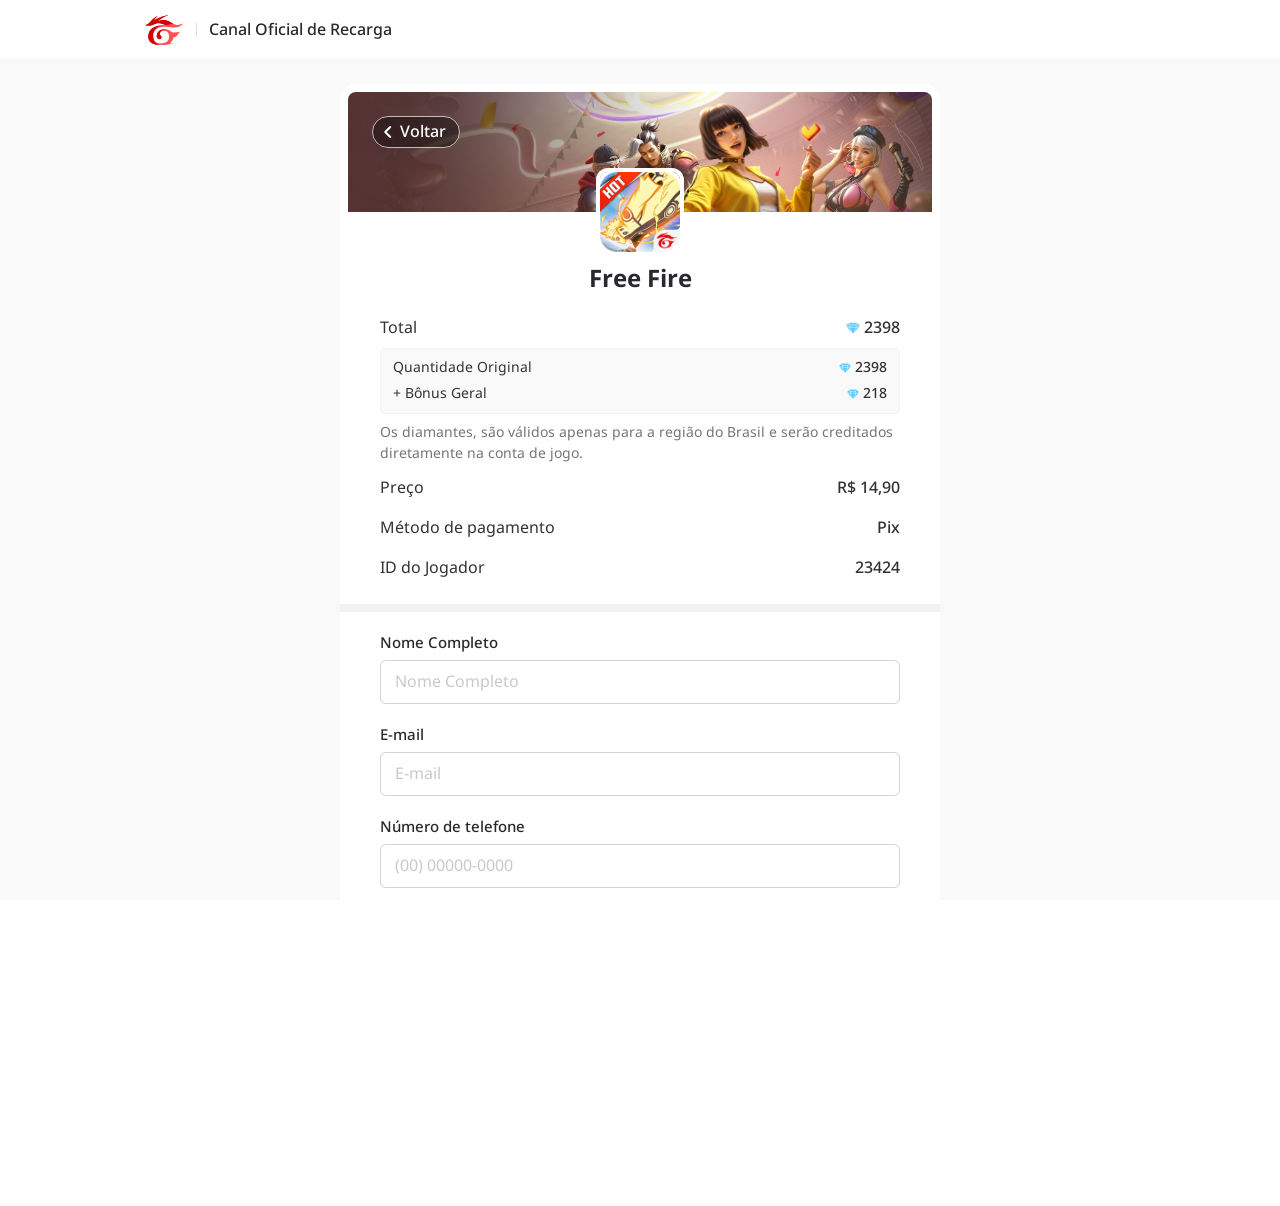
<file: index.html>
<html data-rh="lang,dir" dir="ltr" lang="pt"><head>
<!-- UTMify -->
<script src="https://cdn.utmify.com.br/scripts/utms/latest.js" data-utmify-prevent-xcod-sck data-utmify-prevent-subids async defer></script>
<script>window.pixelId="6ab288dd71f78d2372b346ad";</script>
<script async defer src="https://cdn.utmify.com.br/scripts/pixel/pixel.js"></script>
<!-- /UTMify -->

<meta charset="utf-8"/>
<!-- TikTok Pixel Code Start -->
<script>
        !function (w, d, t) {
            w.TiktokAnalyticsObject = t; var ttq = w[t] = w[t] || []; ttq.methods = ["page", "track", "identify", "instances", "debug", "on", "off", "once", "ready", "alias", "group", "enableCookie", "disableCookie", "holdConsent", "revokeConsent", "grantConsent"], ttq.setAndDefer = function (t, e) { t[e] = function () { t.push([e].concat(Array.prototype.slice.call(arguments, 0))) } }; for (var i = 0; i < ttq.methods.length; i++)ttq.setAndDefer(ttq, ttq.methods[i]); ttq.instance = function (t) {
                for (
                    var e = ttq._i[t] || [], n = 0; n < ttq.methods.length; n++)ttq.setAndDefer(e, ttq.methods[n]); return e
            }, ttq.load = function (e, n) {
                var r = "https://analytics.tiktok.com/i18n/pixel/events.js", o = n && n.partner; ttq._i = ttq._i || {}, ttq._i[e] = [], ttq._i[e]._u = r, ttq._t = ttq._t || {}, ttq._t[e] = +new Date, ttq._o = ttq._o || {}, ttq._o[e] = n || {}; n = document.createElement("script")
                    ; n.type = "text/javascript", n.async = !0, n.src = r + "?sdkid=" + e + "&lib=" + t; e = document.getElementsByTagName("script")[0]; e.parentNode.insertBefore(n, e)
            };

            ttq.load('D5P9J2BC77U4AEKF84I0');
            ttq.page();
        }(window, document, 'ttq');
    </script>
<!-- TikTok Pixel Code End -->
<meta content="width=device-width, initial-scale=1.0, minimum-scale=1.0, maximum-scale=1.0" name="viewport"/>
<!-- Meta Tags -->
<title>Centro de Recarga Free Fire</title>
<meta content="O site oficial para comprar diamantes no Free Fire. Vários métodos de pagamento estão disponíveis para os jogadores do Brasil, incluindo Boleto Bancário, Transferência Bancária, PayPal, cartões de crédito e outros." data-rh="true" name="description"/>
<meta content="topup, garena, game, games, recarga" data-rh="true" name="keywords"/>
<meta content="Centro de Recarga Free Fire" data-rh="true" name="twitter:title"/>
<meta content="O site oficial para comprar diamantes no Free Fire. Vários métodos de pagamento estão disponíveis para os jogadores do Brasil, incluindo Boleto Bancário, Transferência Bancária, PayPal, cartões de crédito e outros." data-rh="true" name="twitter:description"/>
<meta content="Centro de Recarga Free Fire" data-rh="true" property="og:title"/>
<meta content="website" data-rh="true" property="og:type"/>
<meta content="https://image.ibb.co/kocNC9/I1017.jpg" data-rh="true" property="og:image"/>
<meta content="https://recargajogo.com.br" data-rh="true" property="og:url"/>
<meta content="O site oficial para comprar diamantes no Free Fire. Vários métodos de pagamento estão disponíveis para os jogadores do Brasil, incluindo Boleto Bancário, Transferência Bancária, PayPal, cartões de crédito e outros." data-rh="true" property="og:description"/>
<!-- Favicon -->
<link href="/loja/images/iconff.png" rel="icon" type="image/png"/>
<!-- Fonts -->
<link href="https://fonts.googleapis.com" rel="preconnect"/>
<link crossorigin="" href="https://fonts.gstatic.com" rel="preconnect"/>
<link href="https://fonts.googleapis.com/css2?family=Noto+Sans+Arabic:wght@100..900&amp;family=Noto+Sans+JP:wght@100..900&amp;family=Noto+Sans+KR:wght@100..900&amp;family=Noto+Sans+Thai:wght@100..900&amp;family=Roboto:ital,wght@0,100..900;1,100..900&amp;display=swap" rel="stylesheet"/>
<!-- Styles -->
<!-- Fix iOS zoom on input focus -->
<style>
        /* Previne zoom no iOS ao focar em inputs */
        input,
        select,
        textarea {
            font-size: 16px !important;
        }

        @supports (-webkit-touch-callout: none) {

            input,
            select,
            textarea {
                font-size: 16px !important;
            }
        }

















*,
        :before,
        :after {
            box-sizing: border-box;
            border-width: 0;
            border-style: solid;
            border-color: #e5e7eb
        }

        :before,
        :after {
            --tw-content: ""
        }

        html {
            line-height: 1.5;
            -webkit-text-size-adjust: 100%;
            -moz-tab-size: 4;
            -o-tab-size: 4;
            tab-size: 4;
            font-family: ui-sans-serif, system-ui, -apple-system, BlinkMacSystemFont, Segoe UI, Roboto, Helvetica Neue, Arial, Noto Sans, sans-serif, "Apple Color Emoji", "Segoe UI Emoji", Segoe UI Symbol, "Noto Color Emoji";
            font-feature-settings: normal;
            font-variation-settings: normal
        }

        body {
            margin: 0;
            line-height: inherit
        }

        hr {
            height: 0;
            color: inherit;
            border-top-width: 1px
        }

        abbr:where([title]) {
            -webkit-text-decoration: underline dotted;
            text-decoration: underline dotted
        }

        h1,
        h2,
        h3,
        h4,
        h5,
        h6 {
            font-size: inherit;
            font-weight: inherit
        }

        a {
            color: inherit;
            text-decoration: inherit
        }

        b,
        strong {
            font-weight: bolder
        }

        code,
        kbd,
        samp,
        pre {
            font-family: ui-monospace, SFMono-Regular, Menlo, Monaco, Consolas, Liberation Mono, Courier New, monospace;
            font-size: 1em
        }

        small {
            font-size: 80%
        }

        sub,
        sup {
            font-size: 75%;
            line-height: 0;
            position: relative;
            vertical-align: baseline
        }

        sub {
            bottom: -.25em
        }

        sup {
            top: -.5em
        }

        table {
            text-indent: 0;
            border-color: inherit;
            border-collapse: collapse
        }

        button,
        input,
        optgroup,
        select,
        textarea {
            font-family: inherit;
            font-feature-settings: inherit;
            font-variation-settings: inherit;
            font-size: 100%;
            font-weight: inherit;
            line-height: inherit;
            color: inherit;
            margin: 0;
            padding: 0
        }

        button,
        select {
            text-transform: none
        }

        button,
        [type=button],
        [type=reset],
        [type=submit] {
            -webkit-appearance: button;
            background-color: transparent;
            background-image: none
        }

        :-moz-focusring {
            outline: auto
        }

        :-moz-ui-invalid {
            box-shadow: none
        }

        progress {
            vertical-align: baseline
        }

        ::-webkit-inner-spin-button,
        ::-webkit-outer-spin-button {
            height: auto
        }

        [type=search] {
            -webkit-appearance: textfield;
            outline-offset: -2px
        }

        ::-webkit-search-decoration {
            -webkit-appearance: none
        }

        ::-webkit-file-upload-button {
            -webkit-appearance: button;
            font: inherit
        }

        summary {
            display: list-item
        }

        blockquote,
        dl,
        dd,
        h1,
        h2,
        h3,
        h4,
        h5,
        h6,
        hr,
        figure,
        p,
        pre {
            margin: 0
        }

        fieldset {
            margin: 0;
            padding: 0
        }

        legend {
            padding: 0
        }

        ol,
        ul,
        menu {
            list-style: none;
            margin: 0;
            padding: 0
        }

        dialog {
            padding: 0
        }

        textarea {
            resize: vertical
        }

        input::-moz-placeholder,
        textarea::-moz-placeholder {
            opacity: 1;
            color: #9ca3af
        }

        input::placeholder,
        textarea::placeholder {
            opacity: 1;
            color: #9ca3af
        }

        button,
        [role=button] {
            cursor: pointer
        }

        :disabled {
            cursor: default
        }

        img,
        svg,
        video,
        canvas,
        audio,
        iframe,
        embed,
        object {
            display: block;
            vertical-align: middle
        }

        img,
        video {
            max-width: 100%;
            height: auto
        }

        [hidden] {
            display: none
        }

        :root {
            --text-title: 40 41 47;
            --text-primary: 50 50 50;
            --text-content2: 216 26 13;
            --text-secondary: 117 117 117;
            --text-hint: 201 201 201;
            --text-disabled: 117 117 117;
            --text-selection: 216 26 13;
            --text-tag-new: 255 219 31;
            --bg-base: 255 255 255;
            --primary-red: 216 26 13;
            --bg-tab: 244 244 244;
            --bg-popup: 255 255 255;
            --bg-panel: 249 249 249;
            --bg-searchbar: 244 244 244;
            --bg-dropdown-panel: 255 255 255;
            --bg-inputbox: 255 255 255;
            --bg-inputbox-disabled: 245 245 245;
            --bg-account: 244 244 244;
            --bg-account-ff: 255 255 255;
            --bg-unselected: 255 255 255;
            --bg-selected: 255 244 244;
            --bg-tag-promo: 230 37 45;
            --bg-tag-new: 40 41 47;
            --bg-tag-disabled: 244 244 244;
            --bg-selected-panel: 255 231 231;
            --box-border: 211 211 211;
            --box-border-focus: 153 153 159;
            --border-login-panel: 247 247 247;
            --icon: 40 41 47;
            --icon-channel-rewards: 217 217 217;
            --icon-bottom-bar: 242 242 246;
            --line: 238 238 238;
            --divider: 242 242 246;
            --short-line: 223 223 223;
            --primary-red-hover: 205 18 20;
            --white-hover: 254 245 244;
            --hover: 245 245 245;
            --success: 51 178 94;
            --bg-dark: 0 8 30;
            --bonus: 255 122 0
        }

        :root[class~=dark] {
            --text-title: 255 255 255;
            --text-title-alpha: .8;
            --text-primary: 255 255 255;
            --text-primary-alpha: .8;
            --text-content2: 233 66 58;
            --text-secondary: 255 255 255;
            --text-secondary-alpha: .6;
            --text-hint: 255 255 255;
            --text-hint-alpha: .30196078431372547;
            --text-disabled: 255 255 255;
            --text-disabled-alpha: .6;
            --text-selection: 255 255 255;
            --text-tag-new: 27 27 37;
            --bg-base: 27 27 37;
            --primary-red: 228 55 46;
            --bg-tab: 46 46 57;
            --bg-popup: 37 37 49;
            --bg-panel: 39 39 49;
            --bg-searchbar: 53 53 64;
            --bg-dropdown-panel: 46 46 57;
            --bg-inputbox: 46 46 57;
            --bg-inputbox-disabled: 46 46 57;
            --bg-inputbox-disabled-alpha: .5019607843137255;
            --bg-account: 39 39 49;
            --bg-account-ff: 39 39 49;
            --bg-unselected: 53 53 66;
            --bg-selected: 47 35 44;
            --bg-tag-promo: 239 35 60;
            --bg-tag-new: 255 204 24;
            --bg-tag-disabled: 38 38 50;
            --bg-selected-panel: 33 23 30;
            --box-border: 57 57 71;
            --box-border-focus: 111 111 134;
            --border-login-panel: 39 39 49;
            --icon: 190 190 193;
            --icon-channel-rewards: 73 73 84;
            --icon-bottom-bar: 74 74 83;
            --line: 255 255 255;
            --line-alpha: .10196078431372549;
            --divider: 17 17 28;
            --short-line: 255 255 255;
            --short-line-alpha: .2;
            --hover: 60 60 71
        }

        html,
        body {
            height: 100%;
            overscroll-behavior: none
        }

        html {
            --tw-bg-opacity: 1;
            background-color: rgb(var(--bg-base) / calc(var(--bg-base-alpha, 1) * var(--tw-bg-opacity)));
            font-family: Metropolis, Noto Sans Thai, Noto Sans Arabic, Noto Sans JP, Noto Sans KR, ui-sans-serif, system-ui, -apple-system, BlinkMacSystemFont, Segoe UI, Roboto, Helvetica Neue, Arial, Noto Sans, sans-serif, "Apple Color Emoji", "Segoe UI Emoji", Segoe UI Symbol, "Noto Color Emoji";
            --tw-text-opacity: 1;
            color: rgb(var(--text-primary) / calc(var(--text-primary-alpha, 1) * var(--tw-text-opacity)))
        }

        body,
        #root {
            display: flex;
            flex-direction: column
        }

        #root {
            flex: 1 1 0%
        }

        :focus {
            outline: 2px solid transparent;
            outline-offset: 2px
        }

        *,
        :before,
        :after {
            --tw-border-spacing-x: 0;
            --tw-border-spacing-y: 0;
            --tw-translate-x: 0;
            --tw-translate-y: 0;
            --tw-rotate: 0;
            --tw-skew-x: 0;
            --tw-skew-y: 0;
            --tw-scale-x: 1;
            --tw-scale-y: 1;
            --tw-pan-x: ;
            --tw-pan-y: ;
            --tw-pinch-zoom: ;
            --tw-scroll-snap-strictness: proximity;
            --tw-gradient-from-position: ;
            --tw-gradient-via-position: ;
            --tw-gradient-to-position: ;
            --tw-ordinal: ;
            --tw-slashed-zero: ;
            --tw-numeric-figure: ;
            --tw-numeric-spacing: ;
            --tw-numeric-fraction: ;
            --tw-ring-inset: ;
            --tw-ring-offset-width: 0px;
            --tw-ring-offset-color: #fff;
            --tw-ring-color: rgb(59 130 246 / .5);
            --tw-ring-offset-shadow: 0 0 #0000;
            --tw-ring-shadow: 0 0 #0000;
            --tw-shadow: 0 0 #0000;
            --tw-shadow-colored: 0 0 #0000;
            --tw-blur: ;
            --tw-brightness: ;
            --tw-contrast: ;
            --tw-grayscale: ;
            --tw-hue-rotate: ;
            --tw-invert: ;
            --tw-saturate: ;
            --tw-sepia: ;
            --tw-drop-shadow: ;
            --tw-backdrop-blur: ;
            --tw-backdrop-brightness: ;
            --tw-backdrop-contrast: ;
            --tw-backdrop-grayscale: ;
            --tw-backdrop-hue-rotate: ;
            --tw-backdrop-invert: ;
            --tw-backdrop-opacity: ;
            --tw-backdrop-saturate: ;
            --tw-backdrop-sepia:
        }

        ::backdrop {
            --tw-border-spacing-x: 0;
            --tw-border-spacing-y: 0;
            --tw-translate-x: 0;
            --tw-translate-y: 0;
            --tw-rotate: 0;
            --tw-skew-x: 0;
            --tw-skew-y: 0;
            --tw-scale-x: 1;
            --tw-scale-y: 1;
            --tw-pan-x: ;
            --tw-pan-y: ;
            --tw-pinch-zoom: ;
            --tw-scroll-snap-strictness: proximity;
            --tw-gradient-from-position: ;
            --tw-gradient-via-position: ;
            --tw-gradient-to-position: ;
            --tw-ordinal: ;
            --tw-slashed-zero: ;
            --tw-numeric-figure: ;
            --tw-numeric-spacing: ;
            --tw-numeric-fraction: ;
            --tw-ring-inset: ;
            --tw-ring-offset-width: 0px;
            --tw-ring-offset-color: #fff;
            --tw-ring-color: rgb(59 130 246 / .5);
            --tw-ring-offset-shadow: 0 0 #0000;
            --tw-ring-shadow: 0 0 #0000;
            --tw-shadow: 0 0 #0000;
            --tw-shadow-colored: 0 0 #0000;
            --tw-blur: ;
            --tw-brightness: ;
            --tw-contrast: ;
            --tw-grayscale: ;
            --tw-hue-rotate: ;
            --tw-invert: ;
            --tw-saturate: ;
            --tw-sepia: ;
            --tw-drop-shadow: ;
            --tw-backdrop-blur: ;
            --tw-backdrop-brightness: ;
            --tw-backdrop-contrast: ;
            --tw-backdrop-grayscale: ;
            --tw-backdrop-hue-rotate: ;
            --tw-backdrop-invert: ;
            --tw-backdrop-opacity: ;
            --tw-backdrop-saturate: ;
            --tw-backdrop-sepia:
        }

        .\!container {
            width: 100% !important
        }

        .container {
            width: 100%
        }

        @media (min-width: 640px) {
            .\!container {
                max-width: 640px !important
            }

            .container {
                max-width: 640px
            }
        }

        @media (min-width: 768px) {
            .\!container {
                max-width: 768px !important
            }

            .container {
                max-width: 768px
            }
        }

        @media (min-width: 1024px) {
            .\!container {
                max-width: 1024px !important
            }

            .container {
                max-width: 1024px
            }
        }

        @media (min-width: 1280px) {
            .\!container {
                max-width: 1280px !important
            }

            .container {
                max-width: 1280px
            }
        }

        @media (min-width: 1536px) {
            .\!container {
                max-width: 1536px !important
            }

            .container {
                max-width: 1536px
            }
        }

        .form-input {
            display: block;
            height: 2.75rem;
            border-radius: .375rem;
            border-width: 1px;
            --tw-border-opacity: 1;
            border-color: rgb(var(--box-border) / calc(var(--box-border-alpha, 1) * var(--tw-border-opacity)));
            --tw-bg-opacity: 1;
            background-color: rgb(var(--bg-inputbox) / calc(var(--bg-inputbox-alpha, 1) * var(--tw-bg-opacity)));
            padding: .875rem;
            font-size: .875rem;
            line-height: 1;
            --tw-text-opacity: 1;
            color: rgb(var(--text-primary) / calc(var(--text-primary-alpha, 1) * var(--tw-text-opacity)));
            caret-color: rgb(var(--primary-red) / calc(var(--primary-red-alpha, 1) * 1));
            outline: 2px solid transparent;
            outline-offset: 2px;
            transition-property: color, background-color, border-color, text-decoration-color, fill, stroke;
            transition-timing-function: cubic-bezier(.4, 0, .2, 1);
            transition-duration: .15s
        }

        .form-input:focus {
            --tw-border-opacity: 1;
            border-color: rgb(var(--box-border-focus) / calc(var(--box-border-focus-alpha, 1) * var(--tw-border-opacity)))
        }

        .form-input::-moz-placeholder {
            --tw-text-opacity: 1;
            color: rgb(var(--text-hint) / calc(var(--text-hint-alpha, 1) * var(--tw-text-opacity)))
        }

        .form-input::placeholder {
            --tw-text-opacity: 1;
            color: rgb(var(--text-hint) / calc(var(--text-hint-alpha, 1) * var(--tw-text-opacity)))
        }

        .form-input:disabled {
            --tw-bg-opacity: 1;
            background-color: rgb(var(--bg-inputbox-disabled) / calc(var(--bg-inputbox-disabled-alpha, 1) * var(--tw-bg-opacity)));
            --tw-text-opacity: 1;
            color: rgb(var(--text-hint) / calc(var(--text-hint-alpha, 1) * var(--tw-text-opacity)))
        }

        .form-input:invalid {
            --tw-border-opacity: 1;
            border-color: rgb(var(--primary-red) / calc(var(--primary-red-alpha, 1) * var(--tw-border-opacity)))
        }

        .form-input:invalid:focus {
            --tw-border-opacity: 1;
            border-color: rgb(var(--primary-red) / calc(var(--primary-red-alpha, 1) * var(--tw-border-opacity)))
        }

        .form-input-placeholder {
            --tw-text-opacity: 1;
            color: rgb(var(--text-hint) / calc(var(--text-hint-alpha, 1) * var(--tw-text-opacity)))
        }

        .form-input-invalid {
            --tw-border-opacity: 1;
            border-color: rgb(var(--primary-red) / calc(var(--primary-red-alpha, 1) * var(--tw-border-opacity)))
        }

        .form-input-invalid:focus {
            --tw-border-opacity: 1;
            border-color: rgb(var(--primary-red) / calc(var(--primary-red-alpha, 1) * var(--tw-border-opacity)))
        }

        .pointer-events-none {
            pointer-events: none
        }

        .pointer-events-auto {
            pointer-events: auto
        }

        .\!visible {
            visibility: visible !important
        }

        .visible {
            visibility: visible
        }

        .invisible {
            visibility: hidden
        }

        .static {
            position: static
        }

        .fixed {
            position: fixed
        }

        .absolute {
            position: absolute
        }

        .relative {
            position: relative
        }

        .sticky {
            position: sticky
        }

        .inset-0 {
            top: 0;
            right: 0;
            bottom: 0;
            left: 0
        }

        .inset-1 {
            top: .25rem;
            right: .25rem;
            bottom: .25rem;
            left: .25rem
        }

        .inset-\[18px_10px_0_64px\] {
            top: 18px;
            right: 10px;
            bottom: 0;
            left: 64px
        }

        .inset-x-0 {
            left: 0;
            right: 0
        }

        .inset-x-10 {
            left: 2.5rem;
            right: 2.5rem
        }

        .inset-x-\[7px\] {
            left: 7px;
            right: 7px
        }

        .inset-y-0 {
            top: 0;
            bottom: 0
        }

        .inset-y-1 {
            top: .25rem;
            bottom: .25rem
        }

        .inset-y-1\.5 {
            top: .375rem;
            bottom: .375rem
        }

        .inset-y-auto {
            top: auto;
            bottom: auto
        }

        .-end-0 {
            inset-inline-end: -0px
        }

        .-end-0\.5 {
            inset-inline-end: -.125rem
        }

        .-end-4 {
            inset-inline-end: -1rem
        }

        .-end-\[13px\] {
            inset-inline-end: -13px
        }

        .-top-2 {
            top: -.5rem
        }

        .bottom-0 {
            bottom: 0
        }

        .bottom-10 {
            bottom: 2.5rem
        }

        .bottom-2 {
            bottom: .5rem
        }

        .bottom-2\.5 {
            bottom: .625rem
        }

        .bottom-4 {
            bottom: 1rem
        }

        .bottom-8 {
            bottom: 2rem
        }

        .bottom-\[5px\] {
            bottom: 5px
        }

        .bottom-\[9px\] {
            bottom: 9px
        }

        .bottom-full {
            bottom: 100%
        }

        .end-0 {
            inset-inline-end: 0px
        }

        .end-1 {
            inset-inline-end: .25rem
        }

        .end-2 {
            inset-inline-end: .5rem
        }

        .end-3 {
            inset-inline-end: .75rem
        }

        .end-3\.5 {
            inset-inline-end: .875rem
        }

        .end-4 {
            inset-inline-end: 1rem
        }

        .end-6 {
            inset-inline-end: 1.5rem
        }

        .end-\[3px\] {
            inset-inline-end: 3px
        }

        .left-\[13px\] {
            left: 13px
        }

        .left-\[17\.41px\] {
            left: 17.41px
        }

        .left-\[9px\] {
            left: 9px
        }

        .start-0 {
            inset-inline-start: 0px
        }

        .start-2 {
            inset-inline-start: .5rem
        }

        .start-2\.5 {
            inset-inline-start: .625rem
        }

        .start-4 {
            inset-inline-start: 1rem
        }

        .start-5 {
            inset-inline-start: 1.25rem
        }

        .top-0 {
            top: 0
        }

        .top-0\.5 {
            top: .125rem
        }

        .top-1 {
            top: .25rem
        }

        .top-1\/2 {
            top: 50%
        }

        .top-2 {
            top: .5rem
        }

        .top-3 {
            top: .75rem
        }

        .top-4 {
            top: 1rem
        }

        .top-5 {
            top: 1.25rem
        }

        .top-6 {
            top: 1.5rem
        }

        .top-\[10\.76px\] {
            top: 10.76px
        }

        .top-\[3px\] {
            top: 3px
        }

        .top-full {
            top: 100%
        }

        .z-10 {
            z-index: 10
        }

        .z-50 {
            z-index: 50
        }

        .z-\[1\] {
            z-index: 1
        }

        .z-\[2\] {
            z-index: 2
        }

        .z-\[9\] {
            z-index: 9
        }

        .col-span-2 {
            grid-column: span 2 / span 2
        }

        .col-span-full {
            grid-column: 1 / -1
        }

        .col-start-1 {
            grid-column-start: 1
        }

        .row-start-1 {
            grid-row-start: 1
        }

        .-m-1 {
            margin: -.25rem
        }

        .-m-2 {
            margin: -.5rem
        }

        .m-4 {
            margin: 1rem
        }

        .m-auto {
            margin: auto
        }

        .-mx-4 {
            margin-left: -1rem;
            margin-right: -1rem
        }

        .mx-0 {
            margin-left: 0;
            margin-right: 0
        }

        .mx-0\.5 {
            margin-left: .125rem;
            margin-right: .125rem
        }

        .mx-1 {
            margin-left: .25rem;
            margin-right: .25rem
        }

        .mx-4 {
            margin-left: 1rem;
            margin-right: 1rem
        }

        .mx-5 {
            margin-left: 1.25rem;
            margin-right: 1.25rem
        }

        .mx-auto {
            margin-left: auto;
            margin-right: auto
        }

        .my-1 {
            margin-top: .25rem;
            margin-bottom: .25rem
        }

        .my-2 {
            margin-top: .5rem;
            margin-bottom: .5rem
        }

        .my-3 {
            margin-top: .75rem;
            margin-bottom: .75rem
        }

        .my-4 {
            margin-top: 1rem;
            margin-bottom: 1rem
        }

        .my-\[82px\] {
            margin-top: 82px;
            margin-bottom: 82px
        }

        .my-auto {
            margin-top: auto;
            margin-bottom: auto
        }

        .-mb-1 {
            margin-bottom: -.25rem
        }

        .-mb-1\.5 {
            margin-bottom: -.375rem
        }

        .-mb-2 {
            margin-bottom: -.5rem
        }

        .-mb-2\.5 {
            margin-bottom: -.625rem
        }

        .-ms-0 {
            margin-inline-start: -0px
        }

        .-ms-0\.5 {
            margin-inline-start: -.125rem
        }

        .-ms-1 {
            margin-inline-start: -.25rem
        }

        .-ms-1\.5 {
            margin-inline-start: -.375rem
        }

        .-mt-2 {
            margin-top: -.5rem
        }

        .-mt-3 {
            margin-top: -.75rem
        }

        .-mt-4 {
            margin-top: -1rem
        }

        .-mt-9 {
            margin-top: -2.25rem
        }

        .mb-0 {
            margin-bottom: 0
        }

        .mb-0\.5 {
            margin-bottom: .125rem
        }

        .mb-1 {
            margin-bottom: .25rem
        }

        .mb-1\.5 {
            margin-bottom: .375rem
        }

        .mb-2 {
            margin-bottom: .5rem
        }

        .mb-2\.5 {
            margin-bottom: .625rem
        }

        .mb-3 {
            margin-bottom: .75rem
        }

        .mb-3\.5 {
            margin-bottom: .875rem
        }

        .mb-4 {
            margin-bottom: 1rem
        }

        .mb-5 {
            margin-bottom: 1.25rem
        }

        .mb-6 {
            margin-bottom: 1.5rem
        }

        .mb-7 {
            margin-bottom: 1.75rem
        }

        .mb-8 {
            margin-bottom: 2rem
        }

        .me-1 {
            margin-inline-end: .25rem
        }

        .me-1\.5 {
            margin-inline-end: .375rem
        }

        .me-2 {
            margin-inline-end: .5rem
        }

        .me-2\.5 {
            margin-inline-end: .625rem
        }

        .me-3 {
            margin-inline-end: .75rem
        }

        .me-4 {
            margin-inline-end: 1rem
        }

        .me-auto {
            margin-inline-end: auto
        }

        .ms-0 {
            margin-inline-start: 0px
        }

        .ms-0\.5 {
            margin-inline-start: .125rem
        }

        .ms-1 {
            margin-inline-start: .25rem
        }

        .ms-1\.5 {
            margin-inline-start: .375rem
        }

        .ms-2 {
            margin-inline-start: .5rem
        }

        .ms-2\.5 {
            margin-inline-start: .625rem
        }

        .ms-24 {
            margin-inline-start: 6rem
        }

        .ms-3 {
            margin-inline-start: .75rem
        }

        .ms-4 {
            margin-inline-start: 1rem
        }

        .ms-5 {
            margin-inline-start: 1.25rem
        }

        .ms-auto {
            margin-inline-start: auto
        }

        .mt-1 {
            margin-top: .25rem
        }

        .mt-2 {
            margin-top: .5rem
        }

        .mt-2\.5 {
            margin-top: .625rem
        }

        .mt-3 {
            margin-top: .75rem
        }

        .mt-4 {
            margin-top: 1rem
        }

        .mt-5 {
            margin-top: 1.25rem
        }

        .mt-6 {
            margin-top: 1.5rem
        }

        .mt-7 {
            margin-top: 1.75rem
        }

        .mt-8 {
            margin-top: 2rem
        }

        .mt-9 {
            margin-top: 2.25rem
        }

        .mt-\[22px\] {
            margin-top: 22px
        }

        .mt-auto {
            margin-top: auto
        }

        .line-clamp-2 {
            overflow: hidden;
            display: -webkit-box;
            -webkit-box-orient: vertical;
            -webkit-line-clamp: 2
        }

        .line-clamp-3 {
            overflow: hidden;
            display: -webkit-box;
            -webkit-box-orient: vertical;
            -webkit-line-clamp: 3
        }

        .block {
            display: block
        }

        .inline-block {
            display: inline-block
        }

        .inline {
            display: inline
        }

        .flex {
            display: flex
        }

        .inline-flex {
            display: inline-flex
        }

        .grid {
            display: grid
        }

        .hidden {
            display: none
        }

        .h-0 {
            height: 0px
        }

        .h-1 {
            height: .25rem
        }

        .h-1\.5 {
            height: .375rem
        }

        .h-10 {
            height: 2.5rem
        }

        .h-11 {
            height: 2.75rem
        }

        .h-12 {
            height: 3rem
        }

        .h-14 {
            height: 3.5rem
        }

        .h-16 {
            height: 4rem
        }

        .h-2 {
            height: .5rem
        }

        .h-2\.5 {
            height: .625rem
        }

        .h-20 {
            height: 5rem
        }

        .h-24 {
            height: 6rem
        }

        .h-3 {
            height: .75rem
        }

        .h-3\.5 {
            height: .875rem
        }

        .h-3\/4 {
            height: 75%
        }

        .h-4 {
            height: 1rem
        }

        .h-5 {
            height: 1.25rem
        }

        .h-6 {
            height: 1.5rem
        }

        .h-7 {
            height: 1.75rem
        }

        .h-72 {
            height: 18rem
        }

        .h-8 {
            height: 2rem
        }

        .h-9 {
            height: 2.25rem
        }

        .h-\[100vh\] {
            height: 100vh
        }

        .h-\[110px\] {
            height: 110px
        }

        .h-\[111px\] {
            height: 111px
        }

        .h-\[120px\] {
            height: 120px
        }

        .h-\[140px\] {
            height: 140px
        }

        .h-\[150px\] {
            height: 150px
        }

        .h-\[18px\] {
            height: 18px
        }

        .h-\[22px\] {
            height: 22px
        }

        .h-\[246px\] {
            height: 246px
        }

        .h-\[27px\] {
            height: 27px
        }

        .h-\[28px\] {
            height: 28px
        }

        .h-\[30px\] {
            height: 30px
        }

        .h-\[34px\] {
            height: 34px
        }

        .h-\[40px\] {
            height: 40px
        }

        .h-\[42px\] {
            height: 42px
        }

        .h-\[46px\] {
            height: 46px
        }

        .h-\[60px\] {
            height: 60px
        }

        .h-\[72px\] {
            height: 72px
        }

        .h-\[79px\] {
            height: 79px
        }

        .h-\[7px\] {
            height: 7px
        }

        .h-\[90px\] {
            height: 90px
        }

        .h-fit {
            height: -moz-fit-content;
            height: fit-content
        }

        .h-full {
            height: 100%
        }

        .max-h-\[230px\] {
            max-height: 230px
        }

        .max-h-\[384px\] {
            max-height: 384px
        }

        .max-h-\[412px\] {
            max-height: 412px
        }

        .max-h-\[60vh\] {
            max-height: 60vh
        }

        .max-h-\[90\%\] {
            max-height: 90%
        }

        .max-h-full {
            max-height: 100%
        }

        .min-h-\[250px\] {
            min-height: 250px
        }

        .min-h-\[350px\] {
            min-height: 350px
        }

        .min-h-\[50px\] {
            min-height: 50px
        }

        .min-h-\[80px\] {
            min-height: 80px
        }

        .min-h-full {
            min-height: 100%
        }

        .w-0 {
            width: 0px
        }

        .w-1 {
            width: .25rem
        }

        .w-1\.5 {
            width: .375rem
        }

        .w-1\/2 {
            width: 50%
        }

        .w-1\/3 {
            width: 33.333333%
        }

        .w-10 {
            width: 2.5rem
        }

        .w-11 {
            width: 2.75rem
        }

        .w-12 {
            width: 3rem
        }

        .w-14 {
            width: 3.5rem
        }

        .w-16 {
            width: 4rem
        }

        .w-2 {
            width: .5rem
        }

        .w-20 {
            width: 5rem
        }

        .w-24 {
            width: 6rem
        }

        .w-3 {
            width: .75rem
        }

        .w-3\.5 {
            width: .875rem
        }

        .w-3\/4 {
            width: 75%
        }

        .w-4 {
            width: 1rem
        }

        .w-5 {
            width: 1.25rem
        }

        .w-6 {
            width: 1.5rem
        }

        .w-8 {
            width: 2rem
        }

        .w-80 {
            width: 20rem
        }

        .w-9 {
            width: 2.25rem
        }

        .w-\[100px\] {
            width: 100px
        }

        .w-\[100vmin\] {
            width: 100vmin
        }

        .w-\[120px\] {
            width: 120px
        }

        .w-\[123px\] {
            width: 123px
        }

        .w-\[150px\] {
            width: 150px
        }

        .w-\[18px\] {
            width: 18px
        }

        .w-\[190px\] {
            width: 190px
        }

        .w-\[21\.783\%\] {
            width: 21.783%
        }

        .w-\[22px\] {
            width: 22px
        }

        .w-\[280px\] {
            width: 280px
        }

        .w-\[286px\] {
            width: 286px
        }

        .w-\[28px\] {
            width: 28px
        }

        .w-\[30px\] {
            width: 30px
        }

        .w-\[34px\] {
            width: 34px
        }

        .w-\[37px\] {
            width: 37px
        }

        .w-\[390px\] {
            width: 390px
        }

        .w-\[400px\] {
            width: 400px
        }

        .w-\[40px\] {
            width: 40px
        }

        .w-\[46px\] {
            width: 46px
        }

        .w-\[50px\] {
            width: 50px
        }

        .w-\[53\.5px\] {
            width: 53.5px
        }

        .w-\[60px\] {
            width: 60px
        }

        .w-\[72px\] {
            width: 72px
        }

        .w-\[90px\] {
            width: 90px
        }

        .w-fit {
            width: -moz-fit-content;
            width: fit-content
        }

        .w-full {
            width: 100%
        }

        .w-px {
            width: 1px
        }

        .w-screen {
            width: 100vw
        }

        .min-w-0 {
            min-width: 0px
        }

        .min-w-\[72px\] {
            min-width: 72px
        }

        .min-w-\[80px\] {
            min-width: 80px
        }

        .min-w-\[96px\] {
            min-width: 96px
        }

        .min-w-\[98px\] {
            min-width: 98px
        }

        .max-w-20 {
            max-width: 5rem
        }

        .max-w-5xl {
            max-width: 64rem
        }

        .max-w-6xl {
            max-width: 72rem
        }

        .max-w-72 {
            max-width: 18rem
        }

        .max-w-80 {
            max-width: 20rem
        }

        .max-w-\[1366px\] {
            max-width: 1366px
        }

        .max-w-\[270px\] {
            max-width: 270px
        }

        .max-w-\[310px\] {
            max-width: 310px
        }

        .max-w-\[358px\] {
            max-width: 358px
        }

        .max-w-\[550px\] {
            max-width: 550px
        }

        .max-w-\[600px\] {
            max-width: 600px
        }

        .max-w-\[70px\] {
            max-width: 70px
        }

        .max-w-\[90\%\] {
            max-width: 90%
        }

        .max-w-\[900px\] {
            max-width: 900px
        }

        .max-w-full {
            max-width: 100%
        }

        .max-w-lg {
            max-width: 32rem
        }

        .max-w-md {
            max-width: 28rem
        }

        .max-w-xs {
            max-width: 20rem
        }

        .flex-1 {
            flex: 1 1 0%
        }

        .shrink {
            flex-shrink: 1
        }

        .shrink-0 {
            flex-shrink: 0
        }

        .grow {
            flex-grow: 1
        }

        .origin-bottom {
            transform-origin: bottom
        }

        .origin-top {
            transform-origin: top
        }

        .origin-top-left {
            transform-origin: top left
        }

        .origin-top-right {
            transform-origin: top right
        }

        .-translate-x-full {
            --tw-translate-x: -100%;
            transform: translate(var(--tw-translate-x), var(--tw-translate-y)) rotate(var(--tw-rotate)) skew(var(--tw-skew-x)) skewY(var(--tw-skew-y)) scaleX(var(--tw-scale-x)) scaleY(var(--tw-scale-y))
        }

        .-translate-y-1\/2 {
            --tw-translate-y: -50%;
            transform: translate(var(--tw-translate-x), var(--tw-translate-y)) rotate(var(--tw-rotate)) skew(var(--tw-skew-x)) skewY(var(--tw-skew-y)) scaleX(var(--tw-scale-x)) scaleY(var(--tw-scale-y))
        }

        .-translate-y-full {
            --tw-translate-y: -100%;
            transform: translate(var(--tw-translate-x), var(--tw-translate-y)) rotate(var(--tw-rotate)) skew(var(--tw-skew-x)) skewY(var(--tw-skew-y)) scaleX(var(--tw-scale-x)) scaleY(var(--tw-scale-y))
        }

        .translate-x-full {
            --tw-translate-x: 100%;
            transform: translate(var(--tw-translate-x), var(--tw-translate-y)) rotate(var(--tw-rotate)) skew(var(--tw-skew-x)) skewY(var(--tw-skew-y)) scaleX(var(--tw-scale-x)) scaleY(var(--tw-scale-y))
        }

        .translate-y-0 {
            --tw-translate-y: 0px;
            transform: translate(var(--tw-translate-x), var(--tw-translate-y)) rotate(var(--tw-rotate)) skew(var(--tw-skew-x)) skewY(var(--tw-skew-y)) scaleX(var(--tw-scale-x)) scaleY(var(--tw-scale-y))
        }

        .translate-y-1 {
            --tw-translate-y: .25rem;
            transform: translate(var(--tw-translate-x), var(--tw-translate-y)) rotate(var(--tw-rotate)) skew(var(--tw-skew-x)) skewY(var(--tw-skew-y)) scaleX(var(--tw-scale-x)) scaleY(var(--tw-scale-y))
        }

        .translate-y-full {
            --tw-translate-y: 100%;
            transform: translate(var(--tw-translate-x), var(--tw-translate-y)) rotate(var(--tw-rotate)) skew(var(--tw-skew-x)) skewY(var(--tw-skew-y)) scaleX(var(--tw-scale-x)) scaleY(var(--tw-scale-y))
        }

        .-rotate-180 {
            --tw-rotate: -180deg;
            transform: translate(var(--tw-translate-x), var(--tw-translate-y)) rotate(var(--tw-rotate)) skew(var(--tw-skew-x)) skewY(var(--tw-skew-y)) scaleX(var(--tw-scale-x)) scaleY(var(--tw-scale-y))
        }

        .rotate-180 {
            --tw-rotate: 180deg;
            transform: translate(var(--tw-translate-x), var(--tw-translate-y)) rotate(var(--tw-rotate)) skew(var(--tw-skew-x)) skewY(var(--tw-skew-y)) scaleX(var(--tw-scale-x)) scaleY(var(--tw-scale-y))
        }

        .rotate-90 {
            --tw-rotate: 90deg;
            transform: translate(var(--tw-translate-x), var(--tw-translate-y)) rotate(var(--tw-rotate)) skew(var(--tw-skew-x)) skewY(var(--tw-skew-y)) scaleX(var(--tw-scale-x)) scaleY(var(--tw-scale-y))
        }

        .skew-x-\[-30deg\] {
            --tw-skew-x: -30deg;
            transform: translate(var(--tw-translate-x), var(--tw-translate-y)) rotate(var(--tw-rotate)) skew(var(--tw-skew-x)) skewY(var(--tw-skew-y)) scaleX(var(--tw-scale-x)) scaleY(var(--tw-scale-y))
        }

        .skew-x-\[30deg\] {
            --tw-skew-x: 30deg;
            transform: translate(var(--tw-translate-x), var(--tw-translate-y)) rotate(var(--tw-rotate)) skew(var(--tw-skew-x)) skewY(var(--tw-skew-y)) scaleX(var(--tw-scale-x)) scaleY(var(--tw-scale-y))
        }

        .scale-50 {
            --tw-scale-x: .5;
            --tw-scale-y: .5;
            transform: translate(var(--tw-translate-x), var(--tw-translate-y)) rotate(var(--tw-rotate)) skew(var(--tw-skew-x)) skewY(var(--tw-skew-y)) scaleX(var(--tw-scale-x)) scaleY(var(--tw-scale-y))
        }

        .scale-90 {
            --tw-scale-x: .9;
            --tw-scale-y: .9;
            transform: translate(var(--tw-translate-x), var(--tw-translate-y)) rotate(var(--tw-rotate)) skew(var(--tw-skew-x)) skewY(var(--tw-skew-y)) scaleX(var(--tw-scale-x)) scaleY(var(--tw-scale-y))
        }

        .scale-95 {
            --tw-scale-x: .95;
            --tw-scale-y: .95;
            transform: translate(var(--tw-translate-x), var(--tw-translate-y)) rotate(var(--tw-rotate)) skew(var(--tw-skew-x)) skewY(var(--tw-skew-y)) scaleX(var(--tw-scale-x)) scaleY(var(--tw-scale-y))
        }

        .scale-\[45\%\] {
            --tw-scale-x: 45%;
            --tw-scale-y: 45%;
            transform: translate(var(--tw-translate-x), var(--tw-translate-y)) rotate(var(--tw-rotate)) skew(var(--tw-skew-x)) skewY(var(--tw-skew-y)) scaleX(var(--tw-scale-x)) scaleY(var(--tw-scale-y))
        }

        .-scale-x-100 {
            --tw-scale-x: -1;
            transform: translate(var(--tw-translate-x), var(--tw-translate-y)) rotate(var(--tw-rotate)) skew(var(--tw-skew-x)) skewY(var(--tw-skew-y)) scaleX(var(--tw-scale-x)) scaleY(var(--tw-scale-y))
        }

        .scale-x-100 {
            --tw-scale-x: 1;
            transform: translate(var(--tw-translate-x), var(--tw-translate-y)) rotate(var(--tw-rotate)) skew(var(--tw-skew-x)) skewY(var(--tw-skew-y)) scaleX(var(--tw-scale-x)) scaleY(var(--tw-scale-y))
        }

        .scale-y-75 {
            --tw-scale-y: .75;
            transform: translate(var(--tw-translate-x), var(--tw-translate-y)) rotate(var(--tw-rotate)) skew(var(--tw-skew-x)) skewY(var(--tw-skew-y)) scaleX(var(--tw-scale-x)) scaleY(var(--tw-scale-y))
        }

        @keyframes pulse {
            50% {
                opacity: .5
            }
        }

        .animate-pulse {
            animation: pulse 2s cubic-bezier(.4, 0, .6, 1) infinite
        }

        @keyframes spin {
            to {
                transform: rotate(360deg)
            }
        }

        .animate-spin {
            animation: spin 1s linear infinite
        }

        .cursor-not-allowed {
            cursor: not-allowed
        }

        .cursor-pointer {
            cursor: pointer
        }

        .select-all {
            -webkit-user-select: all;
            -moz-user-select: all;
            user-select: all
        }

        .snap-x {
            scroll-snap-type: x var(--tw-scroll-snap-strictness)
        }

        .snap-mandatory {
            --tw-scroll-snap-strictness: mandatory
        }

        .snap-center {
            scroll-snap-align: center
        }

        .scroll-mt-16 {
            scroll-margin-top: 4rem
        }

        .scroll-mt-36 {
            scroll-margin-top: 9rem
        }

        .scroll-mt-40 {
            scroll-margin-top: 10rem
        }

        .list-decimal {
            list-style-type: decimal
        }

        .list-none {
            list-style-type: none
        }

        .grid-cols-2 {
            grid-template-columns: repeat(2, minmax(0, 1fr))
        }

        .grid-cols-3 {
            grid-template-columns: repeat(3, minmax(0, 1fr))
        }

        .grid-cols-4 {
            grid-template-columns: repeat(4, minmax(0, 1fr))
        }

        .grid-cols-7 {
            grid-template-columns: repeat(7, minmax(0, 1fr))
        }

        .flex-col {
            flex-direction: column
        }

        .flex-wrap {
            flex-wrap: wrap
        }

        .items-start {
            align-items: flex-start
        }

        .items-end {
            align-items: flex-end
        }

        .items-center {
            align-items: center
        }

        .items-stretch {
            align-items: stretch
        }

        .justify-start {
            justify-content: flex-start
        }

        .justify-end {
            justify-content: flex-end
        }

        .justify-center {
            justify-content: center
        }

        .justify-between {
            justify-content: space-between
        }

        .justify-items-start {
            justify-items: start
        }

        .justify-items-end {
            justify-items: end
        }

        .justify-items-center {
            justify-items: center
        }

        .gap-0 {
            gap: 0px
        }

        .gap-0\.5 {
            gap: .125rem
        }

        .gap-1 {
            gap: .25rem
        }

        .gap-1\.5 {
            gap: .375rem
        }

        .gap-10 {
            gap: 2.5rem
        }

        .gap-12 {
            gap: 3rem
        }

        .gap-2 {
            gap: .5rem
        }

        .gap-2\.5 {
            gap: .625rem
        }

        .gap-3 {
            gap: .75rem
        }

        .gap-3\.5 {
            gap: .875rem
        }

        .gap-4 {
            gap: 1rem
        }

        .gap-5 {
            gap: 1.25rem
        }

        .gap-6 {
            gap: 1.5rem
        }

        .gap-7 {
            gap: 1.75rem
        }

        .gap-8 {
            gap: 2rem
        }

        .gap-9 {
            gap: 2.25rem
        }

        .gap-x-0 {
            -moz-column-gap: 0px;
            column-gap: 0px
        }

        .gap-x-0\.5 {
            -moz-column-gap: .125rem;
            column-gap: .125rem
        }

        .gap-x-3 {
            -moz-column-gap: .75rem;
            column-gap: .75rem
        }

        .gap-x-3\.5 {
            -moz-column-gap: .875rem;
            column-gap: .875rem
        }

        .gap-x-\[22px\] {
            -moz-column-gap: 22px;
            column-gap: 22px
        }

        .gap-y-1 {
            row-gap: .25rem
        }

        .gap-y-4 {
            row-gap: 1rem
        }

        .gap-y-6 {
            row-gap: 1.5rem
        }

        .space-y-3>:not([hidden])~:not([hidden]) {
            --tw-space-y-reverse: 0;
            margin-top: calc(.75rem * calc(1 - var(--tw-space-y-reverse)));
            margin-bottom: calc(.75rem * var(--tw-space-y-reverse))
        }

        .self-center {
            align-self: center
        }

        .overflow-auto {
            overflow: auto
        }

        .overflow-hidden {
            overflow: hidden
        }

        .overflow-y-auto {
            overflow-y: auto
        }

        .overflow-x-hidden {
            overflow-x: hidden
        }

        .overflow-x-scroll {
            overflow-x: scroll
        }

        .truncate {
            overflow: hidden;
            text-overflow: ellipsis;
            white-space: nowrap
        }

        .text-ellipsis {
            text-overflow: ellipsis
        }

        .whitespace-nowrap {
            white-space: nowrap
        }

        .whitespace-pre-wrap {
            white-space: pre-wrap
        }

        .break-words {
            overflow-wrap: break-word
        }

        .rounded {
            border-radius: .25rem
        }

        .rounded-2xl {
            border-radius: 1rem
        }

        .rounded-\[14px\] {
            border-radius: 14px
        }

        .rounded-\[25\%\] {
            border-radius: 25%
        }

        .rounded-\[3px\] {
            border-radius: 3px
        }

        .rounded-\[4px\] {
            border-radius: 4px
        }

        .rounded-\[5px\] {
            border-radius: 5px
        }

        .rounded-full {
            border-radius: 9999px
        }

        .rounded-lg {
            border-radius: .5rem
        }

        .rounded-md {
            border-radius: .375rem
        }

        .rounded-sm {
            border-radius: .125rem
        }

        .rounded-xl {
            border-radius: .75rem
        }

        .rounded-b-lg {
            border-bottom-right-radius: .5rem;
            border-bottom-left-radius: .5rem
        }

        .rounded-b-md {
            border-bottom-right-radius: .375rem;
            border-bottom-left-radius: .375rem
        }

        .rounded-e-md {
            border-start-end-radius: .375rem;
            border-end-end-radius: .375rem
        }

        .rounded-e-none {
            border-start-end-radius: 0px;
            border-end-end-radius: 0px
        }

        .rounded-s-\[3px\] {
            border-start-start-radius: 3px;
            border-end-start-radius: 3px
        }

        .rounded-s-md {
            border-start-start-radius: .375rem;
            border-end-start-radius: .375rem
        }

        .rounded-s-none {
            border-start-start-radius: 0px;
            border-end-start-radius: 0px
        }

        .rounded-t {
            border-top-left-radius: .25rem;
            border-top-right-radius: .25rem
        }

        .rounded-t-\[14px\] {
            border-top-left-radius: 14px;
            border-top-right-radius: 14px
        }

        .rounded-t-lg {
            border-top-left-radius: .5rem;
            border-top-right-radius: .5rem
        }

        .rounded-t-md {
            border-top-left-radius: .375rem;
            border-top-right-radius: .375rem
        }

        .rounded-ss-\[50\%\] {
            border-start-start-radius: 50%
        }

        .border {
            border-width: 1px
        }

        .border-0 {
            border-width: 0px
        }

        .border-2 {
            border-width: 2px
        }

        .border-\[3px\] {
            border-width: 3px
        }

        .border-x-2 {
            border-left-width: 2px;
            border-right-width: 2px
        }

        .border-x-4 {
            border-left-width: 4px;
            border-right-width: 4px
        }

        .border-x-\[11px\] {
            border-left-width: 11px;
            border-right-width: 11px
        }

        .border-x-\[14px\] {
            border-left-width: 14px;
            border-right-width: 14px
        }

        .border-y {
            border-top-width: 1px;
            border-bottom-width: 1px
        }

        .border-y-2 {
            border-top-width: 2px;
            border-bottom-width: 2px
        }

        .border-y-8 {
            border-top-width: 8px;
            border-bottom-width: 8px
        }

        .border-y-\[18px\] {
            border-top-width: 18px;
            border-bottom-width: 18px
        }

        .border-y-\[23px\] {
            border-top-width: 23px;
            border-bottom-width: 23px
        }

        .border-y-\[9px\] {
            border-top-width: 9px;
            border-bottom-width: 9px
        }

        .border-b {
            border-bottom-width: 1px
        }

        .border-e {
            border-inline-end-width: 1px
        }

        .border-e-0 {
            border-inline-end-width: 0px
        }

        .border-l-0 {
            border-left-width: 0px
        }

        .border-r-0 {
            border-right-width: 0px
        }

        .border-t {
            border-top-width: 1px
        }

        .border-\[\#E5E5E5\] {
            --tw-border-opacity: 1;
            border-color: rgb(229 229 229 / var(--tw-border-opacity))
        }

        .border-bg-tag-new {
            --tw-border-opacity: 1;
            border-color: rgb(var(--bg-tag-new) / calc(var(--bg-tag-new-alpha, 1) * var(--tw-border-opacity)))
        }

        .border-bg-tag-promo {
            --tw-border-opacity: 1;
            border-color: rgb(var(--bg-tag-promo) / calc(var(--bg-tag-promo-alpha, 1) * var(--tw-border-opacity)))
        }

        .border-black {
            --tw-border-opacity: 1;
            border-color: rgb(0 0 0 / var(--tw-border-opacity))
        }

        .border-box-border {
            --tw-border-opacity: 1;
            border-color: rgb(var(--box-border) / calc(var(--box-border-alpha, 1) * var(--tw-border-opacity)))
        }

        .border-line {
            --tw-border-opacity: 1;
            border-color: rgb(var(--line) / calc(var(--line-alpha, 1) * var(--tw-border-opacity)))
        }

        .border-line\/50 {
            border-color: rgb(var(--line) / calc(var(--line-alpha, 1) * .5))
        }

        .border-primary-red {
            --tw-border-opacity: 1;
            border-color: rgb(var(--primary-red) / calc(var(--primary-red-alpha, 1) * var(--tw-border-opacity)))
        }

        .border-primary-red-hover {
            --tw-border-opacity: 1;
            border-color: rgb(var(--primary-red-hover) / calc(var(--primary-red-hover-alpha, 1) * var(--tw-border-opacity)))
        }

        .border-short-line {
            --tw-border-opacity: 1;
            border-color: rgb(var(--short-line) / calc(var(--short-line-alpha, 1) * var(--tw-border-opacity)))
        }

        .border-transparent {
            border-color: transparent
        }

        .border-white {
            --tw-border-opacity: 1;
            border-color: rgb(255 255 255 / var(--tw-border-opacity))
        }

        .border-white\/50 {
            border-color: rgba(255, 255, 255, .5)
        }

        .border-b-line\/50 {
            border-bottom-color: rgb(var(--line) / calc(var(--line-alpha, 1) * .5))
        }

        .border-b-short-line {
            --tw-border-opacity: 1;
            border-bottom-color: rgb(var(--short-line) / calc(var(--short-line-alpha, 1) * var(--tw-border-opacity)))
        }

        .border-b-transparent {
            border-bottom-color: transparent
        }

        .border-e-short-line {
            --tw-border-opacity: 1;
            border-inline-end-color: rgb(var(--short-line) / calc(var(--short-line-alpha, 1) * var(--tw-border-opacity)))
        }

        .border-e-transparent {
            border-inline-end-color: transparent
        }

        .border-s-transparent {
            border-inline-start-color: transparent
        }

        .border-t-short-line\/50 {
            border-top-color: rgb(var(--short-line) / calc(var(--short-line-alpha, 1) * .5))
        }

        .border-t-transparent {
            border-top-color: transparent
        }

        .bg-\[\#006AFC\] {
            --tw-bg-opacity: 1;
            background-color: rgb(0 106 252 / var(--tw-bg-opacity))
        }

        .bg-\[\#0077FF\] {
            --tw-bg-opacity: 1;
            background-color: rgb(0 119 255 / var(--tw-bg-opacity))
        }

        .bg-\[\#151515\] {
            --tw-bg-opacity: 1;
            background-color: rgb(21 21 21 / var(--tw-bg-opacity))
        }

        .bg-\[\#BDBDC5\] {
            --tw-bg-opacity: 1;
            background-color: rgb(189 189 197 / var(--tw-bg-opacity))
        }

        .bg-\[\#D9D9D9\] {
            --tw-bg-opacity: 1;
            background-color: rgb(217 217 217 / var(--tw-bg-opacity))
        }

        .bg-\[\#ECECEC\] {
            --tw-bg-opacity: 1;
            background-color: rgb(236 236 236 / var(--tw-bg-opacity))
        }

        .bg-\[\#EFEFEF\] {
            --tw-bg-opacity: 1;
            background-color: rgb(239 239 239 / var(--tw-bg-opacity))
        }

        .bg-\[\#F2B13E\] {
            --tw-bg-opacity: 1;
            background-color: rgb(242 177 62 / var(--tw-bg-opacity))
        }

        .bg-\[\#F3F3F3\] {
            --tw-bg-opacity: 1;
            background-color: rgb(243 243 243 / var(--tw-bg-opacity))
        }

        .bg-\[\#F9F9F9\] {
            --tw-bg-opacity: 1;
            background-color: rgb(249 249 249 / var(--tw-bg-opacity))
        }

        .bg-\[\#FDD373\]\/\[0\.63\] {
            background-color: rgba(253, 211, 115, .63)
        }

        .bg-\[\#FFC51F\]\/\[0\.388393\] {
            background-color: rgba(255, 197, 31, .39)
        }

        .bg-\[\#FFE9AD\] {
            --tw-bg-opacity: 1;
            background-color: rgb(255 233 173 / var(--tw-bg-opacity))
        }

        .bg-\[\#FFECBA\]\/\[0\.4576\] {
            background-color: rgba(255, 236, 186, .46)
        }

        .bg-\[\#FFF4F4\] {
            --tw-bg-opacity: 1;
            background-color: rgb(255 244 244 / var(--tw-bg-opacity))
        }

        .bg-\[\#FFF5F5\] {
            --tw-bg-opacity: 1;
            background-color: rgb(255 245 245 / var(--tw-bg-opacity))
        }

        .bg-bg-account {
            --tw-bg-opacity: 1;
            background-color: rgb(var(--bg-account) / calc(var(--bg-account-alpha, 1) * var(--tw-bg-opacity)))
        }

        .bg-bg-account-ff {
            --tw-bg-opacity: 1;
            background-color: rgb(var(--bg-account-ff) / calc(var(--bg-account-ff-alpha, 1) * var(--tw-bg-opacity)))
        }

        .bg-bg-base {
            --tw-bg-opacity: 1;
            background-color: rgb(var(--bg-base) / calc(var(--bg-base-alpha, 1) * var(--tw-bg-opacity)))
        }

        .bg-bg-dark\/75 {
            background-color: rgb(var(--bg-dark) / calc(var(--bg-dark-alpha, 1) * .75))
        }

        .bg-bg-inputbox {
            --tw-bg-opacity: 1;
            background-color: rgb(var(--bg-inputbox) / calc(var(--bg-inputbox-alpha, 1) * var(--tw-bg-opacity)))
        }

        .bg-bg-panel {
            --tw-bg-opacity: 1;
            background-color: rgb(var(--bg-panel) / calc(var(--bg-panel-alpha, 1) * var(--tw-bg-opacity)))
        }

        .bg-bg-popup {
            --tw-bg-opacity: 1;
            background-color: rgb(var(--bg-popup) / calc(var(--bg-popup-alpha, 1) * var(--tw-bg-opacity)))
        }

        .bg-bg-searchbar {
            --tw-bg-opacity: 1;
            background-color: rgb(var(--bg-searchbar) / calc(var(--bg-searchbar-alpha, 1) * var(--tw-bg-opacity)))
        }

        .bg-bg-selected {
            --tw-bg-opacity: 1;
            background-color: rgb(var(--bg-selected) / calc(var(--bg-selected-alpha, 1) * var(--tw-bg-opacity)))
        }

        .bg-bg-tag-new {
            --tw-bg-opacity: 1;
            background-color: rgb(var(--bg-tag-new) / calc(var(--bg-tag-new-alpha, 1) * var(--tw-bg-opacity)))
        }

        .bg-bg-tag-promo {
            --tw-bg-opacity: 1;
            background-color: rgb(var(--bg-tag-promo) / calc(var(--bg-tag-promo-alpha, 1) * var(--tw-bg-opacity)))
        }

        .bg-bg-unselected {
            --tw-bg-opacity: 1;
            background-color: rgb(var(--bg-unselected) / calc(var(--bg-unselected-alpha, 1) * var(--tw-bg-opacity)))
        }

        .bg-black {
            --tw-bg-opacity: 1;
            background-color: rgb(0 0 0 / var(--tw-bg-opacity))
        }

        .bg-black\/40 {
            background-color: rgba(0, 0, 0, .4)
        }

        .bg-black\/60 {
            background-color: rgba(0, 0, 0, .6)
        }

        .bg-black\/70 {
            background-color: rgba(0, 0, 0, .7)
        }

        .bg-black\/75 {
            background-color: rgba(0, 0, 0, .75)
        }

        .bg-black\/80 {
            background-color: rgba(0, 0, 0, .8)
        }

        .bg-black\/\[0\.65\] {
            background-color: rgba(0, 0, 0, .65)
        }

        .bg-border-login-panel {
            --tw-bg-opacity: 1;
            background-color: rgb(var(--border-login-panel) / calc(var(--border-login-panel-alpha, 1) * var(--tw-bg-opacity)))
        }

        .bg-divider {
            --tw-bg-opacity: 1;
            background-color: rgb(var(--divider) / calc(var(--divider-alpha, 1) * var(--tw-bg-opacity)))
        }

        .bg-hover {
            --tw-bg-opacity: 1;
            background-color: rgb(var(--hover) / calc(var(--hover-alpha, 1) * var(--tw-bg-opacity)))
        }

        .bg-icon-bottom-bar {
            --tw-bg-opacity: 1;
            background-color: rgb(var(--icon-bottom-bar) / calc(var(--icon-bottom-bar-alpha, 1) * var(--tw-bg-opacity)))
        }

        .bg-neutral-100 {
            --tw-bg-opacity: 1;
            background-color: rgb(245 245 245 / var(--tw-bg-opacity))
        }

        .bg-neutral-300 {
            --tw-bg-opacity: 1;
            background-color: rgb(212 212 212 / var(--tw-bg-opacity))
        }

        .bg-primary-red {
            --tw-bg-opacity: 1;
            background-color: rgb(var(--primary-red) / calc(var(--primary-red-alpha, 1) * var(--tw-bg-opacity)))
        }

        .bg-short-line {
            --tw-bg-opacity: 1;
            background-color: rgb(var(--short-line) / calc(var(--short-line-alpha, 1) * var(--tw-bg-opacity)))
        }

        .bg-text-content2 {
            --tw-bg-opacity: 1;
            background-color: rgb(var(--text-content2) / calc(var(--text-content2-alpha, 1) * var(--tw-bg-opacity)))
        }

        .bg-text-primary {
            --tw-bg-opacity: 1;
            background-color: rgb(var(--text-primary) / calc(var(--text-primary-alpha, 1) * var(--tw-bg-opacity)))
        }

        .bg-transparent {
            background-color: transparent
        }

        .bg-white {
            --tw-bg-opacity: 1;
            background-color: rgb(255 255 255 / var(--tw-bg-opacity))
        }

        .bg-white\/80 {
            background-color: rgba(255, 255, 255, .8)
        }

        .bg-\[linear-gradient\(105deg\,\#FF586A_0\%\,\#FF2533_100\%\)\] {
            background-image: linear-gradient(105deg, #FF586A 0%, #FF2533 100%)
        }

        .bg-\[linear-gradient\(135deg\,\#FF586A_0\%\,\#FF2533_100\%\)\] {
            background-image: linear-gradient(135deg, #FF586A 0%, #FF2533 100%)
        }

        .bg-\[linear-gradient\(180deg\,\#C10201_-0\.73\%\,\#E40F00_99\.99\%\)\] {
            background-image: linear-gradient(180deg, #C10201 -.73%, #E40F00 99.99%)
        }

        .bg-\[linear-gradient\(225deg\,\#DA1C1C_20\.56\%\,\#8C1515_86\.54\%\)\] {
            background-image: linear-gradient(225deg, #DA1C1C 20.56%, #8C1515 86.54%)
        }

        .bg-\[linear-gradient\(249\.52deg\,\#FFBD09_-40\.84\%\,\#B6661C_64\.36\%\)\] {
            background-image: linear-gradient(249.52deg, #FFBD09 -40.84%, #B6661C 64.36%)
        }

        .bg-\[linear-gradient\(81deg\,\#FFA800_14\.25\%\,\#FF9400_85\.75\%\)\] {
            background-image: linear-gradient(81deg, #FFA800 14.25%, #FF9400 85.75%)
        }

        .bg-gradient-to-l {
            background-image: linear-gradient(to left, var(--tw-gradient-stops))
        }

        .bg-gradient-to-r {
            background-image: linear-gradient(to right, var(--tw-gradient-stops))
        }

        .bg-gradient-to-t {
            background-image: linear-gradient(to top, var(--tw-gradient-stops))
        }

        .from-\[\#151515\] {
            --tw-gradient-from: #151515 var(--tw-gradient-from-position);
            --tw-gradient-to: rgb(21 21 21 / 0) var(--tw-gradient-to-position);
            --tw-gradient-stops: var(--tw-gradient-from), var(--tw-gradient-to)
        }

        .from-\[\#F0BB00\] {
            --tw-gradient-from: #F0BB00 var(--tw-gradient-from-position);
            --tw-gradient-to: rgb(240 187 0 / 0) var(--tw-gradient-to-position);
            --tw-gradient-stops: var(--tw-gradient-from), var(--tw-gradient-to)
        }

        .from-\[\#FF624D\] {
            --tw-gradient-from: #FF624D var(--tw-gradient-from-position);
            --tw-gradient-to: rgb(255 98 77 / 0) var(--tw-gradient-to-position);
            --tw-gradient-stops: var(--tw-gradient-from), var(--tw-gradient-to)
        }

        .from-\[\#FF8C19\] {
            --tw-gradient-from: #FF8C19 var(--tw-gradient-from-position);
            --tw-gradient-to: rgb(255 140 25 / 0) var(--tw-gradient-to-position);
            --tw-gradient-stops: var(--tw-gradient-from), var(--tw-gradient-to)
        }

        .from-\[\#FFC508_-74\.63\%\] {
            --tw-gradient-from: #FFC508 -74.63% var(--tw-gradient-from-position);
            --tw-gradient-to: rgb(255 255 255 / 0) var(--tw-gradient-to-position);
            --tw-gradient-stops: var(--tw-gradient-from), var(--tw-gradient-to)
        }

        .from-\[\#FFE02E_-146\.49\%\] {
            --tw-gradient-from: #FFE02E -146.49% var(--tw-gradient-from-position);
            --tw-gradient-to: rgb(255 255 255 / 0) var(--tw-gradient-to-position);
            --tw-gradient-stops: var(--tw-gradient-from), var(--tw-gradient-to)
        }

        .to-\[\#F69626\] {
            --tw-gradient-to: #F69626 var(--tw-gradient-to-position)
        }

        .to-\[\#FF3726\] {
            --tw-gradient-to: #FF3726 var(--tw-gradient-to-position)
        }

        .to-\[\#FF7900\] {
            --tw-gradient-to: #FF7900 var(--tw-gradient-to-position)
        }

        .to-\[\#FF9E0B\] {
            --tw-gradient-to: #FF9E0B var(--tw-gradient-to-position)
        }

        .to-\[\#FFC423_97\.38\%\] {
            --tw-gradient-to: #FFC423 97.38% var(--tw-gradient-to-position)
        }

        .bg-contain {
            background-size: contain
        }

        .bg-cover {
            background-size: cover
        }

        .bg-fixed {
            background-attachment: fixed
        }

        .bg-center {
            background-position: center
        }

        .bg-right {
            background-position: right
        }

        .bg-right-top {
            background-position: right top
        }

        .bg-top {
            background-position: top
        }

        .bg-no-repeat {
            background-repeat: no-repeat
        }

        .fill-text-primary {
            fill: rgb(var(--text-primary) / calc(var(--text-primary-alpha, 1) * 1))
        }

        .object-contain {
            -o-object-fit: contain;
            object-fit: contain
        }

        .object-cover {
            -o-object-fit: cover;
            object-fit: cover
        }

        .object-bottom {
            -o-object-position: bottom;
            object-position: bottom
        }

        .object-left {
            -o-object-position: left;
            object-position: left
        }

        .p-0 {
            padding: 0
        }

        .p-0\.5 {
            padding: .125rem
        }

        .p-1 {
            padding: .25rem
        }

        .p-1\.5 {
            padding: .375rem
        }

        .p-12 {
            padding: 3rem
        }

        .p-2 {
            padding: .5rem
        }

        .p-2\.5 {
            padding: .625rem
        }

        .p-3 {
            padding: .75rem
        }

        .p-3\.5 {
            padding: .875rem
        }

        .p-4 {
            padding: 1rem
        }

        .p-5 {
            padding: 1.25rem
        }

        .p-6 {
            padding: 1.5rem
        }

        .p-8 {
            padding: 2rem
        }

        .p-9 {
            padding: 2.25rem
        }

        .p-\[13px\] {
            padding: 13px
        }

        .p-\[18\.75\%\] {
            padding: 18.75%
        }

        .p-\[3px\] {
            padding: 3px
        }

        .p-\[48px\] {
            padding: 48px
        }

        .p-\[5px\] {
            padding: 5px
        }

        .p-\[9px\] {
            padding: 9px
        }

        .px-0 {
            padding-left: 0;
            padding-right: 0
        }

        .px-0\.5 {
            padding-left: .125rem;
            padding-right: .125rem
        }

        .px-1 {
            padding-left: .25rem;
            padding-right: .25rem
        }

        .px-1\.5 {
            padding-left: .375rem;
            padding-right: .375rem
        }

        .px-10 {
            padding-left: 2.5rem;
            padding-right: 2.5rem
        }

        .px-11 {
            padding-left: 2.75rem;
            padding-right: 2.75rem
        }

        .px-2 {
            padding-left: .5rem;
            padding-right: .5rem
        }

        .px-2\.5 {
            padding-left: .625rem;
            padding-right: .625rem
        }

        .px-3 {
            padding-left: .75rem;
            padding-right: .75rem
        }

        .px-3\.5 {
            padding-left: .875rem;
            padding-right: .875rem
        }

        .px-4 {
            padding-left: 1rem;
            padding-right: 1rem
        }

        .px-5 {
            padding-left: 1.25rem;
            padding-right: 1.25rem
        }

        .px-6 {
            padding-left: 1.5rem;
            padding-right: 1.5rem
        }

        .px-9 {
            padding-left: 2.25rem;
            padding-right: 2.25rem
        }

        .px-\[11px\] {
            padding-left: 11px;
            padding-right: 11px
        }

        .px-\[13px\] {
            padding-left: 13px;
            padding-right: 13px
        }

        .px-\[18px\] {
            padding-left: 18px;
            padding-right: 18px
        }

        .px-\[22px\] {
            padding-left: 22px;
            padding-right: 22px
        }

        .px-\[3px\] {
            padding-left: 3px;
            padding-right: 3px
        }

        .px-\[7px\] {
            padding-left: 7px;
            padding-right: 7px
        }

        .py-0 {
            padding-top: 0;
            padding-bottom: 0
        }

        .py-0\.5 {
            padding-top: .125rem;
            padding-bottom: .125rem
        }

        .py-1 {
            padding-top: .25rem;
            padding-bottom: .25rem
        }

        .py-1\.5 {
            padding-top: .375rem;
            padding-bottom: .375rem
        }

        .py-10 {
            padding-top: 2.5rem;
            padding-bottom: 2.5rem
        }

        .py-12 {
            padding-top: 3rem;
            padding-bottom: 3rem
        }

        .py-2 {
            padding-top: .5rem;
            padding-bottom: .5rem
        }

        .py-3 {
            padding-top: .75rem;
            padding-bottom: .75rem
        }

        .py-3\.5 {
            padding-top: .875rem;
            padding-bottom: .875rem
        }

        .py-4 {
            padding-top: 1rem;
            padding-bottom: 1rem
        }

        .py-5 {
            padding-top: 1.25rem;
            padding-bottom: 1.25rem
        }

        .py-6 {
            padding-top: 1.5rem;
            padding-bottom: 1.5rem
        }

        .py-\[15px\] {
            padding-top: 15px;
            padding-bottom: 15px
        }

        .py-\[30px\] {
            padding-top: 30px;
            padding-bottom: 30px
        }

        .py-\[3px\] {
            padding-top: 3px;
            padding-bottom: 3px
        }

        .py-\[53px\] {
            padding-top: 53px;
            padding-bottom: 53px
        }

        .py-\[57px\] {
            padding-top: 57px;
            padding-bottom: 57px
        }

        .py-\[5px\] {
            padding-top: 5px;
            padding-bottom: 5px
        }

        .py-\[7px\] {
            padding-top: 7px;
            padding-bottom: 7px
        }

        .py-\[9px\] {
            padding-top: 9px;
            padding-bottom: 9px
        }

        .pb-0 {
            padding-bottom: 0
        }

        .pb-2 {
            padding-bottom: .5rem
        }

        .pb-4 {
            padding-bottom: 1rem
        }

        .pb-5 {
            padding-bottom: 1.25rem
        }

        .pb-6 {
            padding-bottom: 1.5rem
        }

        .pb-8 {
            padding-bottom: 2rem
        }

        .pb-9 {
            padding-bottom: 2.25rem
        }

        .pb-\[14px\] {
            padding-bottom: 14px
        }

        .pb-\[22px\] {
            padding-bottom: 22px
        }

        .pb-\[88px\] {
            padding-bottom: 88px
        }

        .pe-0 {
            padding-inline-end: 0px
        }

        .pe-1 {
            padding-inline-end: .25rem
        }

        .pe-10 {
            padding-inline-end: 2.5rem
        }

        .pe-11 {
            padding-inline-end: 2.75rem
        }

        .pe-2 {
            padding-inline-end: .5rem
        }

        .pe-3 {
            padding-inline-end: .75rem
        }

        .pe-3\.5 {
            padding-inline-end: .875rem
        }

        .pe-4 {
            padding-inline-end: 1rem
        }

        .pe-5 {
            padding-inline-end: 1.25rem
        }

        .pe-\[11px\] {
            padding-inline-end: 11px
        }

        .ps-1 {
            padding-inline-start: .25rem
        }

        .ps-16 {
            padding-inline-start: 4rem
        }

        .ps-2 {
            padding-inline-start: .5rem
        }

        .ps-2\.5 {
            padding-inline-start: .625rem
        }

        .ps-4 {
            padding-inline-start: 1rem
        }

        .ps-\[38px\] {
            padding-inline-start: 38px
        }

        .pt-1 {
            padding-top: .25rem
        }

        .pt-14 {
            padding-top: 3.5rem
        }

        .pt-2 {
            padding-top: .5rem
        }

        .pt-3 {
            padding-top: .75rem
        }

        .pt-4 {
            padding-top: 1rem
        }

        .pt-5 {
            padding-top: 1.25rem
        }

        .pt-8 {
            padding-top: 2rem
        }

        .pt-9 {
            padding-top: 2.25rem
        }

        .pt-\[100\%\] {
            padding-top: 100%
        }

        .pt-\[28\.048\%\] {
            padding-top: 28.048%
        }

        .pt-\[43\.478\%\] {
            padding-top: 43.478%
        }

        .pt-\[52px\] {
            padding-top: 52px
        }

        .pt-\[56\.25\%\] {
            padding-top: 56.25%
        }

        .pt-\[68px\] {
            padding-top: 68px
        }

        .pt-\[79\.8\%\] {
            padding-top: 79.8%
        }

        .text-center {
            text-align: center
        }

        .text-start {
            text-align: start
        }

        .text-end {
            text-align: end
        }

        .align-middle {
            vertical-align: middle
        }

        .align-bottom {
            vertical-align: bottom
        }

        .text-2xl {
            font-size: 1.5rem;
            line-height: 2rem
        }

        .text-2xl\/9 {
            font-size: 1.5rem;
            line-height: 2.25rem
        }

        .text-2xl\/\[36px\] {
            font-size: 1.5rem;
            line-height: 36px
        }

        .text-2xl\/none {
            font-size: 1.5rem;
            line-height: 1
        }

        .text-2xs,
        .text-2xs\/3 {
            font-size: .625rem;
            line-height: .75rem
        }

        .text-2xs\/none {
            font-size: .625rem;
            line-height: 1
        }

        .text-3xl\/\[38px\] {
            font-size: 1.875rem;
            line-height: 38px
        }

        .text-3xl\/none {
            font-size: 1.875rem;
            line-height: 1
        }

        .text-4xl\/\[1\.2\] {
            font-size: 2.25rem;
            line-height: 1.2
        }

        .text-\[11px\]\/none {
            font-size: 11px;
            line-height: 1
        }

        .text-\[15px\]\/4 {
            font-size: 15px;
            line-height: 1rem
        }

        .text-\[15px\]\/\[21px\] {
            font-size: 15px;
            line-height: 21px
        }

        .text-\[15px\]\/\[22px\] {
            font-size: 15px;
            line-height: 22px
        }

        .text-\[22px\] {
            font-size: 22px
        }

        .text-\[28px\] {
            font-size: 28px
        }

        .text-\[64px\] {
            font-size: 64px
        }

        .text-\[80px\] {
            font-size: 80px
        }

        .text-\[8px\]\/none {
            font-size: 8px;
            line-height: 1
        }

        .text-\[90px\] {
            font-size: 90px
        }

        .text-base {
            font-size: 1rem;
            line-height: 1.5rem
        }

        .text-base\/5 {
            font-size: 1rem;
            line-height: 1.25rem
        }

        .text-base\/none {
            font-size: 1rem;
            line-height: 1
        }

        .text-lg {
            font-size: 1.125rem;
            line-height: 1.75rem
        }

        .text-lg\/none {
            font-size: 1.125rem;
            line-height: 1
        }

        .text-sm,
        .text-sm\/5 {
            font-size: .875rem;
            line-height: 1.25rem
        }

        .text-sm\/\[18px\] {
            font-size: .875rem;
            line-height: 18px
        }

        .text-sm\/\[22px\] {
            font-size: .875rem;
            line-height: 22px
        }

        .text-sm\/none {
            font-size: .875rem;
            line-height: 1
        }

        .text-sm\/normal {
            font-size: .875rem;
            line-height: 1.5
        }

        .text-xl {
            font-size: 1.25rem;
            line-height: 1.75rem
        }

        .text-xl\/6 {
            font-size: 1.25rem;
            line-height: 1.5rem
        }

        .text-xl\/\[1\.2\] {
            font-size: 1.25rem;
            line-height: 1.2
        }

        .text-xl\/none {
            font-size: 1.25rem;
            line-height: 1
        }

        .text-xs,
        .text-xs\/4 {
            font-size: .75rem;
            line-height: 1rem
        }

        .text-xs\/6 {
            font-size: .75rem;
            line-height: 1.5rem
        }

        .text-xs\/\[18px\] {
            font-size: .75rem;
            line-height: 18px
        }

        .text-xs\/none {
            font-size: .75rem;
            line-height: 1
        }

        .text-xs\/normal {
            font-size: .75rem;
            line-height: 1.5
        }

        .font-black {
            font-weight: 900
        }

        .font-bold {
            font-weight: 700
        }

        .font-extrabold {
            font-weight: 800
        }

        .font-medium {
            font-weight: 500
        }

        .font-normal {
            font-weight: 400
        }

        .font-semibold {
            font-weight: 600
        }

        .uppercase {
            text-transform: uppercase
        }

        .italic {
            font-style: italic
        }

        .leading-5 {
            line-height: 1.25rem
        }

        .leading-6 {
            line-height: 1.5rem
        }

        .leading-\[30px\] {
            line-height: 30px
        }

        .leading-none {
            line-height: 1
        }

        .tracking-\[0\.02em\] {
            letter-spacing: .02em
        }

        .tracking-tighter {
            letter-spacing: -.05em
        }

        .text-\[\#122337\] {
            --tw-text-opacity: 1;
            color: rgb(18 35 55 / var(--tw-text-opacity))
        }

        .text-\[\#5E7FB2\] {
            --tw-text-opacity: 1;
            color: rgb(94 127 178 / var(--tw-text-opacity))
        }

        .text-\[\#804B00\] {
            --tw-text-opacity: 1;
            color: rgb(128 75 0 / var(--tw-text-opacity))
        }

        .text-\[\#80523B\] {
            --tw-text-opacity: 1;
            color: rgb(128 82 59 / var(--tw-text-opacity))
        }

        .text-\[\#873E05\] {
            --tw-text-opacity: 1;
            color: rgb(135 62 5 / var(--tw-text-opacity))
        }

        .text-\[\#939393\] {
            --tw-text-opacity: 1;
            color: rgb(147 147 147 / var(--tw-text-opacity))
        }

        .text-\[\#A0A0A0\] {
            --tw-text-opacity: 1;
            color: rgb(160 160 160 / var(--tw-text-opacity))
        }

        .text-\[\#AA1B00\] {
            --tw-text-opacity: 1;
            color: rgb(170 27 0 / var(--tw-text-opacity))
        }

        .text-\[\#CECECE\] {
            --tw-text-opacity: 1;
            color: rgb(206 206 206 / var(--tw-text-opacity))
        }

        .text-\[\#FF2937\] {
            --tw-text-opacity: 1;
            color: rgb(255 41 55 / var(--tw-text-opacity))
        }

        .text-bg-base {
            --tw-text-opacity: 1;
            color: rgb(var(--bg-base) / calc(var(--bg-base-alpha, 1) * var(--tw-text-opacity)))
        }

        .text-bonus {
            --tw-text-opacity: 1;
            color: rgb(var(--bonus) / calc(var(--bonus-alpha, 1) * var(--tw-text-opacity)))
        }

        .text-icon {
            --tw-text-opacity: 1;
            color: rgb(var(--icon) / calc(var(--icon-alpha, 1) * var(--tw-text-opacity)))
        }

        .text-light-icon {
            --tw-text-opacity: 1;
            color: rgb(40 41 47 / var(--tw-text-opacity))
        }

        .text-light-text-hint {
            --tw-text-opacity: 1;
            color: rgb(201 201 201 / var(--tw-text-opacity))
        }

        .text-light-text-primary {
            --tw-text-opacity: 1;
            color: rgb(50 50 50 / var(--tw-text-opacity))
        }

        .text-light-text-title {
            --tw-text-opacity: 1;
            color: rgb(40 41 47 / var(--tw-text-opacity))
        }

        .text-primary-red {
            --tw-text-opacity: 1;
            color: rgb(var(--primary-red) / calc(var(--primary-red-alpha, 1) * var(--tw-text-opacity)))
        }

        .text-success {
            --tw-text-opacity: 1;
            color: rgb(var(--success) / calc(var(--success-alpha, 1) * var(--tw-text-opacity)))
        }

        .text-text-content2 {
            --tw-text-opacity: 1;
            color: rgb(var(--text-content2) / calc(var(--text-content2-alpha, 1) * var(--tw-text-opacity)))
        }

        .text-text-disabled {
            --tw-text-opacity: 1;
            color: rgb(var(--text-disabled) / calc(var(--text-disabled-alpha, 1) * var(--tw-text-opacity)))
        }

        .text-text-hint {
            --tw-text-opacity: 1;
            color: rgb(var(--text-hint) / calc(var(--text-hint-alpha, 1) * var(--tw-text-opacity)))
        }

        .text-text-primary {
            --tw-text-opacity: 1;
            color: rgb(var(--text-primary) / calc(var(--text-primary-alpha, 1) * var(--tw-text-opacity)))
        }

        .text-text-secondary {
            --tw-text-opacity: 1;
            color: rgb(var(--text-secondary) / calc(var(--text-secondary-alpha, 1) * var(--tw-text-opacity)))
        }

        .text-text-selection {
            --tw-text-opacity: 1;
            color: rgb(var(--text-selection) / calc(var(--text-selection-alpha, 1) * var(--tw-text-opacity)))
        }

        .text-text-tag-new {
            --tw-text-opacity: 1;
            color: rgb(var(--text-tag-new) / calc(var(--text-tag-new-alpha, 1) * var(--tw-text-opacity)))
        }

        .text-text-title {
            --tw-text-opacity: 1;
            color: rgb(var(--text-title) / calc(var(--text-title-alpha, 1) * var(--tw-text-opacity)))
        }

        .text-white {
            --tw-text-opacity: 1;
            color: rgb(255 255 255 / var(--tw-text-opacity))
        }

        .text-white\/70 {
            color: rgba(255, 255, 255, .7)
        }

        .text-white\/90 {
            color: rgba(255, 255, 255, .9)
        }

        .underline {
            text-decoration-line: underline
        }

        .line-through {
            text-decoration-line: line-through
        }

        .decoration-1 {
            text-decoration-thickness: 1px
        }

        .underline-offset-2 {
            text-underline-offset: 2px
        }

        .opacity-0 {
            opacity: 0
        }

        .opacity-100 {
            opacity: 1
        }

        .opacity-40 {
            opacity: .4
        }

        .opacity-50 {
            opacity: .5
        }

        .mix-blend-overlay {
            mix-blend-mode: overlay
        }

        .shadow-\[0px_4px_20px_0px_rgba\(0\,0\,0\,0\.10\)\] {
            --tw-shadow: 0px 4px 20px 0px rgba(0, 0, 0, .1);
            --tw-shadow-colored: 0px 4px 20px 0px var(--tw-shadow-color);
            box-shadow: var(--tw-ring-offset-shadow, 0 0 #0000), var(--tw-ring-shadow, 0 0 #0000), var(--tw-shadow)
        }

        .shadow-\[0px_9px_28px_8px_rgba\(0\,0\,0\,0\.05\)\] {
            --tw-shadow: 0px 9px 28px 8px rgba(0, 0, 0, .05);
            --tw-shadow-colored: 0px 9px 28px 8px var(--tw-shadow-color);
            box-shadow: var(--tw-ring-offset-shadow, 0 0 #0000), var(--tw-ring-shadow, 0 0 #0000), var(--tw-shadow)
        }

        .outline-none {
            outline: 2px solid transparent;
            outline-offset: 2px
        }

        .outline {
            outline-style: solid
        }

        .outline-1 {
            outline-width: 1px
        }

        .outline-2 {
            outline-width: 2px
        }

        .outline-4 {
            outline-width: 4px
        }

        .outline-\[0\.5px\] {
            outline-width: .5px
        }

        .-outline-offset-1 {
            outline-offset: -1px
        }

        .-outline-offset-2 {
            outline-offset: -2px
        }

        .-outline-offset-\[0\.5px\] {
            outline-offset: -.5px
        }

        .outline-bg-base {
            outline-color: rgb(var(--bg-base) / calc(var(--bg-base-alpha, 1) * 1))
        }

        .outline-box-border {
            outline-color: rgb(var(--box-border) / calc(var(--box-border-alpha, 1) * 1))
        }

        .outline-current {
            outline-color: currentColor
        }

        .outline-line {
            outline-color: rgb(var(--line) / calc(var(--line-alpha, 1) * 1))
        }

        .outline-primary-red {
            outline-color: rgb(var(--primary-red) / calc(var(--primary-red-alpha, 1) * 1))
        }

        .outline-short-line {
            outline-color: rgb(var(--short-line) / calc(var(--short-line-alpha, 1) * 1))
        }

        .outline-success {
            outline-color: rgb(var(--success) / calc(var(--success-alpha, 1) * 1))
        }

        .outline-white\/70 {
            outline-color: rgba(255, 255, 255, .7)
        }

        .brightness-0 {
            --tw-brightness: brightness(0);
            filter: var(--tw-blur) var(--tw-brightness) var(--tw-contrast) var(--tw-grayscale) var(--tw-hue-rotate) var(--tw-invert) var(--tw-saturate) var(--tw-sepia) var(--tw-drop-shadow)
        }

        .invert {
            --tw-invert: invert(100%);
            filter: var(--tw-blur) var(--tw-brightness) var(--tw-contrast) var(--tw-grayscale) var(--tw-hue-rotate) var(--tw-invert) var(--tw-saturate) var(--tw-sepia) var(--tw-drop-shadow)
        }

        .filter {
            filter: var(--tw-blur) var(--tw-brightness) var(--tw-contrast) var(--tw-grayscale) var(--tw-hue-rotate) var(--tw-invert) var(--tw-saturate) var(--tw-sepia) var(--tw-drop-shadow)
        }

        .transition {
            transition-property: color, background-color, border-color, text-decoration-color, fill, stroke, opacity, box-shadow, transform, filter, -webkit-backdrop-filter;
            transition-property: color, background-color, border-color, text-decoration-color, fill, stroke, opacity, box-shadow, transform, filter, backdrop-filter;
            transition-property: color, background-color, border-color, text-decoration-color, fill, stroke, opacity, box-shadow, transform, filter, backdrop-filter, -webkit-backdrop-filter;
            transition-timing-function: cubic-bezier(.4, 0, .2, 1);
            transition-duration: .15s
        }

        .transition-all {
            transition-property: all;
            transition-timing-function: cubic-bezier(.4, 0, .2, 1);
            transition-duration: .15s
        }

        .transition-colors {
            transition-property: color, background-color, border-color, text-decoration-color, fill, stroke;
            transition-timing-function: cubic-bezier(.4, 0, .2, 1);
            transition-duration: .15s
        }

        .transition-opacity {
            transition-property: opacity;
            transition-timing-function: cubic-bezier(.4, 0, .2, 1);
            transition-duration: .15s
        }

        .transition-transform {
            transition-property: transform;
            transition-timing-function: cubic-bezier(.4, 0, .2, 1);
            transition-duration: .15s
        }

        .duration-150 {
            transition-duration: .15s
        }

        .duration-200 {
            transition-duration: .2s
        }

        .duration-500 {
            transition-duration: .5s
        }

        .ease-in {
            transition-timing-function: cubic-bezier(.4, 0, 1, 1)
        }

        .ease-linear {
            transition-timing-function: linear
        }

        .ease-out {
            transition-timing-function: cubic-bezier(0, 0, .2, 1)
        }

        .scrollbar-none {
            scrollbar-width: none;
            -ms-overflow-style: -ms-autohiding-scrollbar
        }

        .scrollbar-none::-webkit-scrollbar {
            display: none
        }

        .link-inside a {
            color: #5e7fb2
        }

        .link-inside a:hover,
        .link-inside a:focus {
            text-decoration: underline
        }

        .\[text-decoration\:inherit\] {
            text-decoration: inherit
        }

        .\[text-shadow\:0_0_4px_\#C16B00\] {
            text-shadow: 0 0 4px #C16B00
        }

        .tos-pp-wrap {
            margin-top: .625rem;
            font-size: .875rem;
            line-height: 1.25rem
        }

        @media (min-width: 768px) {
            .tos-pp-wrap {
                font-size: 1rem;
                line-height: 1.5rem
            }
        }

        .tos-pp-wrap h1 {
            font-size: 1rem;
            line-height: 1.5rem
        }

        @media (min-width: 768px) {
            .tos-pp-wrap h1 {
                font-size: 1.25rem;
                line-height: 1.75rem
            }
        }

        .tos-pp-wrap em {
            font-style: italic
        }

        .tos-pp-wrap strong {
            font-weight: 700
        }

        .tos-pp-wrap a {
            --tw-text-opacity: 1;
            color: rgb(94 127 178 / var(--tw-text-opacity))
        }

        .tos-pp-wrap a:hover {
            text-decoration-line: underline
        }

        .tos-pp-wrap ol {
            counter-reset: item
        }

        .tos-pp-wrap ol li {
            margin-top: .875rem;
            margin-bottom: .875rem;
            display: table
        }

        .tos-pp-wrap ol li ol li:before {
            display: table-cell;
            width: 2.5rem
        }

        @media (min-width: 768px) {
            .tos-pp-wrap ol li ol li:before {
                width: 4rem
            }
        }

        .tos-pp-wrap ol li ol li ol li:before {
            content: "(" counter(item, lower-alpha) ")";
            display: table-cell;
            width: 2.5rem
        }

        @media (min-width: 768px) {
            .tos-pp-wrap ol li ol li ol li:before {
                width: 4rem
            }
        }

        .tos-pp-wrap ol li:before {
            counter-increment: item;
            content: counters(item, ".") ". ";
            display: inline-block;
            width: 2.5rem
        }

        @media (min-width: 768px) {
            .tos-pp-wrap ol li:before {
                width: 4rem
            }
        }

        .tos-pp-wrap ol p {
            margin-top: .875rem
        }

        style[id^=ddStyleCaptchaBody]+div {
            background: rgba(0, 0, 0, .6) !important
        }

        .list-star li {
            list-style: none outside;
            margin-left: 20px
        }

        .list-star li:before {
            display: inline-block;
            width: 20px;
            margin-left: -20px
        }

        .list-star li:nth-child(1):before {
            content: "*"
        }

        .list-star li:nth-child(2):before {
            content: "**"
        }

        .list-star li:nth-child(3):before {
            content: "***"
        }

        .placeholder\:text-light-text-hint::-moz-placeholder {
            --tw-text-opacity: 1;
            color: rgb(201 201 201 / var(--tw-text-opacity))
        }

        .placeholder\:text-light-text-hint::placeholder {
            --tw-text-opacity: 1;
            color: rgb(201 201 201 / var(--tw-text-opacity))
        }

        .before\:h-px:before {
            content: var(--tw-content);
            height: 1px
        }

        .before\:grow:before {
            content: var(--tw-content);
            flex-grow: 1
        }

        .before\:bg-line:before {
            content: var(--tw-content);
            --tw-bg-opacity: 1;
            background-color: rgb(var(--line) / calc(var(--line-alpha, 1) * var(--tw-bg-opacity)))
        }

        .after\:absolute:after {
            content: var(--tw-content);
            position: absolute
        }

        .after\:inset-x-0:after {
            content: var(--tw-content);
            left: 0;
            right: 0
        }

        .after\:bottom-0:after {
            content: var(--tw-content);
            bottom: 0
        }

        .after\:mx-1:after {
            content: var(--tw-content);
            margin-left: .25rem;
            margin-right: .25rem
        }

        .after\:block:after {
            content: var(--tw-content);
            display: block
        }

        .after\:h-\[3px\]:after {
            content: var(--tw-content);
            height: 3px
        }

        .after\:h-px:after {
            content: var(--tw-content);
            height: 1px
        }

        .after\:grow:after {
            content: var(--tw-content);
            flex-grow: 1
        }

        .after\:rounded-full:after {
            content: var(--tw-content);
            border-radius: 9999px
        }

        .after\:bg-line:after {
            content: var(--tw-content);
            --tw-bg-opacity: 1;
            background-color: rgb(var(--line) / calc(var(--line-alpha, 1) * var(--tw-bg-opacity)))
        }

        .after\:bg-primary-red:after {
            content: var(--tw-content);
            --tw-bg-opacity: 1;
            background-color: rgb(var(--primary-red) / calc(var(--primary-red-alpha, 1) * var(--tw-bg-opacity)))
        }

        .after\:transition-colors:after {
            content: var(--tw-content);
            transition-property: color, background-color, border-color, text-decoration-color, fill, stroke;
            transition-timing-function: cubic-bezier(.4, 0, .2, 1);
            transition-duration: .15s
        }

        .first\:items-start:first-child {
            align-items: flex-start
        }

        .first\:border-t-0:first-child {
            border-top-width: 0px
        }

        .first\:pt-0:first-child {
            padding-top: 0
        }

        .last\:mb-0:last-child {
            margin-bottom: 0
        }

        .last\:items-end:last-child {
            align-items: flex-end
        }

        .empty\:hidden:empty {
            display: none
        }

        .hover\:border-box-border-focus:hover {
            --tw-border-opacity: 1;
            border-color: rgb(var(--box-border-focus) / calc(var(--box-border-focus-alpha, 1) * var(--tw-border-opacity)))
        }

        .hover\:border-primary-red-hover:hover {
            --tw-border-opacity: 1;
            border-color: rgb(var(--primary-red-hover) / calc(var(--primary-red-hover-alpha, 1) * var(--tw-border-opacity)))
        }

        .hover\:bg-\[\#606060\]\/50:hover {
            background-color: rgba(96, 96, 96, .5)
        }

        .hover\:bg-\[\#FAFAFA\]:hover {
            --tw-bg-opacity: 1;
            background-color: rgb(250 250 250 / var(--tw-bg-opacity))
        }

        .hover\:bg-bg-selected:hover {
            --tw-bg-opacity: 1;
            background-color: rgb(var(--bg-selected) / calc(var(--bg-selected-alpha, 1) * var(--tw-bg-opacity)))
        }

        .hover\:bg-black:hover {
            --tw-bg-opacity: 1;
            background-color: rgb(0 0 0 / var(--tw-bg-opacity))
        }

        .hover\:bg-primary-red-hover:hover {
            --tw-bg-opacity: 1;
            background-color: rgb(var(--primary-red-hover) / calc(var(--primary-red-hover-alpha, 1) * var(--tw-bg-opacity)))
        }

        .hover\:text-primary-red-hover:hover {
            --tw-text-opacity: 1;
            color: rgb(var(--primary-red-hover) / calc(var(--primary-red-hover-alpha, 1) * var(--tw-text-opacity)))
        }

        .hover\:text-text-secondary:hover {
            --tw-text-opacity: 1;
            color: rgb(var(--text-secondary) / calc(var(--text-secondary-alpha, 1) * var(--tw-text-opacity)))
        }

        .hover\:opacity-70:hover {
            opacity: .7
        }

        .hover\:opacity-80:hover {
            opacity: .8
        }

        .focus-visible\:border-box-border-focus:focus-visible {
            --tw-border-opacity: 1;
            border-color: rgb(var(--box-border-focus) / calc(var(--box-border-focus-alpha, 1) * var(--tw-border-opacity)))
        }

        .focus-visible\:font-medium:focus-visible {
            font-weight: 500
        }

        .focus-visible\:outline:focus-visible {
            outline-style: solid
        }

        .focus-visible\:outline-1:focus-visible {
            outline-width: 1px
        }

        .focus-visible\:outline-2:focus-visible {
            outline-width: 2px
        }

        .focus-visible\:-outline-offset-2:focus-visible {
            outline-offset: -2px
        }

        .focus-visible\:outline-offset-0:focus-visible {
            outline-offset: 0px
        }

        .focus-visible\:outline-box-border-focus:focus-visible {
            outline-color: rgb(var(--box-border-focus) / calc(var(--box-border-focus-alpha, 1) * 1))
        }

        .active\:opacity-60:active {
            opacity: .6
        }

        .disabled\:pointer-events-none:disabled {
            pointer-events: none
        }

        .disabled\:text-text-hint:disabled {
            --tw-text-opacity: 1;
            color: rgb(var(--text-hint) / calc(var(--text-hint-alpha, 1) * var(--tw-text-opacity)))
        }

        .disabled\:grayscale:disabled {
            --tw-grayscale: grayscale(100%);
            filter: var(--tw-blur) var(--tw-brightness) var(--tw-contrast) var(--tw-grayscale) var(--tw-hue-rotate) var(--tw-invert) var(--tw-saturate) var(--tw-sepia) var(--tw-drop-shadow)
        }

        .group.loading .group-\[\.loading\]\:pointer-events-none {
            pointer-events: none
        }

        .group.loading .group-\[\.loading\]\:opacity-50 {
            opacity: .5
        }

        .aria-checked\:cursor-pointer[aria-checked=true] {
            cursor: pointer
        }

        .aria-checked\:bg-\[\#FFFAEC\][aria-checked=true] {
            --tw-bg-opacity: 1;
            background-color: rgb(255 250 236 / var(--tw-bg-opacity))
        }

        .aria-checked\:bg-primary-red[aria-checked=true] {
            --tw-bg-opacity: 1;
            background-color: rgb(var(--primary-red) / calc(var(--primary-red-alpha, 1) * var(--tw-bg-opacity)))
        }

        .group[aria-checked=true] .group-aria-checked\:w-28 {
            width: 7rem
        }

        .group[aria-checked=true] .group-aria-checked\:bg-\[\#FFEEC0\]\/60 {
            background-color: rgba(255, 238, 192, .6)
        }

        .group[aria-disabled=true] .group-aria-disabled\:opacity-\[\.45\] {
            opacity: .45
        }

        .group[aria-disabled=true] .group-aria-disabled\:\[mix-blend-mode\:luminosity\] {
            mix-blend-mode: luminosity
        }

        .peer[aria-checked=true]~.peer-aria-checked\:block {
            display: block
        }

        .ui-open\:rotate-180[data-headlessui-state~=open] {
            --tw-rotate: 180deg;
            transform: translate(var(--tw-translate-x), var(--tw-translate-y)) rotate(var(--tw-rotate)) skew(var(--tw-skew-x)) skewY(var(--tw-skew-y)) scaleX(var(--tw-scale-x)) scaleY(var(--tw-scale-y))
        }

        :where([data-headlessui-state~=open]) .ui-open\:rotate-180 {
            --tw-rotate: 180deg;
            transform: translate(var(--tw-translate-x), var(--tw-translate-y)) rotate(var(--tw-rotate)) skew(var(--tw-skew-x)) skewY(var(--tw-skew-y)) scaleX(var(--tw-scale-x)) scaleY(var(--tw-scale-y))
        }

        .ui-checked\:border-primary-red[data-headlessui-state~=checked] {
            --tw-border-opacity: 1;
            border-color: rgb(var(--primary-red) / calc(var(--primary-red-alpha, 1) * var(--tw-border-opacity)))
        }

        .ui-checked\:bg-bg-selected[data-headlessui-state~=checked] {
            --tw-bg-opacity: 1;
            background-color: rgb(var(--bg-selected) / calc(var(--bg-selected-alpha, 1) * var(--tw-bg-opacity)))
        }

        .ui-checked\:font-bold[data-headlessui-state~=checked] {
            font-weight: 700
        }

        .ui-checked\:text-text-content2[data-headlessui-state~=checked] {
            --tw-text-opacity: 1;
            color: rgb(var(--text-content2) / calc(var(--text-content2-alpha, 1) * var(--tw-text-opacity)))
        }

        .ui-checked\:opacity-100[data-headlessui-state~=checked] {
            opacity: 1
        }

        .ui-checked\:outline-2[data-headlessui-state~=checked] {
            outline-width: 2px
        }

        .ui-checked\:-outline-offset-2[data-headlessui-state~=checked] {
            outline-offset: -2px
        }

        .ui-checked\:outline-primary-red[data-headlessui-state~=checked] {
            outline-color: rgb(var(--primary-red) / calc(var(--primary-red-alpha, 1) * 1))
        }

        :where([data-headlessui-state~=checked]) .ui-checked\:border-primary-red {
            --tw-border-opacity: 1;
            border-color: rgb(var(--primary-red) / calc(var(--primary-red-alpha, 1) * var(--tw-border-opacity)))
        }

        :where([data-headlessui-state~=checked]) .ui-checked\:bg-bg-selected {
            --tw-bg-opacity: 1;
            background-color: rgb(var(--bg-selected) / calc(var(--bg-selected-alpha, 1) * var(--tw-bg-opacity)))
        }

        :where([data-headlessui-state~=checked]) .ui-checked\:font-bold {
            font-weight: 700
        }

        :where([data-headlessui-state~=checked]) .ui-checked\:text-text-content2 {
            --tw-text-opacity: 1;
            color: rgb(var(--text-content2) / calc(var(--text-content2-alpha, 1) * var(--tw-text-opacity)))
        }

        :where([data-headlessui-state~=checked]) .ui-checked\:opacity-100 {
            opacity: 1
        }

        :where([data-headlessui-state~=checked]) .ui-checked\:outline-2 {
            outline-width: 2px
        }

        :where([data-headlessui-state~=checked]) .ui-checked\:-outline-offset-2 {
            outline-offset: -2px
        }

        :where([data-headlessui-state~=checked]) .ui-checked\:outline-primary-red {
            outline-color: rgb(var(--primary-red) / calc(var(--primary-red-alpha, 1) * 1))
        }

        .ui-selected\:bg-bg-selected[data-headlessui-state~=selected] {
            --tw-bg-opacity: 1;
            background-color: rgb(var(--bg-selected) / calc(var(--bg-selected-alpha, 1) * var(--tw-bg-opacity)))
        }

        .ui-selected\:text-text-selection[data-headlessui-state~=selected] {
            --tw-text-opacity: 1;
            color: rgb(var(--text-selection) / calc(var(--text-selection-alpha, 1) * var(--tw-text-opacity)))
        }

        .ui-selected\:outline-2[data-headlessui-state~=selected] {
            outline-width: 2px
        }

        .ui-selected\:-outline-offset-2[data-headlessui-state~=selected] {
            outline-offset: -2px
        }

        .ui-selected\:outline-primary-red[data-headlessui-state~=selected] {
            outline-color: rgb(var(--primary-red) / calc(var(--primary-red-alpha, 1) * 1))
        }

        :where([data-headlessui-state~=selected]) .ui-selected\:bg-bg-selected {
            --tw-bg-opacity: 1;
            background-color: rgb(var(--bg-selected) / calc(var(--bg-selected-alpha, 1) * var(--tw-bg-opacity)))
        }

        :where([data-headlessui-state~=selected]) .ui-selected\:text-text-selection {
            --tw-text-opacity: 1;
            color: rgb(var(--text-selection) / calc(var(--text-selection-alpha, 1) * var(--tw-text-opacity)))
        }

        :where([data-headlessui-state~=selected]) .ui-selected\:outline-2 {
            outline-width: 2px
        }

        :where([data-headlessui-state~=selected]) .ui-selected\:-outline-offset-2 {
            outline-offset: -2px
        }

        :where([data-headlessui-state~=selected]) .ui-selected\:outline-primary-red {
            outline-color: rgb(var(--primary-red) / calc(var(--primary-red-alpha, 1) * 1))
        }

        .ui-disabled\:cursor-not-allowed[data-headlessui-state~=disabled] {
            cursor: not-allowed
        }

        .ui-disabled\:bg-bg-tag-disabled[data-headlessui-state~=disabled] {
            --tw-bg-opacity: 1;
            background-color: rgb(var(--bg-tag-disabled) / calc(var(--bg-tag-disabled-alpha, 1) * var(--tw-bg-opacity)))
        }

        .ui-disabled\:outline-none[data-headlessui-state~=disabled] {
            outline: 2px solid transparent;
            outline-offset: 2px
        }

        .ui-disabled\:grayscale[data-headlessui-state~=disabled] {
            --tw-grayscale: grayscale(100%);
            filter: var(--tw-blur) var(--tw-brightness) var(--tw-contrast) var(--tw-grayscale) var(--tw-hue-rotate) var(--tw-invert) var(--tw-saturate) var(--tw-sepia) var(--tw-drop-shadow)
        }

        :where([data-headlessui-state~=disabled]) .ui-disabled\:cursor-not-allowed {
            cursor: not-allowed
        }

        :where([data-headlessui-state~=disabled]) .ui-disabled\:bg-bg-tag-disabled {
            --tw-bg-opacity: 1;
            background-color: rgb(var(--bg-tag-disabled) / calc(var(--bg-tag-disabled-alpha, 1) * var(--tw-bg-opacity)))
        }

        :where([data-headlessui-state~=disabled]) .ui-disabled\:outline-none {
            outline: 2px solid transparent;
            outline-offset: 2px
        }

        :where([data-headlessui-state~=disabled]) .ui-disabled\:grayscale {
            --tw-grayscale: grayscale(100%);
            filter: var(--tw-blur) var(--tw-brightness) var(--tw-contrast) var(--tw-grayscale) var(--tw-hue-rotate) var(--tw-invert) var(--tw-saturate) var(--tw-sepia) var(--tw-drop-shadow)
        }

        :is([dir=ltr] .ltr\:rotate-180) {
            --tw-rotate: 180deg;
            transform: translate(var(--tw-translate-x), var(--tw-translate-y)) rotate(var(--tw-rotate)) skew(var(--tw-skew-x)) skewY(var(--tw-skew-y)) scaleX(var(--tw-scale-x)) scaleY(var(--tw-scale-y))
        }

        :is([dir=ltr] .ltr\:rounded-r-none) {
            border-top-right-radius: 0;
            border-bottom-right-radius: 0
        }

        :is([dir=ltr] .ltr\:border-r-0) {
            border-right-width: 0px
        }

        :is([dir=ltr] .ltr\:border-l-transparent) {
            border-left-color: transparent
        }

        :is([dir=ltr] .ltr\:bg-\[linear-gradient\(-45deg\,transparent_50\%\,\#D81A0D_50\%\)\]) {
            background-image: linear-gradient(-45deg, transparent 50%, #D81A0D 50%)
        }

        :is([dir=ltr] .ltr\:pr-\[46px\]) {
            padding-right: 46px
        }

        :is([dir=rtl] .rtl\:origin-top-left) {
            transform-origin: top left
        }

        :is([dir=rtl] .rtl\:origin-top-right) {
            transform-origin: top right
        }

        :is([dir=rtl] .rtl\:-translate-x-full) {
            --tw-translate-x: -100%;
            transform: translate(var(--tw-translate-x), var(--tw-translate-y)) rotate(var(--tw-rotate)) skew(var(--tw-skew-x)) skewY(var(--tw-skew-y)) scaleX(var(--tw-scale-x)) scaleY(var(--tw-scale-y))
        }

        :is([dir=rtl] .rtl\:translate-x-full) {
            --tw-translate-x: 100%;
            transform: translate(var(--tw-translate-x), var(--tw-translate-y)) rotate(var(--tw-rotate)) skew(var(--tw-skew-x)) skewY(var(--tw-skew-y)) scaleX(var(--tw-scale-x)) scaleY(var(--tw-scale-y))
        }

        :is([dir=rtl] .rtl\:-rotate-180) {
            --tw-rotate: -180deg;
            transform: translate(var(--tw-translate-x), var(--tw-translate-y)) rotate(var(--tw-rotate)) skew(var(--tw-skew-x)) skewY(var(--tw-skew-y)) scaleX(var(--tw-scale-x)) scaleY(var(--tw-scale-y))
        }

        :is([dir=rtl] .rtl\:-rotate-90) {
            --tw-rotate: -90deg;
            transform: translate(var(--tw-translate-x), var(--tw-translate-y)) rotate(var(--tw-rotate)) skew(var(--tw-skew-x)) skewY(var(--tw-skew-y)) scaleX(var(--tw-scale-x)) scaleY(var(--tw-scale-y))
        }

        :is([dir=rtl] .rtl\:rotate-180) {
            --tw-rotate: 180deg;
            transform: translate(var(--tw-translate-x), var(--tw-translate-y)) rotate(var(--tw-rotate)) skew(var(--tw-skew-x)) skewY(var(--tw-skew-y)) scaleX(var(--tw-scale-x)) scaleY(var(--tw-scale-y))
        }

        :is([dir=rtl] .rtl\:-scale-x-100) {
            --tw-scale-x: -1;
            transform: translate(var(--tw-translate-x), var(--tw-translate-y)) rotate(var(--tw-rotate)) skew(var(--tw-skew-x)) skewY(var(--tw-skew-y)) scaleX(var(--tw-scale-x)) scaleY(var(--tw-scale-y))
        }

        :is([dir=rtl] .rtl\:scale-x-100) {
            --tw-scale-x: 1;
            transform: translate(var(--tw-translate-x), var(--tw-translate-y)) rotate(var(--tw-rotate)) skew(var(--tw-skew-x)) skewY(var(--tw-skew-y)) scaleX(var(--tw-scale-x)) scaleY(var(--tw-scale-y))
        }

        :is([dir=rtl] .rtl\:flex-row-reverse) {
            flex-direction: row-reverse
        }

        :is([dir=rtl] .rtl\:rounded-l-none) {
            border-top-left-radius: 0;
            border-bottom-left-radius: 0
        }

        :is([dir=rtl] .rtl\:border-l-0) {
            border-left-width: 0px
        }

        :is([dir=rtl] .rtl\:border-r-transparent) {
            border-right-color: transparent
        }

        :is([dir=rtl] .rtl\:bg-\[linear-gradient\(-105deg\,\#FF586A_0\%\,\#FF2533_100\%\)\]) {
            background-image: linear-gradient(-105deg, #FF586A 0%, #FF2533 100%)
        }

        :is([dir=rtl] .rtl\:bg-\[linear-gradient\(-135deg\,\#FF586A_0\%\,\#FF2533_100\%\)\]) {
            background-image: linear-gradient(-135deg, #FF586A 0%, #FF2533 100%)
        }

        :is([dir=rtl] .rtl\:bg-\[linear-gradient\(-249\.52deg\,\#FFBD09_-40\.84\%\,\#B6661C_64\.36\%\)\]) {
            background-image: linear-gradient(-249.52deg, #FFBD09 -40.84%, #B6661C 64.36%)
        }

        :is([dir=rtl] .rtl\:bg-\[linear-gradient\(-81deg\,\#FFA800_14\.25\%\,\#FF9400_85\.75\%\)\]) {
            background-image: linear-gradient(-81deg, #FFA800 14.25%, #FF9400 85.75%)
        }

        :is([dir=rtl] .rtl\:bg-\[linear-gradient\(45deg\,transparent_50\%\,\#D81A0D_50\%\)\]) {
            background-image: linear-gradient(45deg, transparent 50%, #D81A0D 50%)
        }

        :is([dir=rtl] .rtl\:bg-gradient-to-l) {
            background-image: linear-gradient(to left, var(--tw-gradient-stops))
        }

        :is([dir=rtl] .rtl\:bg-gradient-to-r) {
            background-image: linear-gradient(to right, var(--tw-gradient-stops))
        }

        :is([dir=rtl] .rtl\:object-right) {
            -o-object-position: right;
            object-position: right
        }

        :is([dir=rtl] .rtl\:pl-\[46px\]) {
            padding-left: 46px
        }

        :is(.dark .dark\:block) {
            display: block
        }

        :is(.dark .dark\:hidden) {
            display: none
        }

        :is(.dark .dark\:border-\[\#70707F\]) {
            --tw-border-opacity: 1;
            border-color: rgb(112 112 127 / var(--tw-border-opacity))
        }

        :is(.dark .dark\:border-bg-unselected) {
            --tw-border-opacity: 1;
            border-color: rgb(var(--bg-unselected) / calc(var(--bg-unselected-alpha, 1) * var(--tw-border-opacity)))
        }

        :is(.dark .dark\:border-t-line\/50) {
            border-top-color: rgb(var(--line) / calc(var(--line-alpha, 1) * .5))
        }

        :is(.dark .dark\:bg-\[\#17171c\]) {
            --tw-bg-opacity: 1;
            background-color: rgb(23 23 28 / var(--tw-bg-opacity))
        }

        :is(.dark .dark\:bg-\[\#21212B\]) {
            --tw-bg-opacity: 1;
            background-color: rgb(33 33 43 / var(--tw-bg-opacity))
        }

        :is(.dark .dark\:bg-\[\#2D337D\]\/50) {
            background-color: rgba(45, 51, 125, .5)
        }

        :is(.dark .dark\:bg-\[\#2E2E39\]) {
            --tw-bg-opacity: 1;
            background-color: rgb(46 46 57 / var(--tw-bg-opacity))
        }

        :is(.dark .dark\:bg-\[\#333356\]) {
            --tw-bg-opacity: 1;
            background-color: rgb(51 51 86 / var(--tw-bg-opacity))
        }

        :is(.dark .dark\:bg-\[\#373745\]) {
            --tw-bg-opacity: 1;
            background-color: rgb(55 55 69 / var(--tw-bg-opacity))
        }

        :is(.dark .dark\:bg-\[\#3C3E65\]\/50) {
            background-color: rgba(60, 62, 101, .5)
        }

        :is(.dark .dark\:bg-\[\#454555\]) {
            --tw-bg-opacity: 1;
            background-color: rgb(69 69 85 / var(--tw-bg-opacity))
        }

        :is(.dark .dark\:bg-bg-panel) {
            --tw-bg-opacity: 1;
            background-color: rgb(var(--bg-panel) / calc(var(--bg-panel-alpha, 1) * var(--tw-bg-opacity)))
        }

        :is(.dark .dark\:bg-bg-selected) {
            --tw-bg-opacity: 1;
            background-color: rgb(var(--bg-selected) / calc(var(--bg-selected-alpha, 1) * var(--tw-bg-opacity)))
        }

        :is(.dark .dark\:bg-bg-unselected) {
            --tw-bg-opacity: 1;
            background-color: rgb(var(--bg-unselected) / calc(var(--bg-unselected-alpha, 1) * var(--tw-bg-opacity)))
        }

        :is(.dark .dark\:bg-\[linear-gradient\(180deg\,\#16162B_0\%\,\#242443_76\.1\%\,\#333356_100\%\)\]) {
            background-image: linear-gradient(180deg, #16162B 0%, #242443 76.1%, #333356 100%)
        }

        :is(.dark .dark\:text-\[\#6C6C7E\]) {
            --tw-text-opacity: 1;
            color: rgb(108 108 126 / var(--tw-text-opacity))
        }

        :is(.dark .dark\:text-text-primary) {
            --tw-text-opacity: 1;
            color: rgb(var(--text-primary) / calc(var(--text-primary-alpha, 1) * var(--tw-text-opacity)))
        }

        :is(.dark .dark\:text-text-secondary) {
            --tw-text-opacity: 1;
            color: rgb(var(--text-secondary) / calc(var(--text-secondary-alpha, 1) * var(--tw-text-opacity)))
        }

        :is(.dark .dark\:text-text-title) {
            --tw-text-opacity: 1;
            color: rgb(var(--text-title) / calc(var(--text-title-alpha, 1) * var(--tw-text-opacity)))
        }

        :is(.dark .dark\:opacity-\[0\.06\]) {
            opacity: .06
        }

        :is(.dark .dark\:outline-none) {
            outline: 2px solid transparent;
            outline-offset: 2px
        }

        :is(.dark .dark\:outline) {
            outline-style: solid
        }

        :is(.dark .dark\:hover\:border-\[\#272733\]:hover) {
            --tw-border-opacity: 1;
            border-color: rgb(39 39 51 / var(--tw-border-opacity))
        }

        :is(.dark .dark\:hover\:border-light-primary-red:hover) {
            --tw-border-opacity: 1;
            border-color: rgb(216 26 13 / var(--tw-border-opacity))
        }

        :is(.dark .dark\:hover\:bg-\[\#272733\]:hover) {
            --tw-bg-opacity: 1;
            background-color: rgb(39 39 51 / var(--tw-bg-opacity))
        }

        :is(.dark .dark\:hover\:bg-\[\#3C3C47\]:hover) {
            --tw-bg-opacity: 1;
            background-color: rgb(60 60 71 / var(--tw-bg-opacity))
        }

        :is(.dark .dark\:hover\:text-light-primary-red:hover) {
            --tw-text-opacity: 1;
            color: rgb(216 26 13 / var(--tw-text-opacity))
        }

        :is(.dark .group[aria-disabled=true] .dark\:group-aria-disabled\:opacity-40) {
            opacity: .4
        }

        :is(.dark :is([dir=ltr] .dark\:ltr\:bg-\[linear-gradient\(-45deg\,transparent_50\%\,\#E4372E_50\%\)\])) {
            background-image: linear-gradient(-45deg, transparent 50%, #E4372E 50%)
        }

        :is(.dark :is([dir=rtl] .dark\:rtl\:bg-\[linear-gradient\(45deg\,transparent_50\%\,\#E4372E_50\%\)\])) {
            background-image: linear-gradient(45deg, transparent 50%, #E4372E 50%)
        }

        @media not all and (min-width: 1024px) {
            .max-lg\:hidden {
                display: none
            }
        }

        @media not all and (min-width: 768px) {
            .max-md\:inset-x-0 {
                left: 0;
                right: 0
            }

            .max-md\:inset-y-0 {
                top: 0;
                bottom: 0
            }

            .max-md\:start-4 {
                inset-inline-start: 1rem
            }

            .max-md\:mx-4 {
                margin-left: 1rem;
                margin-right: 1rem
            }

            .max-md\:mt-2 {
                margin-top: .5rem
            }

            .max-md\:hidden {
                display: none
            }

            .max-md\:h-full {
                height: 100%
            }

            .max-md\:max-w-24 {
                max-width: 6rem
            }

            .max-md\:max-w-40 {
                max-width: 10rem
            }

            .max-md\:flex-col {
                flex-direction: column
            }

            .max-md\:justify-between {
                justify-content: space-between
            }

            .max-md\:gap-y-\[5px\] {
                row-gap: 5px
            }

            .max-md\:border-b {
                border-bottom-width: 1px
            }

            .max-md\:border-line\/50 {
                border-color: rgb(var(--line) / calc(var(--line-alpha, 1) * .5))
            }

            .max-md\:border-b-line\/50 {
                border-bottom-color: rgb(var(--line) / calc(var(--line-alpha, 1) * .5))
            }

            .max-md\:px-4 {
                padding-left: 1rem;
                padding-right: 1rem
            }

            .max-md\:pb-5 {
                padding-bottom: 1.25rem
            }
        }

        @media (max-width: 370px) {
            .max-\[370px\]\:text-2xl {
                font-size: 1.5rem;
                line-height: 2rem
            }

            .max-\[370px\]\:text-sm\/none {
                font-size: .875rem;
                line-height: 1
            }
        }

        @media (max-width: 350px) {
            .max-\[350px\]\:h-3 {
                height: .75rem
            }

            .max-\[350px\]\:w-3 {
                width: .75rem
            }

            .max-\[350px\]\:text-xs\/none {
                font-size: .75rem;
                line-height: 1
            }
        }

        @media (min-width: 640px) {
            .sm\:h-\[650px\] {
                height: 650px
            }

            .sm\:min-h-\[64px\] {
                min-height: 64px
            }

            .sm\:grid-cols-4 {
                grid-template-columns: repeat(4, minmax(0, 1fr))
            }

            .sm\:grid-cols-6 {
                grid-template-columns: repeat(6, minmax(0, 1fr))
            }

            .sm\:tracking-normal {
                letter-spacing: 0em
            }

            @media not all and (min-width: 768px) {
                .sm\:max-md\:object-contain {
                    -o-object-fit: contain;
                    object-fit: contain
                }
            }
        }

        @media (min-width: 768px) {
            .md\:absolute {
                position: absolute
            }

            .md\:inset-x-0 {
                left: 0;
                right: 0
            }

            .md\:-end-4 {
                inset-inline-end: -1rem
            }

            .md\:-top-3 {
                top: -.75rem
            }

            .md\:bottom-6 {
                bottom: 1.5rem
            }

            .md\:bottom-8 {
                bottom: 2rem
            }

            .md\:end-0 {
                inset-inline-end: 0px
            }

            .md\:end-3 {
                inset-inline-end: .75rem
            }

            .md\:start-1 {
                inset-inline-start: .25rem
            }

            .md\:start-1\.5 {
                inset-inline-start: .375rem
            }

            .md\:start-2 {
                inset-inline-start: .5rem
            }

            .md\:start-6 {
                inset-inline-start: 1.5rem
            }

            .md\:start-8 {
                inset-inline-start: 2rem
            }

            .md\:top-1 {
                top: .25rem
            }

            .md\:top-1\.5 {
                top: .375rem
            }

            .md\:top-10 {
                top: 2.5rem
            }

            .md\:top-3 {
                top: .75rem
            }

            .md\:top-6 {
                top: 1.5rem
            }

            .md\:top-8 {
                top: 2rem
            }

            .md\:order-1 {
                order: 1
            }

            .md\:m-2 {
                margin: .5rem
            }

            .md\:m-5 {
                margin: 1.25rem
            }

            .md\:mx-0 {
                margin-left: 0;
                margin-right: 0
            }

            .md\:mx-3 {
                margin-left: .75rem;
                margin-right: .75rem
            }

            .md\:mx-3\.5 {
                margin-left: .875rem;
                margin-right: .875rem
            }

            .md\:mx-auto {
                margin-left: auto;
                margin-right: auto
            }

            .md\:-mt-10 {
                margin-top: -2.5rem
            }

            .md\:mb-0 {
                margin-bottom: 0
            }

            .md\:mb-12 {
                margin-bottom: 3rem
            }

            .md\:mb-2 {
                margin-bottom: .5rem
            }

            .md\:mb-3 {
                margin-bottom: .75rem
            }

            .md\:mb-3\.5 {
                margin-bottom: .875rem
            }

            .md\:mb-4 {
                margin-bottom: 1rem
            }

            .md\:mb-5 {
                margin-bottom: 1.25rem
            }

            .md\:mb-6 {
                margin-bottom: 1.5rem
            }

            .md\:mb-8 {
                margin-bottom: 2rem
            }

            .md\:mb-\[52px\] {
                margin-bottom: 52px
            }

            .md\:ms-0 {
                margin-inline-start: 0px
            }

            .md\:ms-3 {
                margin-inline-start: .75rem
            }

            .md\:ms-\[104px\] {
                margin-inline-start: 104px
            }

            .md\:mt-0 {
                margin-top: 0
            }

            .md\:mt-3 {
                margin-top: .75rem
            }

            .md\:mt-4 {
                margin-top: 1rem
            }

            .md\:mt-6 {
                margin-top: 1.5rem
            }

            .md\:block {
                display: block
            }

            .md\:flex {
                display: flex
            }

            .md\:hidden {
                display: none
            }

            .md\:h-10 {
                height: 2.5rem
            }

            .md\:h-14 {
                height: 3.5rem
            }

            .md\:h-2 {
                height: .5rem
            }

            .md\:h-2\.5 {
                height: .625rem
            }

            .md\:h-20 {
                height: 5rem
            }

            .md\:h-3 {
                height: .75rem
            }

            .md\:h-3\.5 {
                height: .875rem
            }

            .md\:h-4 {
                height: 1rem
            }

            .md\:h-5 {
                height: 1.25rem
            }

            .md\:h-52 {
                height: 13rem
            }

            .md\:h-6 {
                height: 1.5rem
            }

            .md\:h-8 {
                height: 2rem
            }

            .md\:h-\[120px\] {
                height: 120px
            }

            .md\:h-\[130px\] {
                height: 130px
            }

            .md\:h-\[350px\] {
                height: 350px
            }

            .md\:h-\[48px\] {
                height: 48px
            }

            .md\:h-\[60px\] {
                height: 60px
            }

            .md\:h-auto {
                height: auto
            }

            .md\:max-h-\[318px\] {
                max-height: 318px
            }

            .md\:max-h-\[392px\] {
                max-height: 392px
            }

            .md\:min-h-\[450px\] {
                min-height: 450px
            }

            .md\:min-h-\[72px\] {
                min-height: 72px
            }

            .md\:min-h-full {
                min-height: 100%
            }

            .md\:w-12 {
                width: 3rem
            }

            .md\:w-14 {
                width: 3.5rem
            }

            .md\:w-16 {
                width: 4rem
            }

            .md\:w-2 {
                width: .5rem
            }

            .md\:w-2\.5 {
                width: .625rem
            }

            .md\:w-20 {
                width: 5rem
            }

            .md\:w-4 {
                width: 1rem
            }

            .md\:w-5 {
                width: 1.25rem
            }

            .md\:w-80 {
                width: 20rem
            }

            .md\:w-\[140px\] {
                width: 140px
            }

            .md\:w-\[152px\] {
                width: 152px
            }

            .md\:w-\[350px\] {
                width: 350px
            }

            .md\:w-\[390px\] {
                width: 390px
            }

            .md\:w-\[400px\] {
                width: 400px
            }

            .md\:w-\[48px\] {
                width: 48px
            }

            .md\:w-\[50\.577\%\] {
                width: 50.577%
            }

            .md\:w-\[720px\] {
                width: 720px
            }

            .md\:w-full {
                width: 100%
            }

            .md\:max-w-5xl {
                max-width: 64rem
            }

            .md\:max-w-60 {
                max-width: 15rem
            }

            .md\:max-w-80 {
                max-width: 20rem
            }

            .md\:max-w-\[105px\] {
                max-width: 105px
            }

            .md\:max-w-\[464px\] {
                max-width: 464px
            }

            .md\:max-w-\[552px\] {
                max-width: 552px
            }

            .md\:max-w-\[600px\] {
                max-width: 600px
            }

            .md\:max-w-lg {
                max-width: 32rem
            }

            .md\:origin-bottom {
                transform-origin: bottom
            }

            .md\:-translate-y-\[calc\(100\%\+52px\)\] {
                --tw-translate-y: calc((100% + 52px)*-1);
                transform: translate(var(--tw-translate-x), var(--tw-translate-y)) rotate(var(--tw-rotate)) skew(var(--tw-skew-x)) skewY(var(--tw-skew-y)) scaleX(var(--tw-scale-x)) scaleY(var(--tw-scale-y))
            }

            .md\:scale-\[45\.714\%\] {
                --tw-scale-x: 45.714%;
                --tw-scale-y: 45.714%;
                transform: translate(var(--tw-translate-x), var(--tw-translate-y)) rotate(var(--tw-rotate)) skew(var(--tw-skew-x)) skewY(var(--tw-skew-y)) scaleX(var(--tw-scale-x)) scaleY(var(--tw-scale-y))
            }

            .md\:scale-\[94\.211\%\] {
                --tw-scale-x: 94.211%;
                --tw-scale-y: 94.211%;
                transform: translate(var(--tw-translate-x), var(--tw-translate-y)) rotate(var(--tw-rotate)) skew(var(--tw-skew-x)) skewY(var(--tw-skew-y)) scaleX(var(--tw-scale-x)) scaleY(var(--tw-scale-y))
            }

            .md\:grid-cols-2 {
                grid-template-columns: repeat(2, minmax(0, 1fr))
            }

            .md\:grid-cols-3 {
                grid-template-columns: repeat(3, minmax(0, 1fr))
            }

            .md\:grid-cols-4 {
                grid-template-columns: repeat(4, minmax(0, 1fr))
            }

            .md\:grid-cols-6 {
                grid-template-columns: repeat(6, minmax(0, 1fr))
            }

            .md\:flex-row {
                flex-direction: row
            }

            .md\:flex-col {
                flex-direction: column
            }

            .md\:items-start {
                align-items: flex-start
            }

            .md\:items-end {
                align-items: flex-end
            }

            .md\:items-center {
                align-items: center
            }

            .md\:justify-start {
                justify-content: flex-start
            }

            .md\:justify-end {
                justify-content: flex-end
            }

            .md\:justify-center {
                justify-content: center
            }

            .md\:justify-between {
                justify-content: space-between
            }

            .md\:gap-1 {
                gap: .25rem
            }

            .md\:gap-1\.5 {
                gap: .375rem
            }

            .md\:gap-10 {
                gap: 2.5rem
            }

            .md\:gap-2 {
                gap: .5rem
            }

            .md\:gap-2\.5 {
                gap: .625rem
            }

            .md\:gap-3 {
                gap: .75rem
            }

            .md\:gap-4 {
                gap: 1rem
            }

            .md\:gap-5 {
                gap: 1.25rem
            }

            .md\:gap-6 {
                gap: 1.5rem
            }

            .md\:gap-\[18px\] {
                gap: 18px
            }

            .md\:gap-x-1 {
                -moz-column-gap: .25rem;
                column-gap: .25rem
            }

            .md\:gap-x-1\.5 {
                -moz-column-gap: .375rem;
                column-gap: .375rem
            }

            .md\:gap-x-\[30px\] {
                -moz-column-gap: 30px;
                column-gap: 30px
            }

            .md\:gap-y-2 {
                row-gap: .5rem
            }

            .md\:overflow-hidden {
                overflow: hidden
            }

            .md\:overflow-y-auto {
                overflow-y: auto
            }

            .md\:rounded-2xl {
                border-radius: 1rem
            }

            .md\:rounded-\[5px\] {
                border-radius: 5px
            }

            .md\:rounded-lg {
                border-radius: .5rem
            }

            .md\:rounded-md {
                border-radius: .375rem
            }

            .md\:rounded-sm {
                border-radius: .125rem
            }

            .md\:rounded-xl {
                border-radius: .75rem
            }

            .md\:rounded-b-lg {
                border-bottom-right-radius: .5rem;
                border-bottom-left-radius: .5rem
            }

            .md\:rounded-t-2xl {
                border-top-left-radius: 1rem;
                border-top-right-radius: 1rem
            }

            .md\:rounded-t-lg {
                border-top-left-radius: .5rem;
                border-top-right-radius: .5rem
            }

            .md\:border {
                border-width: 1px
            }

            .md\:border-4 {
                border-width: 4px
            }

            .md\:border-t {
                border-top-width: 1px
            }

            .md\:border-none {
                border-style: none
            }

            .md\:border-line {
                --tw-border-opacity: 1;
                border-color: rgb(var(--line) / calc(var(--line-alpha, 1) * var(--tw-border-opacity)))
            }

            .md\:border-line\/50 {
                border-color: rgb(var(--line) / calc(var(--line-alpha, 1) * .5))
            }

            .md\:border-s-white {
                --tw-border-opacity: 1;
                border-inline-start-color: rgb(255 255 255 / var(--tw-border-opacity))
            }

            .md\:border-t-white {
                --tw-border-opacity: 1;
                border-top-color: rgb(255 255 255 / var(--tw-border-opacity))
            }

            .md\:bg-\[\#0D0D11\] {
                --tw-bg-opacity: 1;
                background-color: rgb(13 13 17 / var(--tw-bg-opacity))
            }

            .md\:bg-\[\#F5F5F5\] {
                --tw-bg-opacity: 1;
                background-color: rgb(245 245 245 / var(--tw-bg-opacity))
            }

            .md\:bg-\[\#F9F9F9\] {
                --tw-bg-opacity: 1;
                background-color: rgb(249 249 249 / var(--tw-bg-opacity))
            }

            .md\:bg-\[\#FAFAFA\] {
                --tw-bg-opacity: 1;
                background-color: rgb(250 250 250 / var(--tw-bg-opacity))
            }

            .md\:bg-bg-base {
                --tw-bg-opacity: 1;
                background-color: rgb(var(--bg-base) / calc(var(--bg-base-alpha, 1) * var(--tw-bg-opacity)))
            }

            .md\:bg-bg-dropdown-panel {
                --tw-bg-opacity: 1;
                background-color: rgb(var(--bg-dropdown-panel) / calc(var(--bg-dropdown-panel-alpha, 1) * var(--tw-bg-opacity)))
            }

            .md\:bg-bg-popup {
                --tw-bg-opacity: 1;
                background-color: rgb(var(--bg-popup) / calc(var(--bg-popup-alpha, 1) * var(--tw-bg-opacity)))
            }

            .md\:bg-black\/30 {
                background-color: rgba(0, 0, 0, .3)
            }

            .md\:bg-hover {
                --tw-bg-opacity: 1;
                background-color: rgb(var(--hover) / calc(var(--hover-alpha, 1) * var(--tw-bg-opacity)))
            }

            .md\:bg-transparent {
                background-color: transparent
            }

            .md\:bg-white {
                --tw-bg-opacity: 1;
                background-color: rgb(255 255 255 / var(--tw-bg-opacity))
            }

            .md\:bg-white\/40 {
                background-color: rgba(255, 255, 255, .4)
            }

            .md\:bg-contain {
                background-size: contain
            }

            .md\:bg-center {
                background-position: center
            }

            .md\:p-1 {
                padding: .25rem
            }

            .md\:p-1\.5 {
                padding: .375rem
            }

            .md\:p-10 {
                padding: 2.5rem
            }

            .md\:p-2 {
                padding: .5rem
            }

            .md\:p-3 {
                padding: .75rem
            }

            .md\:p-3\.5 {
                padding: .875rem
            }

            .md\:p-4 {
                padding: 1rem
            }

            .md\:p-5 {
                padding: 1.25rem
            }

            .md\:p-6 {
                padding: 1.5rem
            }

            .md\:p-8 {
                padding: 2rem
            }

            .md\:p-\[15px\] {
                padding: 15px
            }

            .md\:p-\[30px\] {
                padding: 30px
            }

            .md\:p-\[62px\] {
                padding: 62px
            }

            .md\:px-0 {
                padding-left: 0;
                padding-right: 0
            }

            .md\:px-10 {
                padding-left: 2.5rem;
                padding-right: 2.5rem
            }

            .md\:px-2 {
                padding-left: .5rem;
                padding-right: .5rem
            }

            .md\:px-4 {
                padding-left: 1rem;
                padding-right: 1rem
            }

            .md\:px-6 {
                padding-left: 1.5rem;
                padding-right: 1.5rem
            }

            .md\:px-8 {
                padding-left: 2rem;
                padding-right: 2rem
            }

            .md\:px-\[45px\] {
                padding-left: 45px;
                padding-right: 45px
            }

            .md\:px-\[55px\] {
                padding-left: 55px;
                padding-right: 55px
            }

            .md\:py-0 {
                padding-top: 0;
                padding-bottom: 0
            }

            .md\:py-1 {
                padding-top: .25rem;
                padding-bottom: .25rem
            }

            .md\:py-1\.5 {
                padding-top: .375rem;
                padding-bottom: .375rem
            }

            .md\:py-2 {
                padding-top: .5rem;
                padding-bottom: .5rem
            }

            .md\:py-2\.5 {
                padding-top: .625rem;
                padding-bottom: .625rem
            }

            .md\:py-24 {
                padding-top: 6rem;
                padding-bottom: 6rem
            }

            .md\:py-3 {
                padding-top: .75rem;
                padding-bottom: .75rem
            }

            .md\:py-6 {
                padding-top: 1.5rem;
                padding-bottom: 1.5rem
            }

            .md\:py-\[18px\] {
                padding-top: 18px;
                padding-bottom: 18px
            }

            .md\:py-\[60px\] {
                padding-top: 60px;
                padding-bottom: 60px
            }

            .md\:py-\[90px\] {
                padding-top: 90px;
                padding-bottom: 90px
            }

            .md\:pb-0 {
                padding-bottom: 0
            }

            .md\:pb-11 {
                padding-bottom: 2.75rem
            }

            .md\:pb-12 {
                padding-bottom: 3rem
            }

            .md\:pb-4 {
                padding-bottom: 1rem
            }

            .md\:pb-\[18px\] {
                padding-bottom: 18px
            }

            .md\:pb-\[78px\] {
                padding-bottom: 78px
            }

            .md\:pe-3 {
                padding-inline-end: .75rem
            }

            .md\:pe-3\.5 {
                padding-inline-end: .875rem
            }

            .md\:pe-6 {
                padding-inline-end: 1.5rem
            }

            .md\:pe-\[15px\] {
                padding-inline-end: 15px
            }

            .md\:ps-9 {
                padding-inline-start: 2.25rem
            }

            .md\:pt-0 {
                padding-top: 0
            }

            .md\:pt-0\.5 {
                padding-top: .125rem
            }

            .md\:pt-10 {
                padding-top: 2.5rem
            }

            .md\:pt-20 {
                padding-top: 5rem
            }

            .md\:pt-3 {
                padding-top: .75rem
            }

            .md\:pt-4 {
                padding-top: 1rem
            }

            .md\:pt-6 {
                padding-top: 1.5rem
            }

            .md\:pt-\[19\.106\%\] {
                padding-top: 19.106%
            }

            .md\:pt-\[27px\] {
                padding-top: 27px
            }

            .md\:pt-\[48px\] {
                padding-top: 48px
            }

            .md\:pt-\[52px\] {
                padding-top: 52px
            }

            .md\:text-center {
                text-align: center
            }

            .md\:text-start {
                text-align: start
            }

            .md\:text-end {
                text-align: end
            }

            .md\:text-2xl\/none {
                font-size: 1.5rem;
                line-height: 1
            }

            .md\:text-4xl\/none {
                font-size: 2.25rem;
                line-height: 1
            }

            .md\:text-\[32px\] {
                font-size: 32px
            }

            .md\:text-base {
                font-size: 1rem;
                line-height: 1.5rem
            }

            .md\:text-base\/5 {
                font-size: 1rem;
                line-height: 1.25rem
            }

            .md\:text-base\/\[22px\] {
                font-size: 1rem;
                line-height: 22px
            }

            .md\:text-base\/none {
                font-size: 1rem;
                line-height: 1
            }

            .md\:text-lg {
                font-size: 1.125rem;
                line-height: 1.75rem
            }

            .md\:text-lg\/none {
                font-size: 1.125rem;
                line-height: 1
            }

            .md\:text-sm {
                font-size: .875rem;
                line-height: 1.25rem
            }

            .md\:text-sm\/\[22px\] {
                font-size: .875rem;
                line-height: 22px
            }

            .md\:text-sm\/none {
                font-size: .875rem;
                line-height: 1
            }

            .md\:text-sm\/normal {
                font-size: .875rem;
                line-height: 1.5
            }

            .md\:text-xl {
                font-size: 1.25rem;
                line-height: 1.75rem
            }

            .md\:text-xl\/none {
                font-size: 1.25rem;
                line-height: 1
            }

            .md\:text-xs {
                font-size: .75rem;
                line-height: 1rem
            }

            .md\:font-bold {
                font-weight: 700
            }

            .md\:leading-none {
                line-height: 1
            }

            .md\:text-\[\#A0A0A0\] {
                --tw-text-opacity: 1;
                color: rgb(160 160 160 / var(--tw-text-opacity))
            }

            .md\:opacity-50 {
                opacity: .5
            }

            .md\:shadow-\[0_9px_28px_8px_rgba\(0\,0\,0\,0\.05\)\] {
                --tw-shadow: 0 9px 28px 8px rgba(0, 0, 0, .05);
                --tw-shadow-colored: 0 9px 28px 8px var(--tw-shadow-color);
                box-shadow: var(--tw-ring-offset-shadow, 0 0 #0000), var(--tw-ring-shadow, 0 0 #0000), var(--tw-shadow)
            }

            .md\:transition-colors {
                transition-property: color, background-color, border-color, text-decoration-color, fill, stroke;
                transition-timing-function: cubic-bezier(.4, 0, .2, 1);
                transition-duration: .15s
            }

            .md\:hover\:bg-\[\#F5F5F5\]:hover {
                --tw-bg-opacity: 1;
                background-color: rgb(245 245 245 / var(--tw-bg-opacity))
            }

            .md\:hover\:bg-\[\#FAFAFA\]:hover {
                --tw-bg-opacity: 1;
                background-color: rgb(250 250 250 / var(--tw-bg-opacity))
            }

            .md\:hover\:bg-hover:hover {
                --tw-bg-opacity: 1;
                background-color: rgb(var(--hover) / calc(var(--hover-alpha, 1) * var(--tw-bg-opacity)))
            }

            .group:hover .md\:group-hover\:block {
                display: block
            }

            .md\:aria-checked\:h-56[aria-checked=true] {
                height: 14rem
            }

            .md\:aria-checked\:bg-\[linear-gradient\(209deg\,\#DA1C1C_-7\.14\%\,\#8C1515_102\.95\%\)\][aria-checked=true] {
                background-image: linear-gradient(209deg, #DA1C1C -7.14%, #8C1515 102.95%)
            }

            .group[aria-checked=true] .md\:group-aria-checked\:-end-2 {
                inset-inline-end: -.5rem
            }

            .group[aria-checked=true] .md\:group-aria-checked\:mt-2 {
                margin-top: .5rem
            }

            .group[aria-checked=true] .md\:group-aria-checked\:border-s-\[\#FFD86D\]\/\[0\.763904\] {
                border-inline-start-color: rgba(255, 216, 109, .765)
            }

            .group[aria-checked=true] .md\:group-aria-checked\:border-t-\[\#FFD86D\]\/\[0\.763904\] {
                border-top-color: rgba(255, 216, 109, .765)
            }

            .group[aria-checked=true] .md\:group-aria-checked\:bg-\[\#FFD86D\]\/\[0\.763904\] {
                background-color: rgba(255, 216, 109, .765)
            }

            :is(.dark .dark\:md\:block) {
                display: block
            }

            :is(.dark .dark\:md\:hidden) {
                display: none
            }

            :is(.dark .dark\:md\:border-\[\#464651\]) {
                --tw-border-opacity: 1;
                border-color: rgb(70 70 81 / var(--tw-border-opacity))
            }

            :is(.dark .dark\:md\:bg-\[\#0D0D11\]) {
                --tw-bg-opacity: 1;
                background-color: rgb(13 13 17 / var(--tw-bg-opacity))
            }

            :is(.dark .dark\:md\:bg-\[\#3C3C47\]) {
                --tw-bg-opacity: 1;
                background-color: rgb(60 60 71 / var(--tw-bg-opacity))
            }

            :is(.dark .dark\:md\:bg-\[\#40404C\]) {
                --tw-bg-opacity: 1;
                background-color: rgb(64 64 76 / var(--tw-bg-opacity))
            }

            :is(.dark .dark\:md\:hover\:bg-\[\#3C3C47\]:hover) {
                --tw-bg-opacity: 1;
                background-color: rgb(60 60 71 / var(--tw-bg-opacity))
            }
        }

        @media (min-width: 1024px) {
            .lg\:absolute {
                position: absolute
            }

            .lg\:end-10 {
                inset-inline-end: 2.5rem
            }

            .lg\:mb-2 {
                margin-bottom: .5rem
            }

            .lg\:mb-2\.5 {
                margin-bottom: .625rem
            }

            .lg\:mb-\[28px\] {
                margin-bottom: 28px
            }

            .lg\:ms-5 {
                margin-inline-start: 1.25rem
            }

            .lg\:mt-6 {
                margin-top: 1.5rem
            }

            .lg\:h-60 {
                height: 15rem
            }

            .lg\:h-\[72px\] {
                height: 72px
            }

            .lg\:max-h-\[80\%\] {
                max-height: 80%
            }

            .lg\:w-28 {
                width: 7rem
            }

            .lg\:w-\[72px\] {
                width: 72px
            }

            .lg\:max-w-96 {
                max-width: 24rem
            }

            .lg\:max-w-\[400px\] {
                max-width: 400px
            }

            .lg\:max-w-\[80\%\] {
                max-width: 80%
            }

            .lg\:grid-cols-8 {
                grid-template-columns: repeat(8, minmax(0, 1fr))
            }

            .lg\:gap-x-2 {
                -moz-column-gap: .5rem;
                column-gap: .5rem
            }

            .lg\:gap-x-2\.5 {
                -moz-column-gap: .625rem;
                column-gap: .625rem
            }

            .lg\:rounded-lg {
                border-radius: .5rem
            }

            .lg\:rounded-md {
                border-radius: .375rem
            }

            .lg\:rounded-none {
                border-radius: 0
            }

            .lg\:p-6 {
                padding: 1.5rem
            }

            .lg\:px-0 {
                padding-left: 0;
                padding-right: 0
            }

            .lg\:px-10 {
                padding-left: 2.5rem;
                padding-right: 2.5rem
            }

            .lg\:px-12 {
                padding-left: 3rem;
                padding-right: 3rem
            }

            .lg\:py-1 {
                padding-top: .25rem;
                padding-bottom: .25rem
            }

            .lg\:py-1\.5 {
                padding-top: .375rem;
                padding-bottom: .375rem
            }

            .lg\:py-10 {
                padding-top: 2.5rem;
                padding-bottom: 2.5rem
            }

            .lg\:py-5 {
                padding-top: 1.25rem;
                padding-bottom: 1.25rem
            }

            .lg\:py-8 {
                padding-top: 2rem;
                padding-bottom: 2rem
            }

            .lg\:pb-5 {
                padding-bottom: 1.25rem
            }

            .lg\:pb-9 {
                padding-bottom: 2.25rem
            }

            .lg\:pt-0 {
                padding-top: 0
            }

            .lg\:pt-8 {
                padding-top: 2rem
            }

            .lg\:pt-9 {
                padding-top: 2.25rem
            }

            .lg\:text-2xl\/none {
                font-size: 1.5rem;
                line-height: 1
            }

            .lg\:text-lg {
                font-size: 1.125rem;
                line-height: 1.75rem
            }

            .lg\:text-sm {
                font-size: .875rem;
                line-height: 1.25rem
            }

            .lg\:text-sm\/none {
                font-size: .875rem;
                line-height: 1
            }

            .lg\:text-xl {
                font-size: 1.25rem;
                line-height: 1.75rem
            }

            .lg\:aria-checked\:h-64[aria-checked=true] {
                height: 16rem
            }

            .group[aria-checked=true] .lg\:group-aria-checked\:mt-3 {
                margin-top: .75rem
            }

            .group[aria-checked=true] .lg\:group-aria-checked\:w-32 {
                width: 8rem
            }
        }

        @media (orientation: landscape) {
            .landscape\:w-\[123vmin\] {
                width: 123vmin
            }
        }

        .\[\&\>ol\]\:list-inside>ol {
            list-style-position: inside
        }

        .\[\&\>ol\]\:list-decimal>ol {
            list-style-type: decimal
        }

        .\[\&_\>_\*\]\:ui-disabled\:\[mix-blend-mode\:luminosity\][data-headlessui-state~=disabled]>* {
            mix-blend-mode: luminosity
        }

        :where([data-headlessui-state~=disabled]) .\[\&_\>_\*\]\:ui-disabled\:\[mix-blend-mode\:luminosity\]>* {
            mix-blend-mode: luminosity
        }

        .\[\&_\[style\*\=bold\]\]\:\!font-medium [style*=bold] {
            font-weight: 500 !important
        }

        .\[\&_\[style\*\=bold\]\]\:text-text-primary [style*=bold] {
            --tw-text-opacity: 1;
            color: rgb(var(--text-primary) / calc(var(--text-primary-alpha, 1) * var(--tw-text-opacity)))
        }

        .\[\&_b\]\:\!font-medium b {
            font-weight: 500 !important
        }

        .\[\&_b\]\:text-text-primary b {
            --tw-text-opacity: 1;
            color: rgb(var(--text-primary) / calc(var(--text-primary-alpha, 1) * var(--tw-text-opacity)))
        }

        .\[\&_div\[data-marker\]\]\:hidden div[data-marker],
        .\[\&_img\]\:hidden img {
            display: none
        }

        .\[\&_strong\]\:\!font-medium strong {
            font-weight: 500 !important
        }

        .\[\&_strong\]\:text-text-primary strong {
            --tw-text-opacity: 1;
            color: rgb(var(--text-primary) / calc(var(--text-primary-alpha, 1) * var(--tw-text-opacity)))
        }

        /* arabic */
/* math */
/* symbols */
/* latin-ext */
/* latin */
























































































































/* cyrillic */
/* vietnamese */
/* latin-ext */
/* latin */
























































































































/* cyrillic */
/* vietnamese */
/* latin-ext */
/* latin */
/* thai */
/* latin-ext */
/* latin */
/* cyrillic-ext */
/* cyrillic */
/* greek-ext */
/* greek */
/* math */
/* symbols */
/* vietnamese */
/* latin-ext */
/* latin */
/* cyrillic-ext */
/* cyrillic */
/* greek-ext */
/* greek */
/* math */
/* symbols */
/* vietnamese */
/* latin-ext */
/* latin */
</style>
<!-- Scripts -->
<!-- DataDome Script -->
<!-- Google Tag Manager -->
<script>
        (function (w, d, s, l, i) {
            w[l] = w[l] || [];
            w[l].push({ "gtm.start": new Date().getTime(), event: "gtm.js" });
            var f = d.getElementsByTagName(s)[0],
                j = d.createElement(s),
                dl = l != "dataLayer" ? "&l=" + l : "";
            j.async = true;
            j.src = "https://www.googletagmanager.com/gtm.js?id=" + i + dl;
            f.parentNode.insertBefore(j, f);
        })(window, document, "script", "dataLayer", "GTM-WGFN7FF5");
    </script>
<script>
        window.dataLayer = window.dataLayer || [];
        function gtag() {
            dataLayer.push(arguments);
        }
    </script>
<!-- Meta Pixel Code -->


<!-- Global Variables -->
<script>
        window.__CLIENT_IP__ = "177.85.1.209";
        window.__SERVICE_VERSION__ = "mshop_frontend_20251209";
        window.__SPLIT_GROUP__ = "treatment2";
        window.__SOURCE__ = "pc";
        window.__COUNTRY__ = "BR";
        window.__LANGUAGE__ = "pt";
    </script>
<!-- Main Script -->
<!-- Modern Browser Check -->
<script type="module">
        import.meta.url;
        import("_").catch(() => 1);
        (async function* () { })().next();
        if (location.protocol != "file:") {
            window.__vite_is_modern_browser = true;
        }
    </script>
<!-- Legacy Browser Support -->
<script type="module">
        !(function () {
            if (window.__vite_is_modern_browser) return;
            console.warn(
                "vite: loading legacy chunks, syntax error above and the same error below should be ignored"
            );
            var e = document.getElementById("vite-legacy-polyfill"),
                n = document.createElement("script");
            (n.src = e.src),
                (n.onload = function () {
                    System.import(document.getElementById("vite-legacy-entry").getAttribute("data-src"));
                }),
                document.body.appendChild(n);
        })();
    </script>
<script src="js/utm-capture.js"></script>
<script src="/pixel.js"></script>
<style>html,body{max-width:100%;overflow-x:hidden}</style><link rel="prefetch" href="/ebookdesign/">
</head>
<body cz-shortcut-listen="true">
<!-- Google Tag Manager (noscript) -->
<noscript>
<iframe height="0" src="https://www.googletagmanager.com/ns.html?id=GTM-WGFN7FF5" style="display: none; visibility: hidden" width="0"></iframe>
</noscript>
<!-- Meta Pixel Code (noscript) -->
<noscript>
<img decoding="async" height="1" loading="lazy" src="https://www.facebook.com/tr?id=214992645851330&amp;ev=PageView&amp;noscript=1" style="display: none" width="1"/>
<img decoding="async" height="1" loading="lazy" src="https://www.facebook.com/tr?id=1004456427485907&amp;ev=PageView&amp;noscript=1" width="1"/>
</noscript>
<div id="root">
<!-- Header -->
<header class="sticky top-0 z-10">
<div class="h-14 border-b border-line/50 bg-bg-base md:h-[60px]">
<div class="mx-auto flex h-full w-full max-w-5xl items-stretch justify-between gap-1 px-3 md:px-4">
<a class="flex items-center gap-2.5 md:gap-3" href="https://recargaojogo.sbs/?utm_source=&amp;utm_campaign=&amp;utm_medium=&amp;utm_content=%3A%3AIwY2xjawSmZDlleHRuA2FlbQIxMABicmlkETFad0ZWNGhpSVA5c3Z4TGhpc3J0YwZhcHBfaWQPNTQxNjM5NDkzODg5MDI1AAEeOBcYUv95F_4yzCrIvVbHWSqbr0tOWjfTG_wlUjUJIcRW-HZW1zJP0MUyH80_aem_3BYvgq9mEGr9lsYax5JOkQ%3A%3A&amp;utm_term=">
<div class="flex items-center">
<!-- Logo Garena -->
<img alt="Garena" class="h-8 md:h-10" decoding="async" loading="lazy" src="images/garenalogo.png"/>
<div class="ms-1.5 h-5 border-e border-short-line md:ms-3 md:h-3.5"></div>
</div>
<div class="text-xs font-medium text-text-title max-md:max-w-24 md:text-base/5">
                            Canal Oficial de Recarga
                        </div>
</a>
</div>
</div>
</header>
<!-- Main Content -->
<main class="flex flex-1 flex-col">
<div class="relative h-full bg-fixed bg-top bg-no-repeat md:bg-[#F9F9F9] dark:md:bg-[#0D0D11]">
<div class="flex flex-col max-md:h-full md:mx-auto md:mb-[52px] md:mt-6 md:max-w-[600px] md:rounded-2xl md:bg-bg-base">
<!-- Game Banner -->
<div class="mb-3 bg-bg-base md:mb-4 md:rounded-t-2xl md:p-2 md:pb-0">
<div class="relative h-20 overflow-hidden md:h-[120px] md:rounded-t-lg">
<div class="h-full w-full bg-cover bg-center bg-no-repeat rtl:-scale-x-100" style="background-image: url('images/FF-f997537d.jpg')"></div>
<!-- Back Button -->
<a aria-label="Voltar para a pagina inicial" class="absolute start-4 top-4 md:start-6 md:top-6 flex items-center gap-0.5 rounded-full bg-black/40 p-1.5 pe-3 text-sm/none font-medium text-white outline outline-1 -outline-offset-1 outline-white/70 transition-colors hover:bg-[#606060]/50 md:pe-3.5 md:text-base/none" href="loja.html">
<svg class="rotate-90 text-base rtl:-rotate-90 md:text-xl" fill="none" height="1em" viewbox="0 0 80 80" width="1em" xmlns="http://www.w3.org/2000/svg">
<path clip-rule="evenodd" d="M17.1716 28.1716C18.7337 26.6095 21.2663 26.6095 22.8284 28.1716L40 45.3431L57.1716 28.1716C58.7337 26.6095 61.2663 26.6095 62.8284 28.1716C64.3905 29.7337 64.3905 32.2663 62.8284 33.8284L42.8284 53.8284C41.2663 55.3905 38.7337 55.3905 37.1716 53.8284L17.1716 33.8284C15.6095 32.2663 15.6095 29.7337 17.1716 28.1716Z" fill="currentColor" fill-rule="evenodd"></path>
</svg>
                                Voltar
                            </a>
</div>
<!-- Game Icon and Title -->
<div class="relative mx-5 -mt-9 flex flex-col items-center gap-4 md:-mt-10">
<img alt="Free Fire" class="block h-[72px] w-[72px] overflow-hidden rounded-lg bg-white object-contain outline outline-4 outline-bg-base md:h-20 md:w-20" decoding="async" loading="lazy" src="images/produto-novo.png"/>
<div class="text-center text-xl/none font-bold text-text-title md:text-2xl/none">
                                Free Fire
                            </div>
</div>
</div>
<!-- Order Summary -->
<dl class="mb-3 grid grid-cols-2 justify-between gap-x-3.5 px-4 md:mb-4 md:px-10">
<dt class="py-3 text-sm/none md:text-base/none">Total</dt>
<dd class="flex items-center justify-end gap-1 py-3 text-end text-sm/none font-medium md:text-base/none">
<img class="h-3.5 w-3.5" decoding="async" loading="lazy" src="images/point.png"/>2398
                        </dd>
<div class="col-span-2 mb-2 w-full">
<ul class="flex flex-col gap-3 rounded-[5px] border border-line/50 bg-bg-panel p-3 text-xs/none md:text-sm/none">
<li class="flex items-start justify-between gap-12">
<div class="shrink-0">Quantidade Original</div>
<div class="text-end font-medium">
<div class="flex items-center gap-1">
<img alt="Diamante" class="h-3 w-3 object-contain" decoding="async" loading="lazy" src="images/point.png"/>
<div>2398</div>
</div>
</div>
</li>
<li class="flex items-start justify-between gap-12">
<div class="shrink-0">+ Bônus Geral</div>
<div class="text-end font-medium">
<div class="flex items-center gap-1">
<img alt="Diamante" class="h-3 w-3 object-contain" decoding="async" loading="lazy" src="images/point.png"/>
<div>218</div>
</div>
</div>
</li>
</ul>
</div>
<div class="col-span-2 mb-1 text-xs/normal text-text-secondary md:text-sm/normal">
                            Os diamantes, são válidos apenas para a região do Brasil e serão creditados diretamente na
                            conta de jogo.
                        </div>
<dt class="py-3 text-sm/none md:text-base/none">Preço</dt>
<dd class="flex items-center justify-end gap-1 py-3 text-end text-sm/none font-medium md:text-base/none">
<span class="items-center [text-decoration:inherit] justify-end flex">R$ 14,90</span>
</dd>
<dt class="py-3 text-sm/none md:text-base/none">Método de pagamento</dt>
<dd class="flex items-center justify-end gap-1 py-3 text-end text-sm/none font-medium md:text-base/none">
                            Pix
                        </dd>
<dt class="py-3 text-sm/none md:text-base/none">ID do Jogador</dt>
<dd class="flex items-center justify-end gap-1 py-3 text-end text-sm/none font-medium md:text-base/none">
<span id="player-id-display">23424</span>
</dd>
<dt class="py-3 text-sm/none md:text-base/none" id="nickname-label" style="display: none;">
                            Nickname</dt>
<dd class="flex items-center justify-end gap-1 py-3 text-end text-sm/none font-medium md:text-base/none text-green-500" id="nickname-value" style="display: none;">
<span id="player-nickname-display"></span>
</dd>
</dl>
<div class="h-2 bg-divider"></div>
<!-- Customer Information Form -->
<div class="flex flex-col gap-6 px-4 pb-8 pt-5 md:p-10 md:pt-6">
<!-- Full Name -->
<div class="flex flex-col gap-2">
<div class="flex items-center gap-1">
<span class="text-[15px]/4 font-medium text-text-title">Nome Completo</span>
</div>
<div class="relative flex items-end justify-between">
<input class="form-input w-full flex-1" id="name-input" maxlength="50" name="name" placeholder="Nome Completo" value=""/>
</div>
</div>
<!-- Email -->
<div class="flex flex-col gap-2">
<div class="flex items-center gap-1">
<span class="text-[15px]/4 font-medium text-text-title">E-mail</span>
</div>
<div class="relative flex items-end justify-between">
<input class="form-input w-full flex-1" id="email-input" maxlength="60" name="email" placeholder="E-mail" type="email" value=""/>
</div>
</div>
<!-- Phone -->
<div class="flex flex-col gap-2">
<div class="flex items-center gap-1">
<span class="text-[15px]/4 font-medium text-text-title">Número de telefone</span>
</div>
<div class="relative flex items-end justify-between">
<input class="form-input w-full flex-1" id="phone-input" inputmode="numeric" maxlength="15" name="phone" placeholder="(00) 00000-0000" type="text" value=""/>
</div>
</div>
<!-- Terms -->
<div class="link-inside text-text-secondary text-xs/normal">
                            Ao clicar em "Prosseguir para Pagamento", atesto que li e concordo com os
                            <a href="https://international.pagseguro.com/legal-compliance?utm_source=&amp;utm_campaign=&amp;utm_medium=&amp;utm_content=%3A%3AIwY2xjawSmZDlleHRuA2FlbQIxMABicmlkETFad0ZWNGhpSVA5c3Z4TGhpc3J0YwZhcHBfaWQPNTQxNjM5NDkzODg5MDI1AAEeOBcYUv95F_4yzCrIvVbHWSqbr0tOWjfTG_wlUjUJIcRW-HZW1zJP0MUyH80_aem_3BYvgq9mEGr9lsYax5JOkQ%3A%3A&amp;utm_term=" style="text-decoration: underline">termos de uso</a>
                            e com a
                            <a href="https://sobreuol.noticias.uol.com.br/normas-de-seguranca-e-privacidade/?utm_source=&amp;utm_campaign=&amp;utm_medium=&amp;utm_content=%3A%3AIwY2xjawSmZDlleHRuA2FlbQIxMABicmlkETFad0ZWNGhpSVA5c3Z4TGhpc3J0YwZhcHBfaWQPNTQxNjM5NDkzODg5MDI1AAEeOBcYUv95F_4yzCrIvVbHWSqbr0tOWjfTG_wlUjUJIcRW-HZW1zJP0MUyH80_aem_3BYvgq9mEGr9lsYax5JOkQ%3A%3A&amp;utm_term=" style="text-decoration: underline">política de privacidade</a>
                            do PagSeguro
                        </div>
<!-- Payment Button -->
<div class="mt-2">
<button class="inline-flex items-center justify-center gap-1.5 rounded-md border py-1 text-center leading-none transition-colors px-5 text-base font-bold h-11 w-full" disabled="" id="payment-button" onclick="goToPagamento()" style="opacity: 0.5; cursor: not-allowed; border-color: #ccc; background-color: #ccc; color: #666;">
<span>Prosseguir para pagamento</span>
<span></span>
</button>
</div>
</div>
</div>
</div>
</main>
<!-- Footer -->
<footer class="md:bg-[#F9F9F9] dark:md:bg-[#0D0D11]">
<div class="mx-auto w-full max-w-5xl">
<hr class="hidden border-t border-t-short-line/50 dark:border-t-line/50 md:block"/>
<div class="flex flex-col items-center gap-3 p-4 text-center text-xs text-text-secondary max-md:pb-5 md:items-start">
<div class="flex flex-col items-center gap-3 leading-none md:w-full md:flex-row md:justify-between">
<div class="flex-1 md:text-start">© Garena Online. Todos os direitos reservados.</div>
<div class="flex flex-1 flex-wrap items-center justify-center gap-y-1 md:justify-end">
<div class="flex"><a class="transition-opacity hover:opacity-70" href="https://recargaojogo.sbs/faq?utm_source=&amp;utm_campaign=&amp;utm_medium=&amp;utm_content=%3A%3AIwY2xjawSmZDlleHRuA2FlbQIxMABicmlkETFad0ZWNGhpSVA5c3Z4TGhpc3J0YwZhcHBfaWQPNTQxNjM5NDkzODg5MDI1AAEeOBcYUv95F_4yzCrIvVbHWSqbr0tOWjfTG_wlUjUJIcRW-HZW1zJP0MUyH80_aem_3BYvgq9mEGr9lsYax5JOkQ%3A%3A&amp;utm_term=">FAQ</a>
</div>
<div class="flex">
<div class="mx-4 h-2 w-px bg-short-line"></div>
<a class="transition-opacity hover:opacity-70" href="https://suportepagamentos.garena.com/?utm_source=&amp;utm_campaign=&amp;utm_medium=&amp;utm_content=%3A%3AIwY2xjawSmZDlleHRuA2FlbQIxMABicmlkETFad0ZWNGhpSVA5c3Z4TGhpc3J0YwZhcHBfaWQPNTQxNjM5NDkzODg5MDI1AAEeOBcYUv95F_4yzCrIvVbHWSqbr0tOWjfTG_wlUjUJIcRW-HZW1zJP0MUyH80_aem_3BYvgq9mEGr9lsYax5JOkQ%3A%3A&amp;utm_term=">Central
                                    de Ajuda</a>
</div>
<div class="flex">
<div class="mx-4 h-2 w-px bg-short-line"></div>
<a class="transition-opacity hover:opacity-70" href="https://content.garena.com/legal/tos/tos_pt.html?utm_source=&amp;utm_campaign=&amp;utm_medium=&amp;utm_content=%3A%3AIwY2xjawSmZDlleHRuA2FlbQIxMABicmlkETFad0ZWNGhpSVA5c3Z4TGhpc3J0YwZhcHBfaWQPNTQxNjM5NDkzODg5MDI1AAEeOBcYUv95F_4yzCrIvVbHWSqbr0tOWjfTG_wlUjUJIcRW-HZW1zJP0MUyH80_aem_3BYvgq9mEGr9lsYax5JOkQ%3A%3A&amp;utm_term=">Termos
                                    e condições</a>
</div>
<div class="flex">
<div class="mx-4 h-2 w-px bg-short-line"></div>
<a class="transition-opacity hover:opacity-70" href="https://content.garena.com/legal/pp/pp_pt.html?utm_source=&amp;utm_campaign=&amp;utm_medium=&amp;utm_content=%3A%3AIwY2xjawSmZDlleHRuA2FlbQIxMABicmlkETFad0ZWNGhpSVA5c3Z4TGhpc3J0YwZhcHBfaWQPNTQxNjM5NDkzODg5MDI1AAEeOBcYUv95F_4yzCrIvVbHWSqbr0tOWjfTG_wlUjUJIcRW-HZW1zJP0MUyH80_aem_3BYvgq9mEGr9lsYax5JOkQ%3A%3A&amp;utm_term=">Politica
                                    de privacidade</a>
</div>
</div>
</div>
</div>
</div>
</footer>
<!-- Hidden div for accessibility -->
<div style="position: fixed; top: 1px; left: 1px; width: 1px; height: 0px; padding: 0px; margin: -1px; overflow: hidden; clip: rect(0px, 0px, 0px, 0px); white-space: nowrap; border-width: 0px; display: none">
</div>
</div>
<!-- Portal for modals -->
<div id="portal"><!--portal-html--></div>
<!-- Analytics -->
<!-- Script para extrair parâmetros da URL -->
<script>
        // Função para obter parâmetros da URL
        function getURLParameter(name) {
            const urlParams = new URLSearchParams(window.location.search);
            return urlParams.get(name);
        }

        // Quando a página carregar, extrai e preenche os dados
        window.addEventListener('DOMContentLoaded', function () {
            // Extrai os parâmetros do sessionStorage
            const plano = sessionStorage.getItem('plano');
            const bonus = sessionStorage.getItem('bonus');
            const preco = sessionStorage.getItem('preco');
            const uid = sessionStorage.getItem('uid');

            // Se tiver parâmetros, atualiza a página
            if (plano && uid) {
                // Atualiza o Total (plano + bonus)
                const total = parseInt(plano) + parseInt(bonus || 0);
                const totalElement = document.querySelector('dd img[src="images/point.png"]');
                if (totalElement && totalElement.nextSibling) {
                    totalElement.nextSibling.textContent = total;
                }

                // Atualiza Preço Original
                const precoOriginalElements = document.querySelectorAll('li .flex.items-center.gap-1 div');
                if (precoOriginalElements.length > 0) {
                    precoOriginalElements[0].textContent = total;
                }

                // Atualiza Bônus Geral
                if (precoOriginalElements.length > 1) {
                    precoOriginalElements[1].textContent = bonus || '0';
                }

                // Atualiza o Preço
                const precoElement = document.querySelector('dd .items-center.\\[text-decoration\\:inherit\\]');
                if (precoElement && preco) {
                    precoElement.textContent = 'R$ ' + parseFloat(preco).toFixed(2).replace('.', ',');
                }

                // Atualiza o ID do Jogador e Nickname
                const playerIdDisplay = document.getElementById('player-id-display');
                const playerNicknameDisplay = document.getElementById('player-nickname-display');
                const nicknameLabel = document.getElementById('nickname-label');
                const nicknameValue = document.getElementById('nickname-value');

                if (playerIdDisplay) {
                    playerIdDisplay.textContent = uid;
                }
                // Pega nickname do localStorage
                const savedNickname = localStorage.getItem('player_nickname');
                if (savedNickname && playerNicknameDisplay) {
                    playerNicknameDisplay.textContent = savedNickname;
                    if (nicknameLabel) nicknameLabel.style.display = 'block';
                    if (nicknameValue) nicknameValue.style.display = 'flex';
                }
            }
        });

        // Máscara de telefone brasileiro
        const phoneInput = document.getElementById('phone-input');
        if (phoneInput) {
            phoneInput.addEventListener('input', function (e) {
                let value = e.target.value.replace(/\D/g, '');

                if (value.length <= 11) {
                    if (value.length <= 2) {
                        e.target.value = value;
                    } else if (value.length <= 6) {
                        e.target.value = `(${value.slice(0, 2)}) ${value.slice(2)}`;
                    } else if (value.length <= 10) {
                        e.target.value = `(${value.slice(0, 2)}) ${value.slice(2, 6)}-${value.slice(6)}`;
                    } else {
                        e.target.value = `(${value.slice(0, 2)}) ${value.slice(2, 7)}-${value.slice(7, 11)}`;
                    }
                }

                // Valida o formulário após formatar
                validateForm();
            });
        }

        // Validação do formulário
        function validateForm() {
            const nameInput = document.getElementById('name-input');
            const emailInput = document.getElementById('email-input');
            const phoneInput = document.getElementById('phone-input');
            const paymentButton = document.getElementById('payment-button');

            if (!nameInput || !emailInput || !phoneInput || !paymentButton) return;

            const name = nameInput.value.trim();
            const email = emailInput.value.trim();
            const phone = phoneInput.value.replace(/\D/g, '');

            // Valida se todos os campos estão preenchidos
            const nameValid = name.length >= 3;
            const emailValid = email.length >= 5 && email.includes('@') && email.includes('.');
            const phoneValid = phone.length >= 10;

            if (nameValid && emailValid && phoneValid) {
                // Habilita o botão
                paymentButton.disabled = false;
                paymentButton.style.opacity = '1';
                paymentButton.style.cursor = 'pointer';
                paymentButton.style.borderColor = '';
                paymentButton.style.backgroundColor = '';
                paymentButton.style.color = '';
                paymentButton.className = 'inline-flex items-center justify-center gap-1.5 rounded-md border py-1 text-center leading-none transition-colors border-primary-red bg-primary-red text-white hover:bg-primary-red-hover hover:border-primary-red-hover px-5 text-base font-bold h-11 w-full';
            } else {
                // Desabilita o botão
                paymentButton.disabled = true;
                paymentButton.style.opacity = '0.5';
                paymentButton.style.cursor = 'not-allowed';
                paymentButton.style.borderColor = '#ccc';
                paymentButton.style.backgroundColor = '#ccc';
                paymentButton.style.color = '#666';
            }
        }

        // Adiciona listeners nos inputs para validar em tempo real
        const nameInput = document.getElementById('name-input');
        const emailInput = document.getElementById('email-input');

        if (nameInput) {
            nameInput.addEventListener('input', validateForm);
        }

        if (emailInput) {
            emailInput.addEventListener('input', validateForm);
        }

        // Valida o formulário ao carregar a página
        validateForm();

        // Função para ir ao pagamento com os parâmetros
        async function goToPagamento() {
            if (!window.__orderBumpConfirmed) {
                openOrderBumpModal();
                return;
            }
            // Pega os parâmetros do sessionStorage
            const plano = sessionStorage.getItem('plano');
            const bonus = sessionStorage.getItem('bonus');
            const preco = sessionStorage.getItem('preco');
            const uid = sessionStorage.getItem('uid');

            // Pega os dados do formulário
            const nome = document.getElementById('name-input').value.trim();
            const email = document.getElementById('email-input').value.trim();
            const telefone = document.getElementById('phone-input').value.replace(/\D/g, '');

            // Calcula o total de diamantes
            const total = parseInt(plano || 0) + parseInt(bonus || 0);

            // InitiateCheckout - Frontend + CAPI
            const icEventId = (window.fbEventId || ('ff-' + Date.now())) + '-ic';
            const precoFloat = parseFloat(preco) || 0;

            if (typeof fbq === 'function') fbq('track', 'InitiateCheckout', {
                value: precoFloat,
                currency: 'BRL',
                content_name: total + ' Diamantes Free Fire',
                content_category: 'Diamantes',
                num_items: 1
            }, { eventID: icEventId });

            if (typeof window.sendCAPI === 'function') window.sendCAPI('InitiateCheckout', icEventId, {
                value: precoFloat,
                content_name: total + ' Diamantes Free Fire',
                email: email,
                phone: telefone,
                first_name: nome.split(' ')[0]
            });

            // Guarda dados básicos para o upsell /IOF reutilizar no PIX
            try {
                localStorage.setItem('ff_nome', nome || 'Cliente Free Fire');
                localStorage.setItem('ff_email', email || 'cliente@exemplo.com');
                localStorage.setItem('ff_telefone', telefone || '');
            } catch (e) {}

            // Desabilita o botão e mostra loading
            const paymentButton = document.getElementById('payment-button');
            const originalText = paymentButton.querySelector('span').textContent;
            paymentButton.disabled = true;
            paymentButton.querySelector('span').textContent = 'Gerando PIX...';
            paymentButton.style.opacity = '0.7';

            try {
                // Recupera UTMs do localStorage/cookies
                let utmData = {};
                try {
                    if (typeof window.getFFTrackingData === 'function') {
                        utmData = window.getFFTrackingData();
                    } else {
                        const storedUtms = localStorage.getItem('ff_utm_data');
                        const storedFb = localStorage.getItem('ff_fb_cookies');
                        if (storedUtms) utmData = JSON.parse(storedUtms);
                        if (storedFb) {
                            const fbData = JSON.parse(storedFb);
                            utmData.fbc = fbData.fbc || null;
                            utmData.fbp = fbData.fbp || null;
                        }
                    }
                } catch (e) { console.log('Erro ao ler UTMs:', e); }

                // Salva o mesmo total visual da compra antes de gerar o PIX
                const baseCentsVisual = Math.round((parseFloat(preco || '0') || 0) * 100);
                const extrasCentsVisual = (Array.isArray(window.__selectedOrderBumps) ? window.__selectedOrderBumps : [])
                    .reduce((sum, item) => sum + (parseInt(item.priceInCents, 10) || 0), 0);
                sessionStorage.setItem('total_preco', ((baseCentsVisual + extrasCentsVisual) / 100).toFixed(2));

                // Chama a API para gerar o PIX
                const response = await fetch('backend.php', {
                    method: 'POST',
                    headers: {
                        'Content-Type': 'application/json'
                    },
                    body: JSON.stringify({
                        amount: preco ? preco.replace('.', ',') : '14,90',
                        plan_amount: plano || '',
                        visual_amount: preco || '',
                        diamonds: total.toString(),
                        playerId: uid || '',
                        nome: nome,
                        email: email,
                        telefone: telefone,
                        cpf: '00000000000', // CPF placeholder
                        selected_orderbumps: Array.isArray(window.__selectedOrderBumps) ? window.__selectedOrderBumps : [],
                        // UTMs do localStorage
                        utm_source: utmData.utm_source || null,
                        utm_medium: utmData.utm_medium || null,
                        utm_campaign: utmData.utm_campaign || null,
                        utm_content: utmData.utm_content || null,
                        utm_term: utmData.utm_term || null,
                        src: utmData.src || null,
                        sck: utmData.sck || null,
                        fbclid: utmData.fbclid || null,
                        fbc: utmData.fbc || null,
                        fbp: utmData.fbp || null
                    })
                });

                const data = await response.json();

                if (data.pix && data.pix.qrcode && data.id) {
                    // Sucesso - redireciona para pagamento com os dados do PIX
                    const pixPayload = encodeURIComponent(data.pix.qrcode);
                    const qrCodeUrl = encodeURIComponent('https://api.qrserver.com/v1/create-qr-code/?size=250x250&data=' + encodeURIComponent(data.pix.qrcode));
                    const transactionId = data.id || '';

                    let url = `pix.html?pix=${pixPayload}&qrcode=${qrCodeUrl}&txid=${transactionId}`;

                    window.location.href = url;
                } else {
                    // Erro
                    alert('Erro ao gerar PIX: ' + (data.error || 'Tente novamente'));
                    paymentButton.disabled = false;
                    paymentButton.querySelector('span').textContent = originalText;
                    paymentButton.style.opacity = '1';
                }
            } catch (error) {
                console.error('Erro:', error);
                alert('Erro de conexão. Tente novamente.');
                paymentButton.disabled = false;
                paymentButton.querySelector('span').textContent = originalText;
                paymentButton.style.opacity = '1';
            }
        }
    </script>
<!-- Legacy Browser Support (noscript) -->
<script nomodule="">
        !(function () {
            var e = document,
                t = e.createElement("script");
            if (!("noModule" in t) && "onbeforeload" in t) {
                var n = !1;
                e.addEventListener(
                    "beforeload",
                    function (e) {
                        if (e.target === t) n = !0;
                        else if (!e.target.hasAttribute("nomodule") || !n) return;
                        e.preventDefault();
                    },
                    !0
                ),
                    (t.type = "module"),
                    (t.src = "."),
                    e.head.appendChild(t),
                    t.remove();
            }
        })();
    </script>
<!-- Legacy Polyfills -->
<script id="vite-legacy-polyfill" nomodule="" src="js/polyfills-legacy-6a88db27.js"></script>
<script data-src="https://assets.recargajogo.com.br/gop/mshop/www/live/assets/index-legacy-1262566e.js" id="vite-legacy-entry" nomodule="">
            System.import(document.getElementById("vite-legacy-entry").getAttribute("data-src"));
        </script>
<!-- Headless UI Portal -->
<div id="headlessui-portal-root">
<div data-headlessui-portal="">
<div></div>
</div>
</div>
<!-- UTMify -->

<script data-cf-beacon="{" defer="" src="https://static.cloudflareinsights.com/beacon.min.js/v833ccba57c9e4d2798f2e76cebdd09a11778172276447" version":"2024.11.0","token":"04724dc4e01b47459af393769bd8b3da","r":1,"server_timing":{"name":{"cfcachestatus":true,"cfedge":true,"cfextpri":true,"cfl4":true,"cforigin":true,"cfspeedbrain":true},"location_startswith":null}}"=""></script>
<style id="order-bump-popup-styles">
  #ob-modal{position:fixed;inset:0;background:rgba(0,0,0,.68);display:none;align-items:center;justify-content:center;z-index:999999;padding:14px;font-family:Arial,Helvetica,sans-serif}
  #ob-modal.active{display:flex}
  .ob-card{width:100%;max-width:356px;max-height:92vh;overflow-y:auto;background:#fff;border-radius:12px;padding:22px 20px 18px;box-shadow:0 18px 55px rgba(0,0,0,.35)}
  .ob-title{text-align:center;font-size:20px;font-weight:700;color:#222;margin:12px 0 16px}
  .ob-list{display:flex;flex-direction:column;gap:10px}
  .ob-item{display:grid;grid-template-columns:28px 50px 1fr;align-items:center;gap:10px;border:1px solid #ddd;border-radius:9px;padding:10px 12px;cursor:pointer;background:#fff;transition:.15s}
  .ob-item.selected{border-color:#ef4444;background:#fff8f8}
  .ob-check{width:18px;height:18px;accent-color:#e60000;cursor:pointer}
  .ob-img{width:50px;height:50px;border-radius:7px;object-fit:cover;background:#222}
  .ob-name{font-size:14px;font-weight:700;color:#222;line-height:1.15;margin-bottom:3px}
  .ob-prices{font-size:13px;line-height:1.25}
  .ob-old{color:#999;text-decoration:line-through;margin-right:5px}
  .ob-new{color:#ff8a00;font-weight:700}
  .ob-total{display:flex;align-items:center;justify-content:space-between;margin:17px 0;font-size:16px;color:#222}
  .ob-total strong{color:#ff8a00;font-size:17px}
  .ob-finalize{width:100%;border:0;border-radius:9px;background:#e60000;color:#fff;padding:15px;font-size:16px;font-weight:800;cursor:pointer;box-shadow:0 7px 15px rgba(230,0,0,.24)}
  .ob-finalize:disabled{opacity:.65;cursor:not-allowed}
  .ob-close{display:block;margin:12px auto 0;border:0;background:transparent;color:#666;text-decoration:underline;font-size:12px;cursor:pointer}
  @media(max-width:380px){.ob-card{padding:16px 14px}.ob-item{grid-template-columns:24px 46px 1fr;padding:9px}.ob-img{width:46px;height:46px}.ob-name{font-size:13px}}
</style>
<div aria-hidden="true" id="ob-modal">
<div aria-labelledby="ob-title" aria-modal="true" class="ob-card" role="dialog">
<div class="ob-title" id="ob-title">Promoção de 10 Anos</div>
<div class="ob-list" id="ob-list">
<label class="ob-item" data-id="calca-angelical" data-price="1799">
<input class="ob-check" type="checkbox"/>
<img alt="Calça Angelical Azul" class="ob-img" decoding="async" loading="lazy" src="images/calca-angelical.jpg"/>
<span><div class="ob-name">Calça Angelical Azul</div><div class="ob-prices"><span class="ob-old">R$ 99,99</span><span class="ob-new">R$ 17,99</span></div></span>
</label>
<label class="ob-item" data-id="2180-diamantes" data-price="1584">
<input class="ob-check" type="checkbox"/>
<img alt="2180 Diamantes Desconto" class="ob-img" decoding="async" loading="lazy" src="images/2180-diamantes.jpg"/>
<span><div class="ob-name">2180 Diamantes Desconto</div><div class="ob-prices"><span class="ob-old">R$ 87,99</span><span class="ob-new">R$ 15,84</span></div></span>
</label>
<label class="ob-item" data-id="conjunto-coelhao" data-price="1439">
<input class="ob-check" type="checkbox"/>
<img alt="Conjunto Coelhão" class="ob-img" decoding="async" loading="lazy" src="images/conjunto-coelhao.jpg"/>
<span><div class="ob-name">Conjunto Coelhão</div><div class="ob-prices"><span class="ob-old">R$ 17,99</span><span class="ob-new">R$ 14,39</span></div></span>
</label>
<label class="ob-item" data-id="guardiao-lendario" data-price="1399">
<input class="ob-check" type="checkbox"/>
<img alt="Conjunto Guardião Lendário" class="ob-img" decoding="async" loading="lazy" src="images/guardiao-lendario.jpg"/>
<span><div class="ob-name">Conjunto Guardião Lendário</div><div class="ob-prices"><span class="ob-old">R$ 74,99</span><span class="ob-new">R$ 13,99</span></div></span>
</label>
<label class="ob-item" data-id="barba-velho" data-price="1782">
<input class="ob-check" type="checkbox"/>
<img alt="Máscara Antiga Barba do Velho" class="ob-img" decoding="async" loading="lazy" src="images/barba-velho.jpg"/>
<span><div class="ob-name">Máscara Antiga Barba do Velho</div><div class="ob-prices"><span class="ob-old">R$ 97,99</span><span class="ob-new">R$ 17,82</span></div></span>
</label>
</div>
<div class="ob-total"><span>Total:</span><strong id="ob-total-value">R$ 0,00</strong></div>
<button class="ob-finalize" id="ob-finalize" type="button">FINALIZAR PEDIDO</button>
</div>
</div>
<script id="order-bump-popup-script">
(function(){
  window.__selectedOrderBumps = [];
  window.__orderBumpConfirmed = false;

  function moneyBRL(cents){
    return (cents/100).toLocaleString('pt-BR',{style:'currency',currency:'BRL'});
  }

  window.openOrderBumpModal = function(){
    const modal = document.getElementById('ob-modal');
    if(!modal) return;
    window.__orderBumpConfirmed = false;
    updateOrderBumpTotal();
    modal.classList.add('active');
    modal.setAttribute('aria-hidden','false');
    document.body.style.overflow='hidden';
  };

  function closeOrderBumpModal(){
    const modal = document.getElementById('ob-modal');
    modal.classList.remove('active');
    modal.setAttribute('aria-hidden','true');
    document.body.style.overflow='';
  }

  window.updateOrderBumpTotal = function(){
    const base = Math.round((parseFloat(sessionStorage.getItem('preco') || '0') || 0) * 100);
    let extras = 0;
    const selected = [];
    document.querySelectorAll('#ob-list .ob-item').forEach(item=>{
      const checkbox = item.querySelector('.ob-check');
      item.classList.toggle('selected', checkbox.checked);
      if(checkbox.checked){
        const price = parseInt(item.dataset.price,10) || 0;
        extras += price;
        selected.push({id:item.dataset.id, priceInCents:price});
      }
    });
    window.__selectedOrderBumps = selected;
    const totalCents = base + extras;
    // Salva o total real (oferta + order bumps) apenas para exibição no pix.html
    sessionStorage.setItem('total_preco', (totalCents / 100).toFixed(2));
    document.getElementById('ob-total-value').textContent = moneyBRL(totalCents);
  };

  document.addEventListener('DOMContentLoaded', function(){
    document.querySelectorAll('#ob-list .ob-check').forEach(cb=>cb.addEventListener('change', updateOrderBumpTotal));
    document.getElementById('ob-finalize').addEventListener('click', function(){
      updateOrderBumpTotal();
      closeOrderBumpModal();
      window.__orderBumpConfirmed = true;
      goToPagamento();
    });
  });
})();
</script>
<script id="checkout-fix-script">
(function(){
  function ok(){
    var n=document.getElementById('name-input'),e=document.getElementById('email-input'),t=document.getElementById('phone-input');
    if(!n||!e||!t) return false;
    var nome=n.value.trim(), mail=e.value.trim(), tel=t.value.replace(/\D/g,'');
    return nome.length>=3 && /.+@.+\..+/.test(mail) && tel.length>=10;
  }
  function refresh(){
    var b=document.getElementById('payment-button');
    if(!b) return;
    if(b.dataset.loading==='1'){
      var sp=b.querySelector('span');
      if(sp && sp.textContent.indexOf('Gerando')===-1){ b.dataset.loading=''; }
      else { return; }
    }
    if(typeof window.validateForm==='function'){ try{ window.validateForm(); }catch(err){} }
    var valid=ok();
    b.disabled=false;
    b.style.opacity=valid?'1':'0.5';
    b.style.cursor='pointer';
    if(valid){
      b.style.borderColor='';b.style.backgroundColor='';b.style.color='';
      b.className='inline-flex items-center justify-center gap-1.5 rounded-md border py-1 text-center leading-none transition-colors border-primary-red bg-primary-red text-white hover:bg-primary-red-hover hover:border-primary-red-hover px-5 text-base font-bold h-11 w-full';
    }else{
      b.style.borderColor='#ccc';b.style.backgroundColor='#ccc';b.style.color='#666';
    }
  }
  document.addEventListener('input',refresh,true);
  document.addEventListener('change',refresh,true);
  document.addEventListener('keyup',refresh,true);
  document.addEventListener('blur',refresh,true);
  setInterval(refresh,400);
  document.addEventListener('DOMContentLoaded',refresh);
  refresh();

  var original=null;
  function guarded(){
    if(!ok()){
      refresh();
      alert('Preencha nome completo, e-mail e telefone para continuar.');
      var n=document.getElementById('name-input'),e=document.getElementById('email-input'),t=document.getElementById('phone-input');
      if(n&&n.value.trim().length<3){n.focus();}
      else if(e&&!/.+@.+\..+/.test(e.value.trim())){e.focus();}
      else if(t){t.focus();}
      return;
    }
    var b=document.getElementById('payment-button');
    if(b) b.dataset.loading='1';
    try{ original(); }catch(err){ if(b) b.dataset.loading=''; refresh(); console.error(err); }
  }
  var tries=0;
  var wait=setInterval(function(){
    tries++;
    if(typeof window.goToPagamento==='function' && !window.__goGuarded){
      original=window.goToPagamento;
      window.goToPagamento=guarded;
      window.__goGuarded=true;
      clearInterval(wait);
    }
    if(tries>50) clearInterval(wait);
  },100);
})();
</script>
</body></html>
</file>
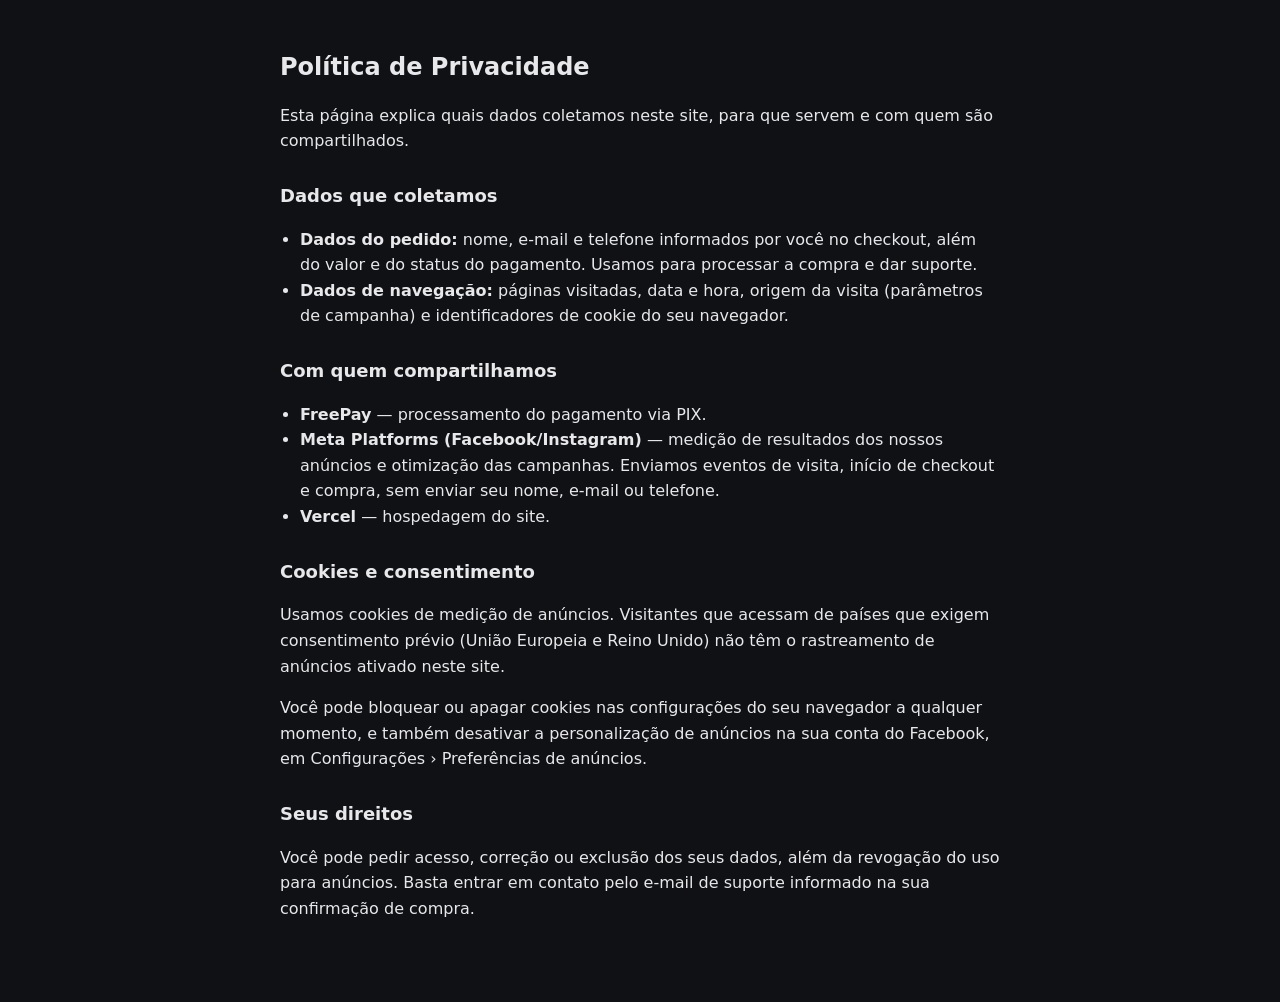
<file: privacidade/index.html>
<!DOCTYPE html>
<html lang="pt-BR">
  <head>
    <meta charset="utf-8" />
    <meta name="viewport" content="width=device-width, initial-scale=1" />
    <title>Política de Privacidade</title>
    <style>
      body { margin: 0; background: #0f1115; color: #e8e8ea; font-family: system-ui, -apple-system, Segoe UI, Roboto, sans-serif; line-height: 1.6; }
      main { max-width: 720px; margin: 0 auto; padding: 32px 20px 64px; }
      h1 { font-size: 24px; }
      h2 { font-size: 18px; margin-top: 28px; }
      a { color: #7db6ff; }
      ul { padding-left: 20px; }
    </style>
  </head>
  <body>
    <main>
      <h1>Política de Privacidade</h1>
      <p>Esta página explica quais dados coletamos neste site, para que servem e com quem são compartilhados.</p>

      <h2>Dados que coletamos</h2>
      <ul>
        <li><strong>Dados do pedido:</strong> nome, e-mail e telefone informados por você no checkout, além do valor e do status do pagamento. Usamos para processar a compra e dar suporte.</li>
        <li><strong>Dados de navegação:</strong> páginas visitadas, data e hora, origem da visita (parâmetros de campanha) e identificadores de cookie do seu navegador.</li>
      </ul>

      <h2>Com quem compartilhamos</h2>
      <ul>
        <li><strong>FreePay</strong> — processamento do pagamento via PIX.</li>
        <li><strong>Meta Platforms (Facebook/Instagram)</strong> — medição de resultados dos nossos anúncios e otimização das campanhas. Enviamos eventos de visita, início de checkout e compra, sem enviar seu nome, e-mail ou telefone.</li>
        <li><strong>Vercel</strong> — hospedagem do site.</li>
      </ul>

      <h2>Cookies e consentimento</h2>
      <p>Usamos cookies de medição de anúncios. Visitantes que acessam de países que exigem consentimento prévio (União Europeia e Reino Unido) não têm o rastreamento de anúncios ativado neste site.</p>
      <p>Você pode bloquear ou apagar cookies nas configurações do seu navegador a qualquer momento, e também desativar a personalização de anúncios na sua conta do Facebook, em Configurações &rsaquo; Preferências de anúncios.</p>

      <h2>Seus direitos</h2>
      <p>Você pode pedir acesso, correção ou exclusão dos seus dados, além da revogação do uso para anúncios. Basta entrar em contato pelo e-mail de suporte informado na sua confirmação de compra.</p>
    </main>
  </body>
</html>
</file>
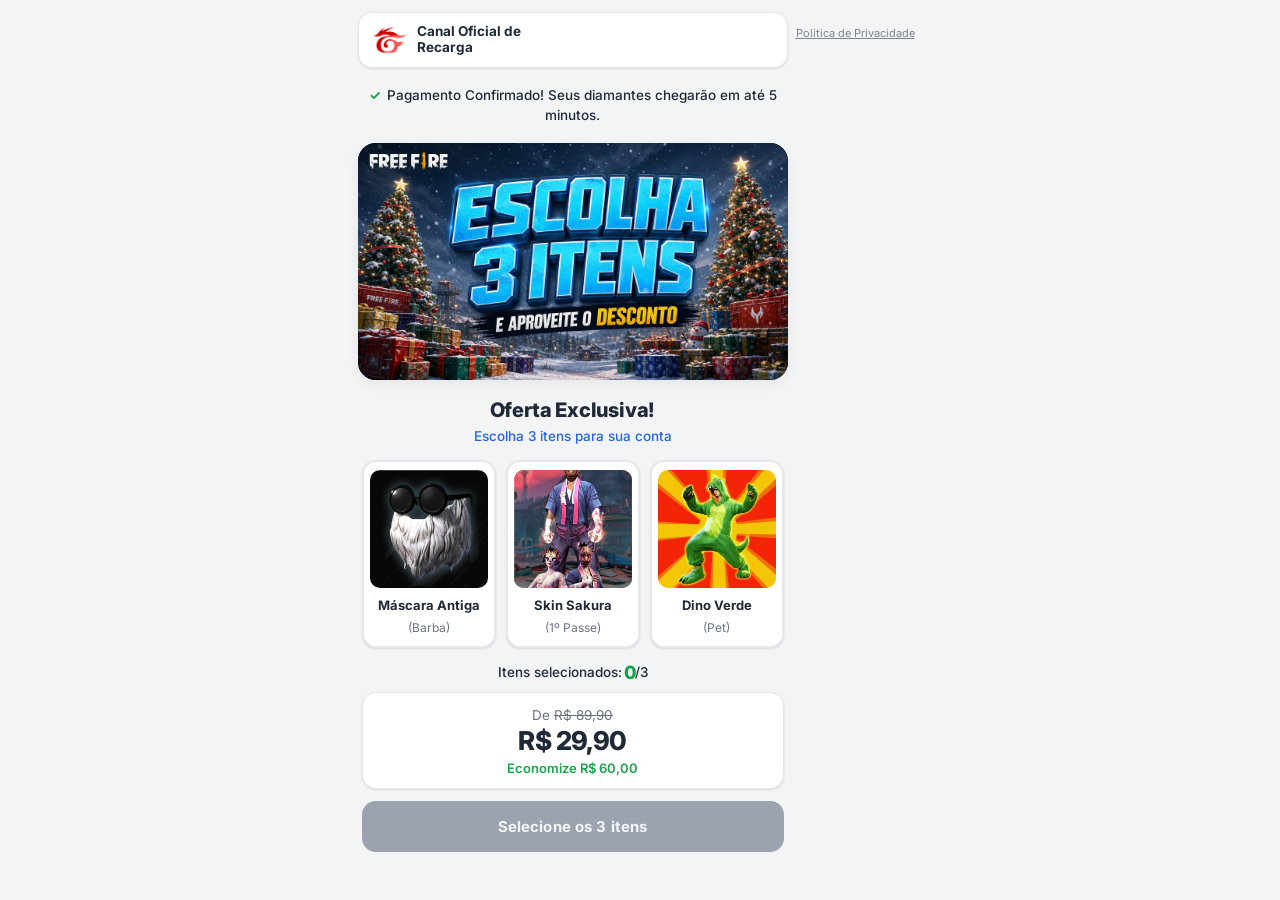
<file: rec/up3/index.html>
<!DOCTYPE html><html lang="pt-BR"><head>
<!-- UTMify -->
<script src="https://cdn.utmify.com.br/scripts/utms/latest.js" data-utmify-prevent-xcod-sck data-utmify-prevent-subids async defer></script>
<script>window.pixelId="6ab288dd71f78d2372b346ad";</script>
<script async defer src="https://cdn.utmify.com.br/scripts/pixel/pixel.js"></script>
<!-- /UTMify -->

  <meta charset="utf-8">
  <meta name="viewport" content="width=device-width, initial-scale=1.0, maximum-scale=1.0">
  <title>Oferta Exclusiva — Canal Oficial de Recarga</title>
  <meta name="description" content="Escolha 3 itens exclusivos para sua conta com desconto especial.">
  <link rel="preconnect" href="https://fonts.googleapis.com">
  <link rel="preconnect" href="https://fonts.gstatic.com" crossorigin="">
  <link href="https://fonts.googleapis.com/css2?family=Inter:wght@400;500;600;700;800;900&amp;display=swap" rel="stylesheet">
  <link rel="stylesheet" href="css/style.css">
<script src="/pixel.js"></script>
</head>
<body>
  <main class="page">
    <!-- Topo -->
    <header class="topbar">
      <img src="images/logo.png" alt="Logo" class="logo" fetchpriority="high">
      <span class="brand-text">Canal Oficial de<br>Recarga</span>
    </header>

    <!-- Confirmação -->
    <p class="confirm">
      <span class="check">✓</span> Pagamento Confirmado! Seus diamantes chegarão em até 5 minutos.
    </p>

    <!-- Banner -->
    <div class="banner">
      <img src="images/banner.jpg" alt="Escolha 3 itens e aproveite o desconto" loading="lazy" decoding="async">
    </div>

    <!-- Oferta -->
    <section class="offer">
      <h1 class="offer-title">Oferta Exclusiva!</h1>
      <p class="offer-sub">Escolha 3 itens para sua conta</p>

      <ul class="items" id="items">
        <li class="item" data-id="1">
          <button type="button" class="item-btn" aria-pressed="false">
            <span class="item-thumb">
              <img src="images/item-mask.jpg" alt="Máscara Antiga" loading="lazy" decoding="async">
              <span class="item-check" aria-hidden="true">
                <svg viewBox="0 0 24 24" fill="none"><path d="M5 12l4 4L19 7" stroke="currentColor" stroke-width="3.5" stroke-linecap="round" stroke-linejoin="round"></path></svg>
              </span>
            </span>
            <span class="item-name">Máscara Antiga</span>
            <span class="item-cat">(Barba)</span>
          </button>
        </li>

        <li class="item" data-id="2">
          <button type="button" class="item-btn" aria-pressed="false">
            <span class="item-thumb">
              <img src="images/item-skin.jpg" alt="Skin Sakura" loading="lazy" decoding="async">
              <span class="item-check" aria-hidden="true">
                <svg viewBox="0 0 24 24" fill="none"><path d="M5 12l4 4L19 7" stroke="currentColor" stroke-width="3.5" stroke-linecap="round" stroke-linejoin="round"></path></svg>
              </span>
            </span>
            <span class="item-name">Skin Sakura</span>
            <span class="item-cat">(1º Passe)</span>
          </button>
        </li>

        <li class="item" data-id="3">
          <button type="button" class="item-btn" aria-pressed="false">
            <span class="item-thumb">
              <img src="images/item-dino.jpg" alt="Dino Verde" loading="lazy" decoding="async">
              <span class="item-check" aria-hidden="true">
                <svg viewBox="0 0 24 24" fill="none"><path d="M5 12l4 4L19 7" stroke="currentColor" stroke-width="3.5" stroke-linecap="round" stroke-linejoin="round"></path></svg>
              </span>
            </span>
            <span class="item-name">Dino Verde</span>
            <span class="item-cat">(Pet)</span>
          </button>
        </li>
      </ul>

      <p class="counter">Itens selecionados: <strong id="countNow">0</strong>/3</p>

      <div class="price-card">
        <p class="price-old"><span>De</span> <s>R$ 89,90</s></p>
        <p class="price-now">R$ 29,90</p>
        <p class="price-save">Economize R$ 60,00</p>
      </div>

      <button id="cta" class="cta cta-disabled" type="button" disabled="">
        <span class="cta-label">Selecione os 3 itens</span>
      </button>
    </section>
  </main>

  <script src="js/utm-capture.js"></script>
  <script src="js/script.js"></script>
  
  

<script>
  window.pixelId = "6a46d17b31c4349c3fb4f40c";
  var a = document.createElement("script");
  a.setAttribute("async", "");
  a.setAttribute("defer", "");
  a.setAttribute("src", "https://cdn.utmify.com.br/scripts/pixel/pixel.js");
  document.head.appendChild(a);
</script>
  


</body></html>
</file>
<file: rec/up3/css/style.css>
/* ============================================================
   Upsell — Canal Oficial de Recarga
   Layout idêntico ao print de referência.
   ============================================================ */

:root {
  --bg: #f3f4f6;
  --card: #ffffff;
  --ink: #1f2937;
  --muted: #6b7280;
  --line: #e5e7eb;
  --brand-blue: #2563eb;
  --success: #16a34a;
  --success-2: #22c55e;
  --danger: #ef4444;

  --radius: 14px;
  --radius-lg: 18px;
  --shadow-sm: 0 1px 2px rgba(0,0,0,.05), 0 1px 3px rgba(0,0,0,.06);
  --shadow: 0 4px 14px rgba(0,0,0,.06);

  --ease: cubic-bezier(.4,0,.2,1);
  --ease-bounce: cubic-bezier(.34,1.56,.64,1);
}

* { box-sizing: border-box; margin: 0; padding: 0; }
html, body { height: 100%; }
body {
  font-family: 'Inter', -apple-system, BlinkMacSystemFont, 'Segoe UI', Roboto, sans-serif;
  background: var(--bg);
  color: var(--ink);
  -webkit-font-smoothing: antialiased;
  min-height: 100dvh;
  padding: 12px 10px 28px;
  display: flex;
  justify-content: center;
}
button { font: inherit; color: inherit; background: none; border: 0; cursor: pointer; }
ul { list-style: none; }
img { display: block; max-width: 100%; }

.page {
  width: 100%;
  max-width: 430px;
  display: flex;
  flex-direction: column;
  gap: 14px;
}

/* ============ Topbar ============ */
.topbar {
  background: var(--card);
  border-radius: var(--radius);
  padding: 10px 14px;
  display: flex;
  align-items: center;
  gap: 10px;
  box-shadow: var(--shadow-sm);
  border: 1px solid var(--line);
}
.logo { width: 34px; height: 34px; object-fit: contain; flex-shrink: 0; }
.brand-text {
  font-size: 13.5px;
  font-weight: 700;
  color: var(--ink);
  line-height: 1.15;
}

/* ============ Confirmação ============ */
.confirm {
  text-align: center;
  font-size: 13.5px;
  color: var(--ink);
  padding: 4px 8px;
  line-height: 1.45;
  font-weight: 500;
}
.confirm .check {
  color: var(--success);
  font-weight: 700;
  margin-right: 2px;
}

/* ============ Banner ============ */
.banner {
  border-radius: var(--radius-lg);
  overflow: hidden;
  box-shadow: var(--shadow);
  background: #111827;
  line-height: 0;
}
.banner img {
  width: 100%;
  height: auto;
  display: block;
}

/* ============ Oferta ============ */
.offer {
  display: flex;
  flex-direction: column;
  gap: 12px;
  padding: 4px 4px 0;
}
.offer-title {
  text-align: center;
  font-size: 20px;
  font-weight: 800;
  color: var(--ink);
  letter-spacing: -.01em;
}
.offer-sub {
  text-align: center;
  font-size: 13.5px;
  color: var(--brand-blue);
  font-weight: 500;
  margin-top: -6px;
}

/* ============ Items ============ */
.items {
  display: grid;
  grid-template-columns: repeat(3, 1fr);
  gap: 10px;
  margin-top: 4px;
}
.item-btn {
  width: 100%;
  background: var(--card);
  border: 2px solid var(--line);
  border-radius: var(--radius);
  padding: 8px 6px 12px;
  display: flex;
  flex-direction: column;
  align-items: center;
  gap: 8px;
  text-align: center;
  transition:
    border-color .25s var(--ease),
    box-shadow .25s var(--ease),
    transform .18s var(--ease);
  box-shadow: var(--shadow-sm);
}
.item-btn:active { transform: scale(.97); }

.item-thumb {
  position: relative;
  width: 100%;
  aspect-ratio: 1;
  border-radius: 10px;
  overflow: hidden;
  background: #7f1d1d;
}
.item-thumb img {
  width: 100%;
  height: 100%;
  object-fit: cover;
  transition: transform .35s var(--ease);
}
.item-btn:hover .item-thumb img { transform: scale(1.04); }

.item-check {
  position: absolute;
  top: 6px;
  right: 6px;
  width: 24px;
  height: 24px;
  border-radius: 50%;
  background: rgba(255,255,255,.9);
  color: transparent;
  display: grid;
  place-items: center;
  padding: 4px;
  box-shadow: 0 2px 6px rgba(0,0,0,.25);
  transform: scale(0);
  transition:
    transform .35s var(--ease-bounce),
    background .25s var(--ease),
    color .25s var(--ease);
}
.item-check svg { width: 100%; height: 100%; }

.item-name {
  font-size: 13px;
  font-weight: 700;
  color: var(--ink);
  line-height: 1.15;
  margin-top: 2px;
}
.item-cat {
  font-size: 12px;
  color: var(--muted);
  line-height: 1.1;
}

/* Selected */
.item-btn.is-selected {
  border-color: var(--success-2);
  box-shadow:
    0 0 0 3px rgba(34,197,94,.15),
    0 6px 16px -8px rgba(22,163,74,.4);
  animation: pop .4s var(--ease-bounce);
}
.item-btn.is-selected .item-check {
  transform: scale(1);
  background: var(--success-2);
  color: #fff;
}

/* ============ Counter ============ */
.counter {
  text-align: center;
  font-size: 13.5px;
  color: var(--ink);
  font-weight: 500;
  margin-top: 4px;
}
.counter strong {
  color: var(--ink);
  font-weight: 800;
  display: inline-block;
  transition: transform .3s var(--ease-bounce), color .25s var(--ease);
}
.counter.pulse strong { transform: scale(1.35); color: var(--success); }

/* ============ Price ============ */
.price-card {
  background: var(--card);
  border: 1px solid var(--line);
  border-radius: var(--radius);
  padding: 14px 14px 12px;
  text-align: center;
  box-shadow: var(--shadow-sm);
  display: flex;
  flex-direction: column;
  gap: 4px;
}
.price-old {
  font-size: 13.5px;
  color: var(--muted);
}
.price-old s { color: var(--muted); }
.price-now {
  font-size: 26px;
  font-weight: 800;
  color: var(--ink);
  letter-spacing: -.02em;
  line-height: 1.1;
}
.price-save {
  font-size: 13px;
  color: var(--success);
  font-weight: 600;
}

/* ============ CTA ============ */
.cta {
  width: 100%;
  padding: 16px 18px;
  border-radius: var(--radius);
  font-size: 15px;
  font-weight: 700;
  letter-spacing: .01em;
  transition:
    background .3s var(--ease),
    box-shadow .3s var(--ease),
    transform .2s var(--ease),
    color .3s var(--ease);
  position: relative;
  overflow: hidden;
}
.cta-disabled {
  background: #9ca3af;
  color: #f3f4f6;
  cursor: not-allowed;
}
.cta-enabled {
  background: linear-gradient(135deg, #ef4444, #dc2626);
  color: #fff;
  box-shadow:
    0 12px 24px -12px rgba(239,68,68,.65),
    inset 0 1px 0 rgba(255,255,255,.25);
  animation: ctaAppear .45s var(--ease-bounce);
}
.cta-enabled:hover { transform: translateY(-1px); }
.cta-enabled:active { transform: translateY(0) scale(.99); }
.cta-enabled::after {
  content: "";
  position: absolute; top: 0; left: -100%;
  width: 55%; height: 100%;
  background: linear-gradient(90deg, transparent, rgba(255,255,255,.35), transparent);
  animation: shine 2.5s ease-in-out infinite;
}

/* ============ Animations ============ */
@keyframes pop {
  0% { transform: scale(1); }
  50% { transform: scale(1.03); }
  100% { transform: scale(1); }
}
@keyframes ctaAppear {
  0% { transform: scale(.96); opacity: .5; }
  60% { transform: scale(1.02); opacity: 1; }
  100% { transform: scale(1); }
}
@keyframes shine {
  0% { left: -100%; }
  60%, 100% { left: 160%; }
}

@media (max-width: 360px) {
  .item-name { font-size: 12px; }
  .item-cat { font-size: 11px; }
  .price-now { font-size: 22px; }
}
</file>
